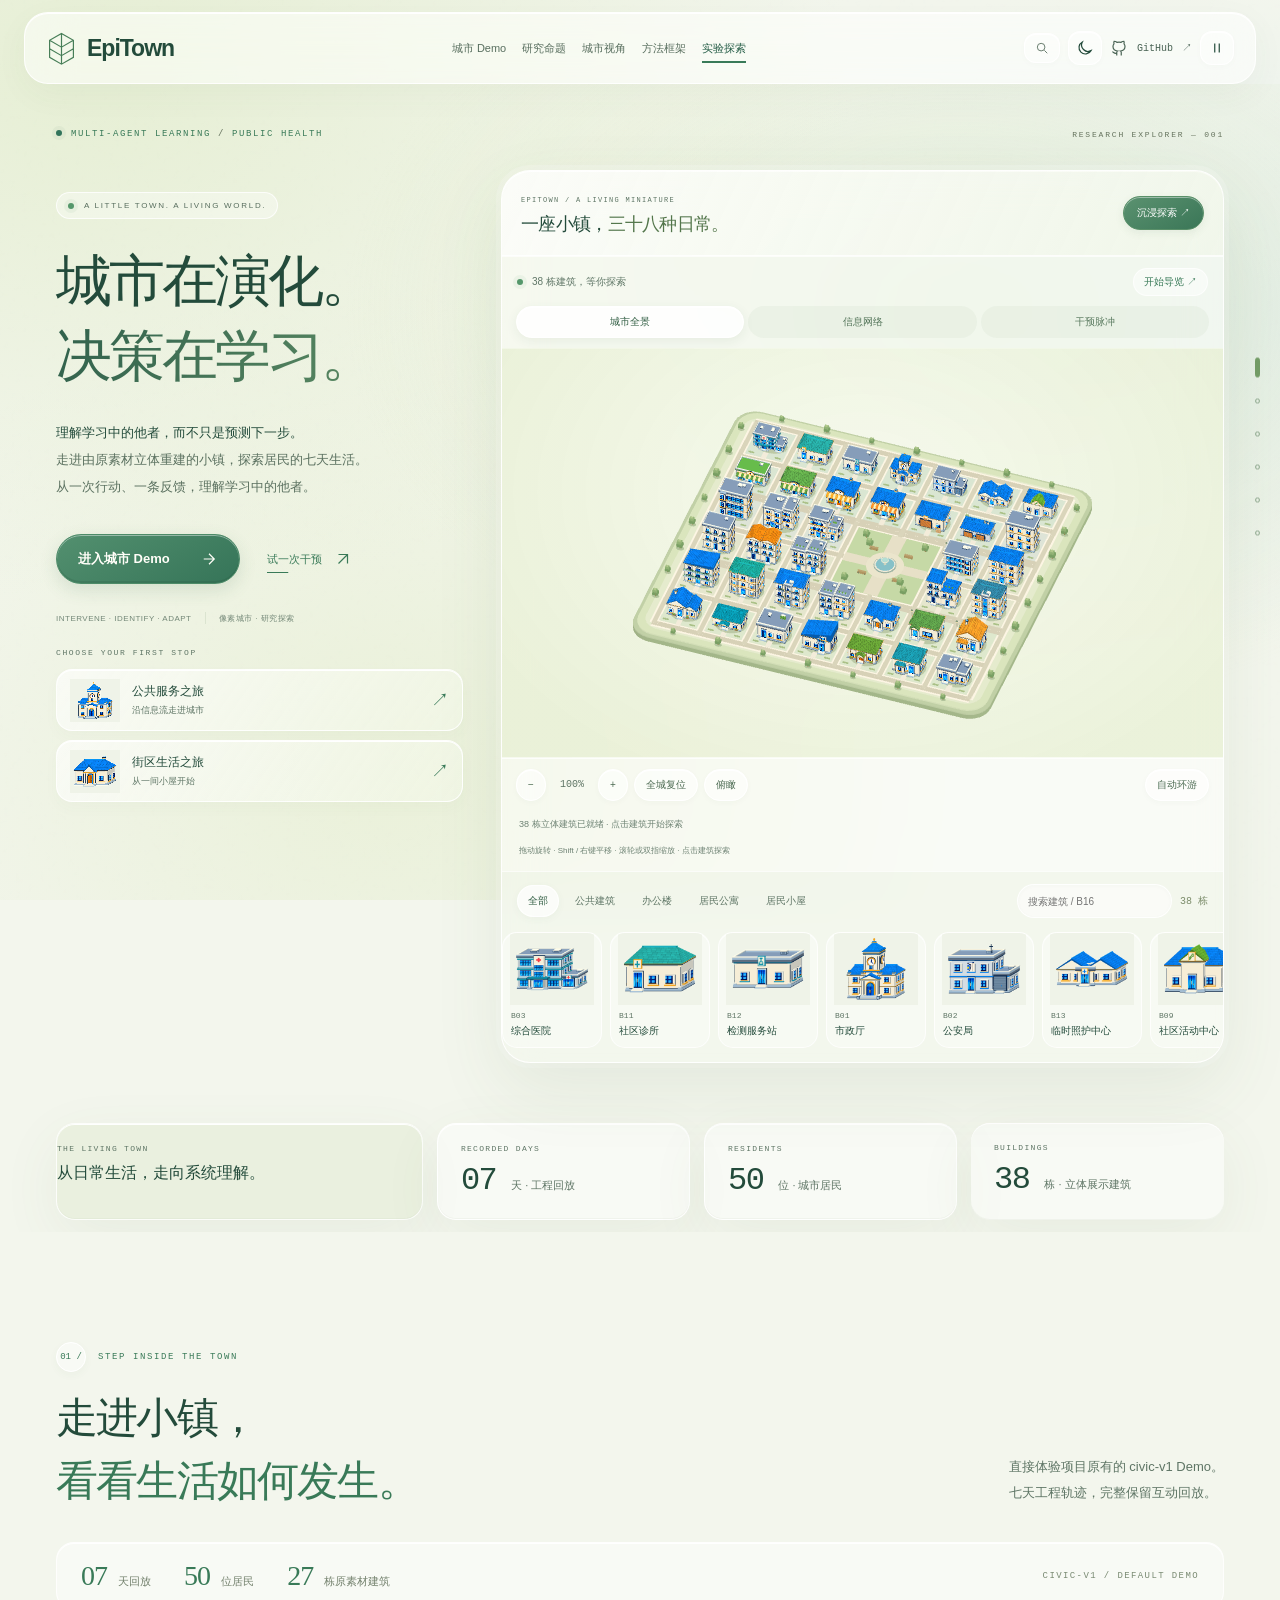
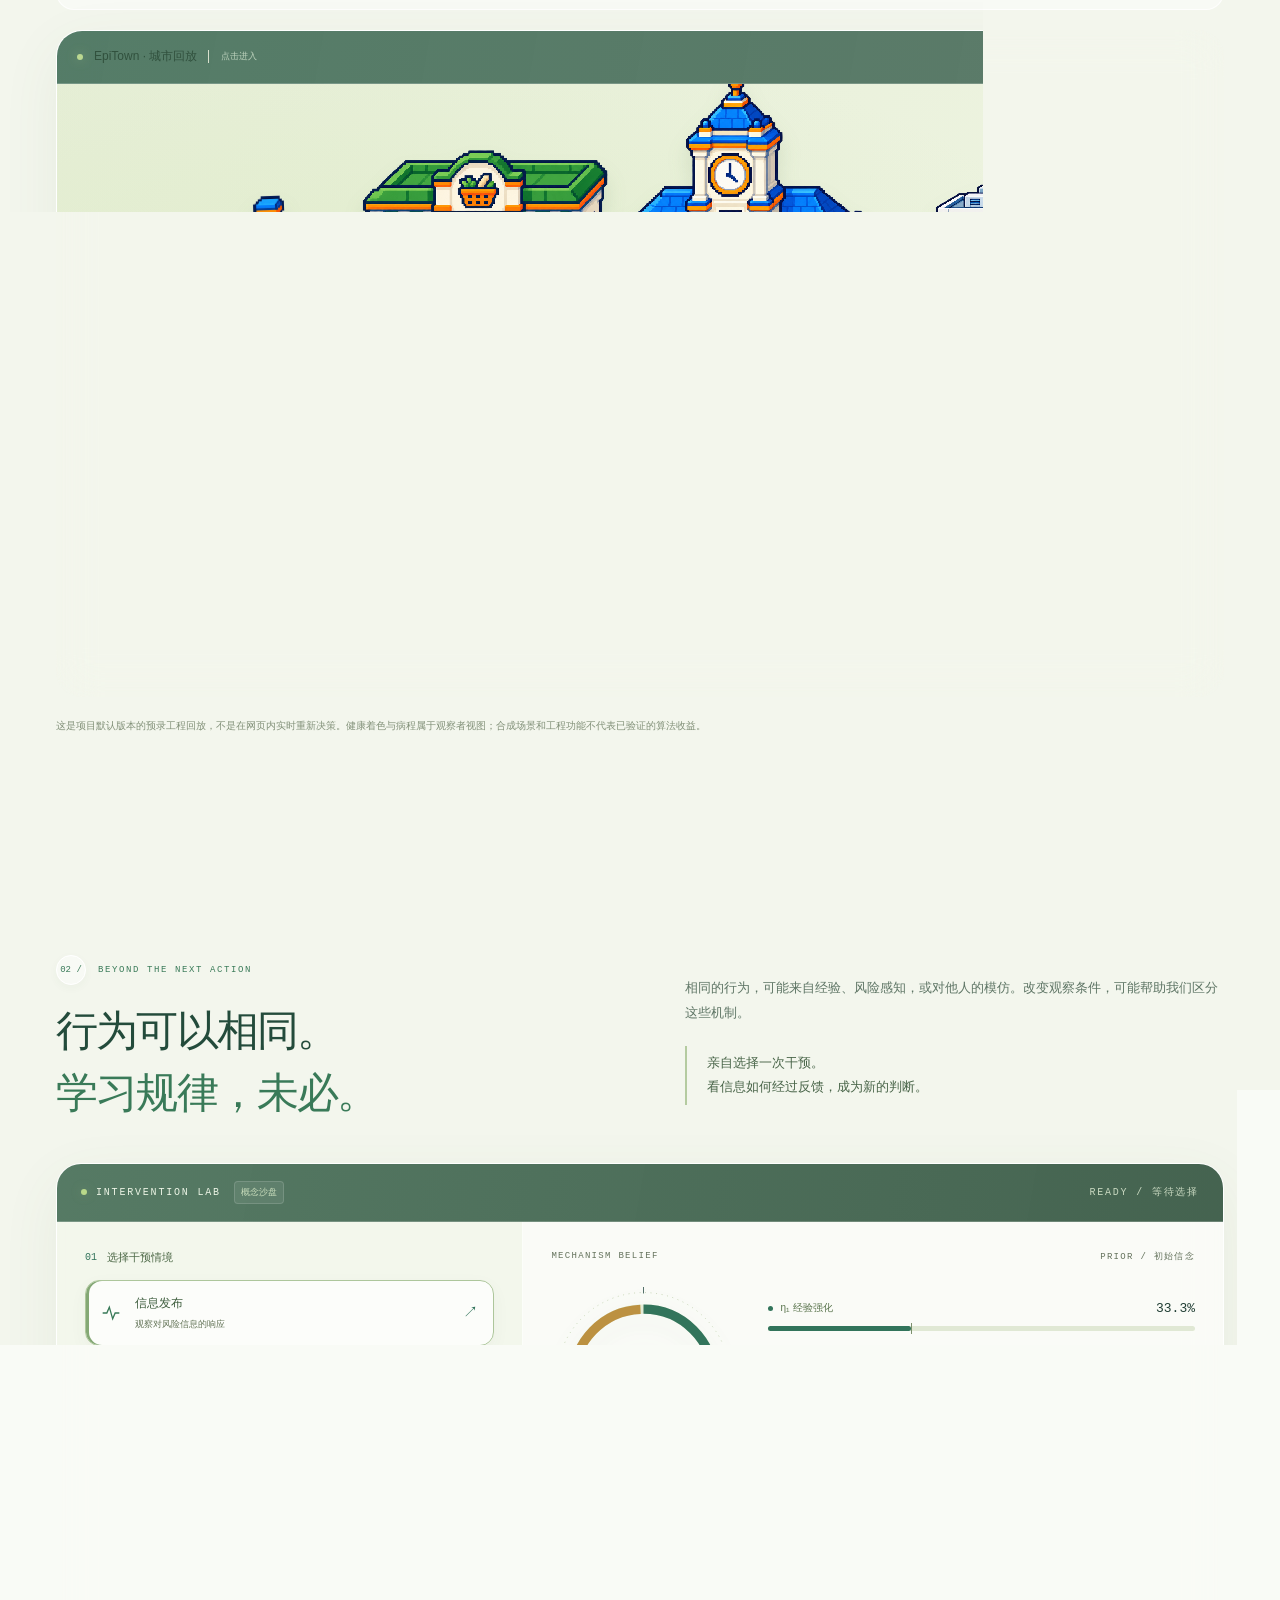
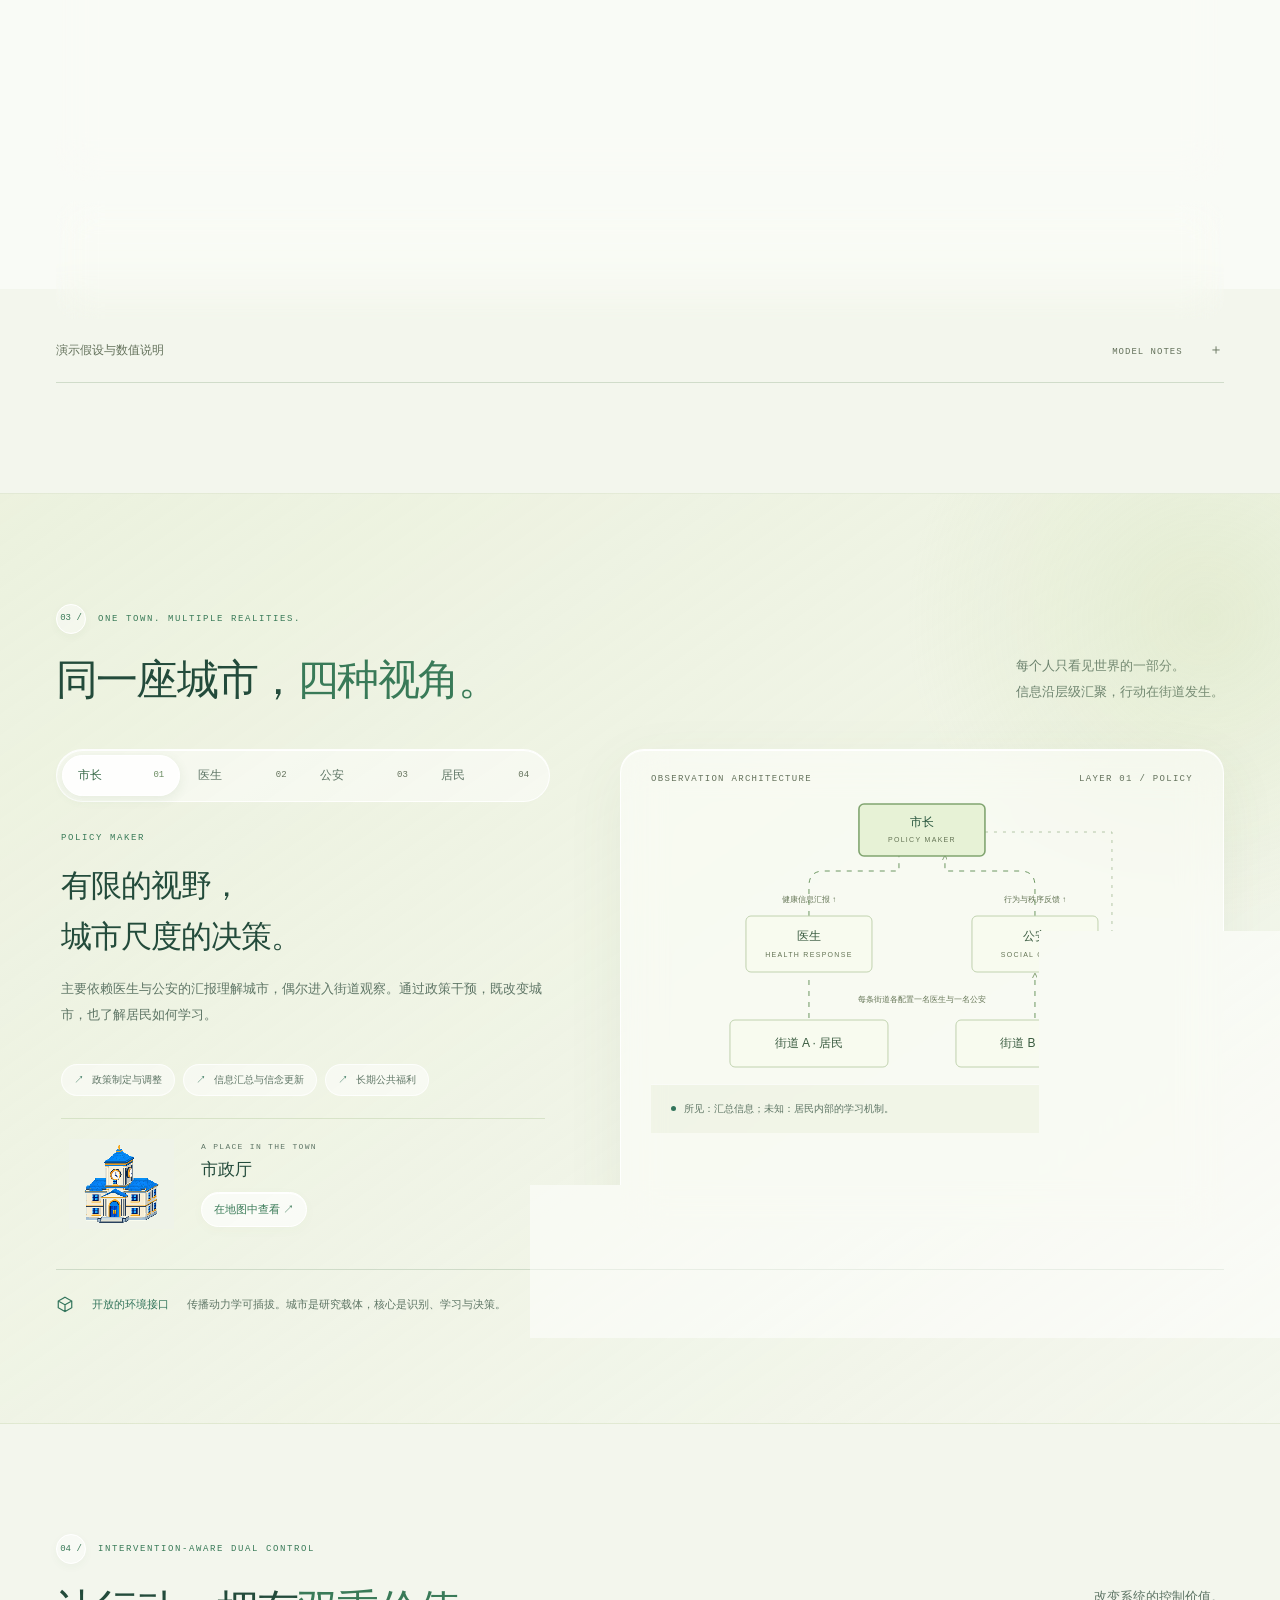
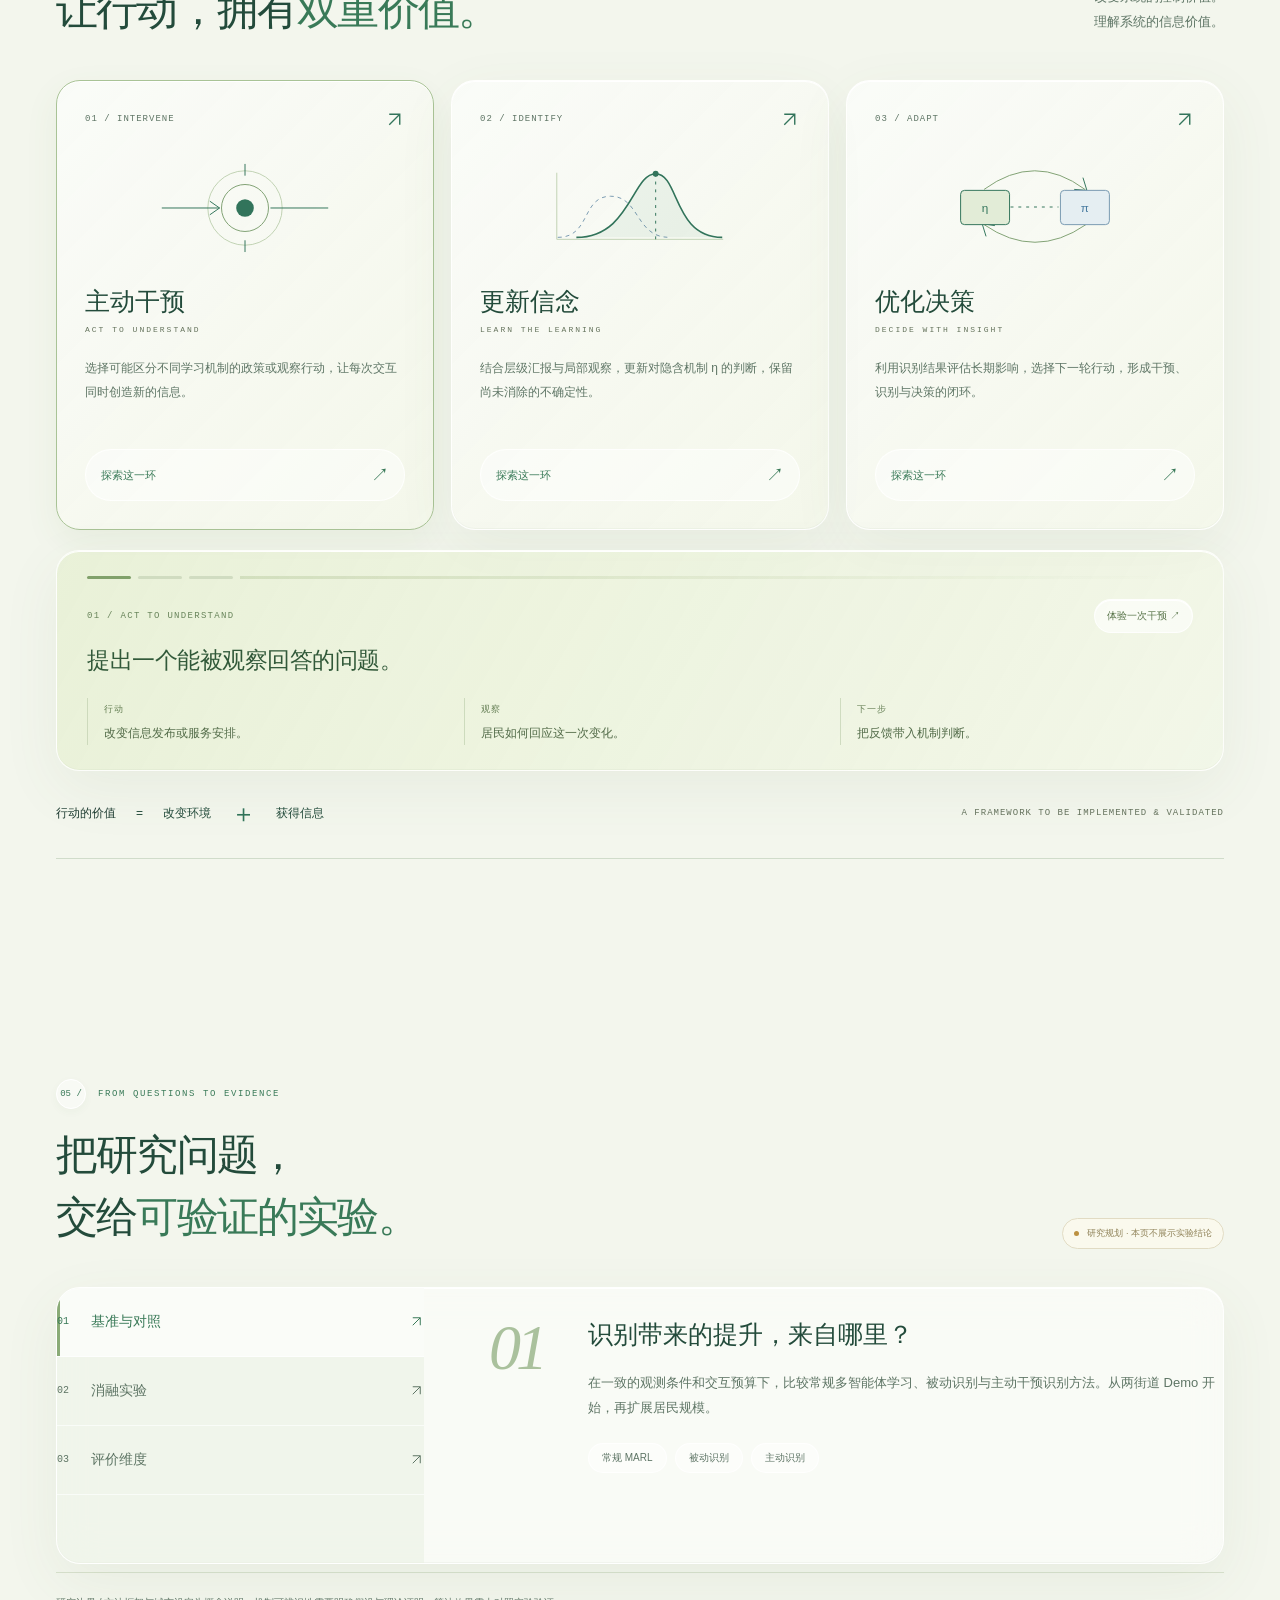
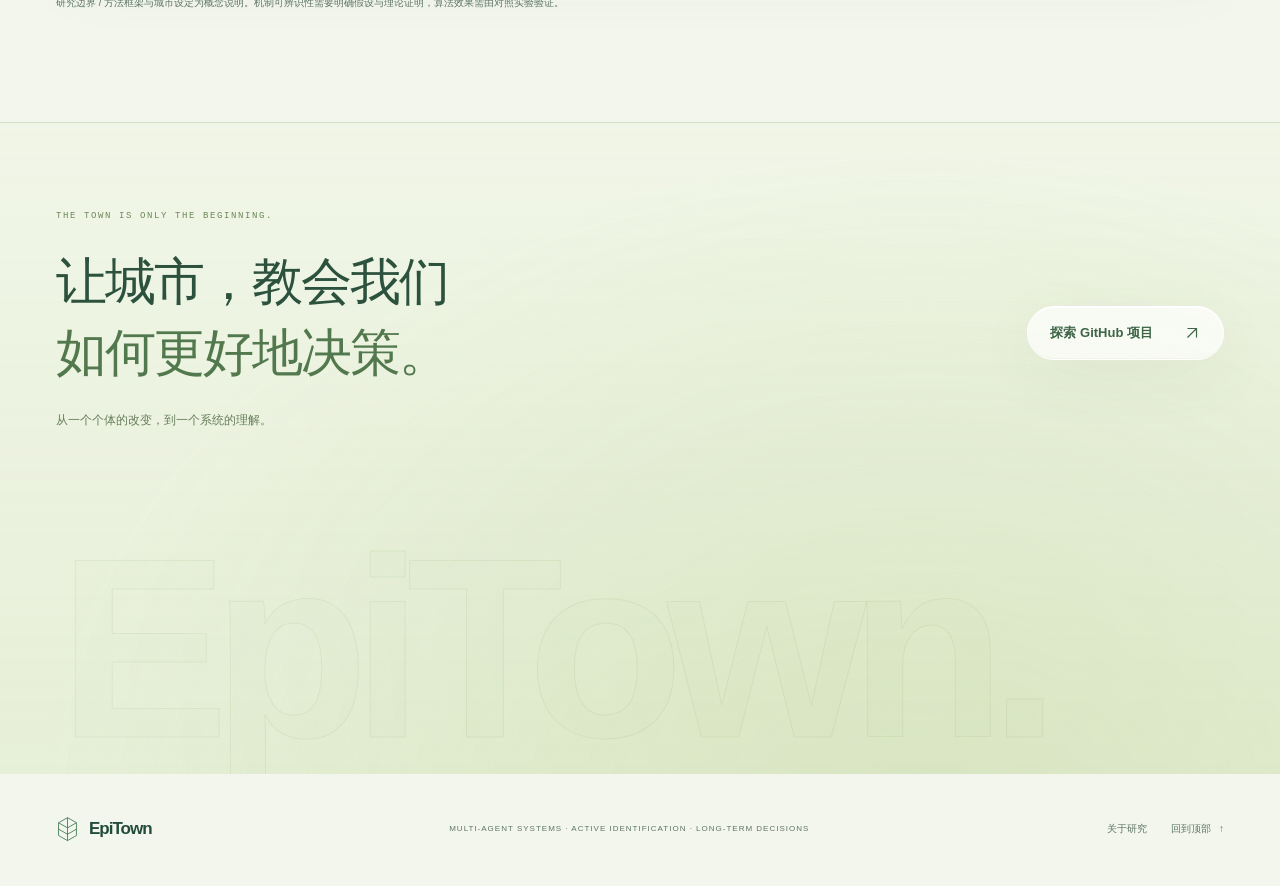
<file: index.html>
<!doctype html>
<html lang="zh-CN">
<head>
  <meta charset="utf-8">
  <meta name="viewport" content="width=device-width, initial-scale=1">
  <meta name="theme-color" content="#f7f8ef">
  <meta name="description" content="EpiTown：在一座持续学习的城市里，探索主动干预、隐藏学习规律识别与长期公共卫生决策。">
  <meta property="og:title" content="EpiTown — A city that learns">
  <meta property="og:description" content="理解学习中的他者。公共卫生多智能体研究的像素小镇、原始工程回放与交互式研究沙盘。">
  <meta property="og:type" content="website">
  <title>EpiTown — 城市在演化，决策在学习</title>
  <link rel="icon" href="data:image/svg+xml,%3Csvg xmlns='http://www.w3.org/2000/svg' viewBox='0 0 40 40'%3E%3Crect width='40' height='40' rx='10' fill='%230d201e'/%3E%3Cpath d='M10 29V14l10-6 10 6v15H10m10-21v21m-10-9 10 5 10-5' fill='none' stroke='%2379efc2' stroke-width='2'/%3E%3C/svg%3E">
  <style>
    :root{--bg:#080f16;--panel:#0d1720;--panel2:#111f28;--text:#e8ede9;--soft:#9baeb4;--muted:#758991;--line:#26363d;--green:#79efc2;--blue:#8db9ff;--peach:#f5ad84;--max:1380px;color-scheme:dark}
    *{box-sizing:border-box}html{scroll-behavior:smooth;scroll-padding-top:100px}body{margin:0;background:var(--bg);color:var(--text);font-family:Inter,"Segoe UI","PingFang SC","Microsoft YaHei",sans-serif;-webkit-font-smoothing:antialiased}body::before{content:"";position:fixed;inset:0;z-index:-1;pointer-events:none;background-image:url("data:image/svg+xml,%3Csvg viewBox='0 0 180 180' xmlns='http://www.w3.org/2000/svg'%3E%3Cfilter id='n'%3E%3CfeTurbulence type='fractalNoise' baseFrequency='.85' numOctaves='3' stitchTiles='stitch'/%3E%3C/filter%3E%3Crect width='100%25' height='100%25' opacity='.035' filter='url(%23n)'/%3E%3C/svg%3E")}
    ::selection{background:var(--green);color:var(--bg)}a{color:inherit;text-decoration:none}button,input{font:inherit}button{color:inherit;cursor:pointer}button,a{-webkit-tap-highlight-color:transparent}button:focus-visible,a:focus-visible{outline:2px solid var(--green);outline-offset:5px}button:disabled{cursor:wait;opacity:.6}button{touch-action:manipulation}svg{display:block}svg.icon{width:18px;height:18px;fill:none;stroke:currentColor;stroke-width:1.6;flex-shrink:0}p{color:var(--soft);font-size:15px;line-height:1.95}h1,h2,h3,p{margin-top:0}h2{font-size:clamp(31px,3.25vw,48px);line-height:1.5;letter-spacing:-1.7px;font-weight:520}h3{font-weight:500}em{font-style:normal;color:var(--green)}.wrap{width:calc(100% - 112px);max-width:var(--max);margin-inline:auto}.mono{font-family:"SFMono-Regular",Consolas,"Liberation Mono",monospace}.eyebrow{font-family:Consolas,monospace;font-size:10px;letter-spacing:2px;font-weight:400;line-height:1.8;color:var(--green)}.eyebrow .dim{color:var(--muted)}.dot{display:inline-block;width:6px;height:6px;border-radius:100%;background:var(--green);box-shadow:0 0 12px #79efc260;margin-right:9px}.skip{position:fixed;top:-80px;left:20px;z-index:100;padding:16px;background:var(--green);color:var(--bg)}.skip:focus{top:12px}.screen-reader{position:absolute;width:1px;height:1px;padding:0;margin:-1px;overflow:hidden;clip:rect(0,0,0,0);white-space:nowrap;border:0}[hidden]{display:none!important}
    .progress{position:fixed;z-index:99;left:0;top:0;height:2px;background:var(--green);width:0;box-shadow:0 0 14px #79efc2}
    header{position:sticky;top:0;z-index:30;background:#080f16e8;backdrop-filter:blur(18px);border-bottom:1px solid #ffffff0a}.header-inner{height:86px;display:flex;align-items:center;justify-content:space-between;gap:30px}.brand{display:flex;align-items:center;gap:10px;font-size:24px;letter-spacing:-.8px;font-weight:600}.brand-icon{width:31px;height:34px;stroke:var(--green);fill:none;stroke-width:1.4}.brand small{font-family:Consolas,monospace;font-size:8px;letter-spacing:1.7px;font-weight:400;line-height:1.5;color:var(--muted);border-left:1px solid var(--line);margin-left:9px;padding-left:18px}.desktop-nav{display:flex;gap:28px;font-size:12px;color:var(--soft)}.desktop-nav a{position:relative;transition:color .2s}.desktop-nav a:hover,.desktop-nav a[aria-current]{color:var(--green)}.header-actions{display:flex;gap:18px;align-items:center}.github-link{font-family:Consolas,monospace;font-size:11px;display:flex;align-items:center;gap:9px;color:#c4cdd0}.icon-button{display:grid;place-items:center;background:none;border:1px solid var(--line);width:36px;height:36px;border-radius:50%;transition:color .2s,border .2s}.icon-button:hover{color:var(--green);border-color:var(--green)}.menu-toggle{display:none}.mobile-nav{padding:10px 24px 24px;display:grid;gap:0}.mobile-nav a{padding:13px 0;border-top:1px solid var(--line);font-size:14px}
    .hero{position:relative;isolation:isolate;padding-top:66px;overflow:hidden}.hero::before{content:"";position:absolute;width:900px;height:750px;top:-170px;right:-280px;background:radial-gradient(ellipse,#1b65542b,transparent 65%);z-index:-1}.hero-topline{display:flex;justify-content:space-between;align-items:center;color:var(--muted);font-size:10px;letter-spacing:1.5px}.hero-layout{display:grid;grid-template-columns:.92fr 1.18fr;align-items:center;min-height:665px;gap:0}.hero-copy{position:relative;z-index:2;padding:38px 0 65px}.hero-kicker{font-size:11px;color:var(--soft);letter-spacing:3px;margin-bottom:26px}.hero h1{font-size:clamp(45px,4.65vw,70px);font-weight:500;line-height:1.35;letter-spacing:-3px;margin-bottom:24px}.hero h1 em{display:block;position:relative;background:linear-gradient(110deg,#c2f6db 0%,#79efc2 70%,#4ba78f 100%);-webkit-background-clip:text;background-clip:text;color:transparent}.hero .lead{font-size:14px;line-height:2.05;max-width:430px;color:#9baeb4}.hero .lead strong{color:#dae3e1;font-weight:400}.actions{display:flex;align-items:center;gap:27px;margin-top:34px}.button{border:1px solid var(--green);background:var(--green);color:#092018;display:inline-flex;gap:30px;align-items:center;justify-content:center;font-size:13px;padding:17px 22px;border-radius:5px;font-weight:600;transition:background .2s,transform .2s,box-shadow .2s}.button:hover{background:#b0f8da;transform:translateY(-2px);box-shadow:0 10px 30px #79efc214}.text-link{display:inline-flex;align-items:center;gap:12px;font-size:12px;color:#c4d1cf}.text-link:hover{color:var(--green)}.hero-footnote{display:flex;align-items:center;gap:13px;color:var(--muted);font-size:10px;margin-top:35px}.hero-footnote i{height:12px;width:1px;background:var(--line)}.hero-visual{position:relative;min-width:0;align-self:stretch;display:flex;align-items:center;margin:0 -55px 0 -30px;isolation:isolate}.hero-visual::before{content:"";position:absolute;inset:5% -6% 10%;background:radial-gradient(ellipse,#14463f30,transparent 68%);z-index:-1}.city-stage{width:100%;transition:transform .5s ease;transform:translate3d(var(--px,0),var(--py,0),0)}.city-scene{width:100%;height:auto;overflow:visible}.scene-tag{position:absolute;top:50px;left:56px;display:flex;align-items:center;gap:10px;font:9px Consolas,monospace;color:var(--soft);letter-spacing:1px}.scene-tag::before{content:"";display:block;width:22px;height:1px;background:var(--green)}.scene-coordinate{position:absolute;right:30px;top:49px;font:8px Consolas,monospace;color:var(--muted);letter-spacing:2px;text-align:right;line-height:1.9}.scene-note{position:absolute;bottom:93px;left:60px;background:#0e1d24b8;backdrop-filter:blur(12px);border:1px solid #36504b;border-radius:5px;padding:14px 18px;min-width:185px;box-shadow:0 12px 35px #0003}.scene-note-top{display:flex;align-items:center;gap:9px;font-size:9px;color:var(--green);letter-spacing:.7px}.scene-note p{font-size:11px;margin:8px 0 0;color:#d4dddc;line-height:1.7}.scene-note small{display:block;font-size:8px;color:var(--muted);margin-top:5px}.scene-controls{display:flex;position:absolute;bottom:30px;left:50%;transform:translateX(-50%);padding:5px;border:1px solid #32423f;background:#101d23dc;border-radius:7px;gap:3px;white-space:nowrap;backdrop-filter:blur(12px)}.scene-controls button{border:0;background:none;color:var(--soft);font-size:10px;border-radius:3px;padding:10px 13px;display:flex;align-items:center;gap:7px}.scene-controls button svg{width:13px;height:13px}.scene-controls button[aria-pressed=true]{color:var(--green);background:#79efc212}.scene-controls button:hover{color:var(--text)}.scene-label{position:absolute;right:40px;bottom:102px;writing-mode:vertical-rl;font:8px Consolas,monospace;letter-spacing:2px;color:#526f70}
    .index-strip{display:grid;grid-template-columns:1.2fr repeat(3,1fr);border-top:1px solid var(--line);border-bottom:1px solid var(--line);padding:26px 0 28px}.index-strip>div{border-right:1px solid var(--line);padding:0 35px}.index-strip>div:first-child{padding-left:0}.index-strip>div:last-child{border:0}.index-strip .label{font-size:9px;color:var(--muted);letter-spacing:1.8px;margin-bottom:9px}.index-strip strong{font:32px Consolas,monospace;letter-spacing:-1.5px}.index-strip span{font-size:11px;color:var(--soft);margin-left:15px}.index-strip .research-tag{font-size:16px;font-weight:400;line-height:1.6;letter-spacing:0}
    .section{padding:112px 0}.section-head{display:flex;justify-content:space-between;gap:50px;align-items:flex-end;margin-bottom:46px}.section-head h2{margin:17px 0 0}.section-head>p{font-size:12px;max-width:340px;margin:0 0 7px}.section-number{color:#516b72;margin-right:20px}.question{display:grid;grid-template-columns:1fr 1fr;gap:92px;align-items:center}.question h2{margin:20px 0 26px}.question>div>p{font-size:13px;max-width:470px}.callout{border-left:2px solid var(--green);padding:5px 0 5px 19px;margin-top:28px;color:#c4d2ce;font-size:13px;line-height:1.9}.belief-demo{position:relative;border:1px solid var(--line);border-radius:10px;padding:29px 32px;background:linear-gradient(145deg,#14242a99,#0d1720aa);box-shadow:0 20px 65px #0002}.panel-topline{display:flex;justify-content:space-between;align-items:center;gap:15px;font:9px Consolas,monospace;color:var(--muted);letter-spacing:1.3px}.panel-topline .panel-light{display:flex;gap:5px}.panel-light i{width:4px;height:4px;background:#3b535a;border-radius:50%}.panel-light i:first-child{background:var(--green)}.belief-demo h3{font-size:17px;margin:29px 0 7px}.belief-subtitle{font-size:11px;color:var(--muted);margin-bottom:28px}.belief-bars{display:grid;gap:21px}.belief-row{display:grid;grid-template-columns:100px 1fr 34px;gap:12px;align-items:center;font-size:11px;color:var(--soft)}.bar-track{height:7px;border-radius:10px;background:#23333c;overflow:hidden}.bar-fill{height:100%;width:var(--value);background:var(--green);border-radius:10px;transition:width .8s cubic-bezier(.2,.7,.2,1)}.belief-row:nth-child(2) .bar-fill{background:var(--blue)}.belief-row:nth-child(3) .bar-fill{background:var(--peach)}.bar-value{text-align:right;font:11px Consolas,monospace;color:#cad9d9}.belief-switch{display:flex;margin-top:31px;border:1px solid #2d4248;border-radius:5px;padding:4px;gap:4px}.belief-switch button{flex:1;border:0;background:none;font-size:11px;color:var(--soft);padding:11px 7px;border-radius:3px;transition:background .2s}.belief-switch button[aria-pressed=true]{background:#294038;color:#b7f3d6}.belief-switch button:hover{color:var(--text)}.belief-caption{min-height:44px;margin:18px 0 0;font-size:11px;line-height:1.8}.demo-disclaimer{font-size:9px!important;color:#7e939b!important;border-top:1px solid var(--line);padding-top:16px;margin:16px 0 0!important;line-height:1.7!important}
    .town-section{position:relative;background:linear-gradient(180deg,#101d23b3,#0a131b);border-block:1px solid #23343b;overflow:hidden}.town-section::before{content:"";position:absolute;right:-250px;top:-200px;width:650px;height:650px;border-radius:50%;background:radial-gradient(circle,#244f3d29,transparent 65%);pointer-events:none}.role-layout{display:grid;grid-template-columns:.9fr 1.1fr;gap:70px}.role-tabs{display:grid;grid-template-columns:repeat(4,1fr);gap:6px;border-bottom:1px solid var(--line);padding-bottom:20px}.role-tabs button{background:none;border:1px solid transparent;border-radius:5px;padding:15px 12px;text-align:left;display:flex;justify-content:space-between;align-items:center;color:var(--soft);font-size:12px;transition:background .2s}.role-tabs small{font:9px Consolas,monospace;color:var(--muted)}.role-tabs button[aria-selected=true]{background:#79efc211;border-color:#5b94794d;color:var(--green)}.role-tabs button:hover{background:#ffffff07}.role-panel{padding-top:28px;min-height:313px}.role-panel .eyebrow{font-size:9px}.role-panel h3{font-size:24px;letter-spacing:-.6px;line-height:1.65;margin:14px 0}.role-panel p{font-size:12px;min-height:70px}.role-list{list-style:none;padding:0;margin:18px 0 0;display:flex;flex-wrap:wrap;gap:8px}.role-list li{padding:8px 10px;border:1px solid #2a4145;border-radius:3px;font-size:10px;color:#b3c6c4}.role-list li::before{content:"↗";margin-right:8px;color:var(--green)}.network-panel{border:1px solid #30444a;border-radius:8px;padding:24px 30px;background:#0a141c9c;min-height:410px;position:relative;overflow:hidden}.network-panel::after{content:"";position:absolute;inset:0;background-image:radial-gradient(#688a8130 .6px,transparent .6px);background-size:18px 18px;pointer-events:none;z-index:0}.network-panel>*{position:relative;z-index:1}.hierarchy{width:100%;height:300px;overflow:visible}.hierarchy text{font-family:"Segoe UI","Microsoft YaHei",sans-serif}.hierarchy .node-bg{fill:#14242c;stroke:#3e535a;stroke-width:1}.hierarchy .node-name{fill:#afc1c6;font-size:12px}.hierarchy .node-en{fill:#789097;font-size:7px;letter-spacing:1.3px}.hierarchy .flow-link{fill:none;stroke:#4c786b;stroke-width:1;stroke-dasharray:4 6;animation:dash 8s linear infinite}.hierarchy .node.active .node-bg{fill:#18372f;stroke:var(--green)}.hierarchy .node.active .node-name{fill:var(--green)}.network-caption{display:flex;align-items:center;gap:8px;font-size:10px;color:var(--soft);border-top:1px solid var(--line);padding-top:15px}.network-caption::before{content:"";width:5px;height:5px;background:var(--green);border-radius:50%}.town-bottom{display:flex;gap:18px;align-items:center;border-top:1px solid var(--line);padding-top:25px;margin-top:40px;font-size:11px;color:var(--muted)}.town-bottom b{font-weight:400;color:var(--green);white-space:nowrap}.town-bottom .icon{color:var(--green)}
    .method-headline{max-width:730px}.method-section .section-head p{max-width:270px}.method-grid{display:grid;grid-template-columns:repeat(3,1fr);border:1px solid var(--line);border-radius:8px;overflow:hidden}.method-card{position:relative;padding:31px 32px 36px;border-right:1px solid var(--line);background:linear-gradient(145deg,#11202788,transparent);transition:background .25s}.method-card:last-child{border-right:0}.method-card:hover{background:#13252b}.method-step{display:flex;justify-content:space-between;align-items:center;color:var(--muted);font:11px Consolas,monospace}.method-step .icon{color:var(--green);width:21px;height:21px}.method-visual{height:105px;display:flex;align-items:center;justify-content:center;margin:20px 0 10px}.method-visual svg{height:93px;width:200px;overflow:visible}.method-card h3{font-size:23px;margin-bottom:5px}.method-card .eyebrow{font-size:8px;letter-spacing:2px;color:var(--muted)}.method-card p{font-size:12px;margin-top:20px;margin-bottom:0;min-height:70px}.method-equation{display:flex;justify-content:space-between;align-items:center;gap:30px;padding:28px 0;border-bottom:1px solid var(--line)}.equation{display:flex;align-items:center;flex-wrap:wrap;gap:20px;font-size:12px;color:var(--soft)}.equation b{color:var(--text);font-weight:500}.equation .plus{font:25px Consolas,monospace;color:var(--green)}.method-equation>.mono{font-size:9px;letter-spacing:1px;color:var(--muted)}
    .experiments{padding-top:5px}.status{display:inline-flex;align-items:center;gap:8px;padding:8px 11px;border:1px solid #384843;border-radius:30px;font-size:9px;color:#b8c7c3;white-space:nowrap}.status i{width:5px;height:5px;background:var(--peach);border-radius:50%}.experiment-layout{display:grid;grid-template-columns:1fr 2fr;gap:65px;border-top:1px solid var(--line)}.experiment-tabs{display:grid;align-content:start}.experiment-tabs button{border:0;background:none;text-align:left;padding:25px 0;border-bottom:1px solid var(--line);display:flex;align-items:center;gap:22px;color:var(--muted);font-size:14px}.experiment-tabs button small{font:10px Consolas,monospace}.experiment-tabs button .icon{margin-left:auto;width:15px;height:15px}.experiment-tabs button[aria-selected=true]{color:var(--green)}.experiment-content{padding:28px 0 0;display:grid;grid-template-columns:75px 1fr;gap:24px;min-height:275px}.big-number{font:64px Consolas,monospace;line-height:1;color:#36504c;letter-spacing:-5px}.experiment-content h3{font-size:23px;margin-bottom:17px;line-height:1.5}.experiment-content p{font-size:12px;margin-bottom:22px}.tags{display:flex;gap:8px;flex-wrap:wrap}.tags span{border:1px solid #2b3f45;border-radius:3px;padding:7px 10px;font-size:10px;color:#9db3b8}.experiment-note{font-size:10px;color:var(--muted);line-height:1.8;border-top:1px solid var(--line);padding-top:21px;margin-top:8px}
    .closing{overflow:hidden;position:relative;padding:85px 0 0;background:radial-gradient(ellipse at 50% 100%,#2b624d30,transparent 70%);border-top:1px solid var(--line)}.closing .wrap{position:relative}.closing-top{display:flex;justify-content:space-between;align-items:center;gap:30px}.closing h2{font-size:clamp(34px,4.5vw,68px);line-height:1.4;letter-spacing:-2px;margin:22px 0 20px}.closing p{font-size:12px;margin:0 0 25px}.closing .button{padding:17px 22px}.closing-word{font-family:"Segoe UI",Arial,sans-serif;font-size:clamp(110px,20vw,300px);letter-spacing:-.075em;font-weight:600;line-height:.98;color:#ffffff04;-webkit-text-stroke:1px #486d5b55;margin:35px 0 -12px;white-space:nowrap;user-select:none}.footer{padding:31px 0;border-top:1px solid var(--line);display:flex;align-items:center;justify-content:space-between;gap:24px}.footer .brand{font-size:17px}.footer .brand-icon{width:23px;height:27px}.footer-text{font-size:9px;color:var(--muted);letter-spacing:.3px}.footer-links{display:flex;align-items:center;gap:24px;font-size:10px;color:#a2b3b6}.footer-links a{display:flex;align-items:center;gap:8px}.footer-links a:hover{color:var(--green)}.footer-links svg{width:13px;height:13px}
    .reveal{transition:opacity .7s,transform .7s}.reveal.pending{opacity:0;transform:translateY(24px)}.motion-paused *,.motion-paused *::before,.motion-paused *::after{animation-play-state:paused!important}.motion-paused .city-stage{transform:none!important}.motion-paused .bar-fill{transition:none}@keyframes dash{to{stroke-dashoffset:-80}}
    @media(min-width:1600px){.hero-layout{min-height:730px}.hero h1{font-size:74px}.hero-visual{margin-right:-30px}.scene-note{bottom:110px}}
    @media(max-width:1150px){.wrap{width:calc(100% - 72px)}.desktop-nav{gap:19px}.brand small{display:none}.hero{padding-top:42px}.hero-layout{min-height:610px;grid-template-columns:1fr 1.15fr}.hero h1{font-size:49px;letter-spacing:-2px}.hero-visual{margin-right:-32px;margin-left:-18px}.scene-note{left:30px;bottom:85px}.scene-coordinate{right:22px}.scene-tag{left:35px;top:65px;font-size:8px}.scene-controls{bottom:22px}.scene-controls button{padding:9px 10px;font-size:9px}.scene-label{display:none}.question{gap:45px}.role-layout{gap:40px}.belief-demo{padding:25px}.index-strip>div{padding-inline:22px}.index-strip span{margin-left:8px}.method-card{padding:25px}.role-tabs button{padding:13px 8px}.experiment-layout{gap:40px}.experiment-content{grid-template-columns:50px 1fr}.big-number{font-size:50px}.network-panel{padding:23px}.header-actions{gap:12px}}
    @media(max-width:900px){.desktop-nav{gap:15px;font-size:11px}.hero h1{font-size:42px}.hero .lead{font-size:12px}.hero-layout{min-height:540px}.hero-copy{padding:35px 0}.actions{gap:18px}.button{padding:15px 17px;gap:20px;font-size:12px}.text-link{font-size:11px;gap:6px}.hero-topline>span:last-child{display:none}.scene-note{bottom:55px;left:20px;padding:12px;min-width:165px}.scene-tag{top:70px;left:22px}.scene-coordinate{display:none}.scene-controls{bottom:4px}.index-strip{grid-template-columns:1.1fr 1fr 1fr 1fr}.index-strip>div{padding-inline:14px}.index-strip span{display:block;margin:5px 0 0;font-size:10px}.index-strip strong{font-size:29px}.index-strip .research-tag{font-size:13px}.section{padding-block:85px}.question{gap:30px}.belief-row{grid-template-columns:82px 1fr 28px;font-size:10px;gap:8px}.belief-demo{padding:23px}.role-layout{gap:27px;grid-template-columns:1fr 1fr}.role-panel h3{font-size:21px}.role-tabs small{display:none}.network-panel{padding:22px 18px}.section-head{gap:30px}.section-head>p{max-width:250px;font-size:11px}.method-card{padding:25px 20px}.method-equation>.mono{display:none}.experiment-layout{gap:32px}.experiment-content{gap:15px}.experiment-content h3{font-size:21px}.experiments{padding-top:0}.closing-top{align-items:flex-end}.footer-text{font-size:8px}}
    @media(max-width:700px){html{scroll-padding-top:85px}.wrap{width:calc(100% - 40px)}.header-inner{height:73px;gap:15px}.brand{font-size:22px}.brand-icon{width:28px}.desktop-nav{display:none}.github-link{font-size:10px}.header-actions{gap:11px}.icon-button{width:32px;height:32px}.menu-toggle{display:grid}.hero{padding-top:31px}.hero-topline .eyebrow{font-size:8px;letter-spacing:1.3px}.hero-layout{display:flex;flex-direction:column;gap:0;min-height:0}.hero-copy{align-self:stretch;padding:39px 0 0}.hero-kicker{font-size:10px;letter-spacing:2px;margin-bottom:18px}.hero h1{font-size:clamp(40px,9vw,58px);line-height:1.4;letter-spacing:-1.8px;margin-bottom:20px}.hero .lead{font-size:13px;max-width:430px}.actions{margin-top:26px;gap:25px}.hero-footnote{margin-top:25px;font-size:9px}.hero-visual{align-self:stretch;margin:8px -18px 0;min-height:390px}.city-stage{padding:30px 0 45px}.scene-tag{top:24px;left:28px}.scene-note{left:26px;bottom:62px;padding:11px 13px;min-width:155px}.scene-note p{font-size:10px}.scene-note-top{font-size:8px}.scene-note small{font-size:7px}.scene-controls{bottom:9px}.scene-controls button{font-size:10px;padding:10px 11px}.index-strip{grid-template-columns:repeat(2,1fr);row-gap:25px;margin-top:20px;padding:25px 0}.index-strip>div{padding:0 23px!important}.index-strip>div:nth-child(odd){padding-left:0!important}.index-strip>div:nth-child(2){border-right:0}.index-strip .research-tag{font-size:16px}.index-strip strong{font-size:31px}.index-strip span{display:inline;margin-left:9px}.index-strip .label{font-size:8px}.section{padding:68px 0}.question{grid-template-columns:1fr;gap:36px}.question h2{font-size:32px;margin:15px 0 21px}.question>div>p{font-size:13px;max-width:none}.callout{font-size:12px;margin-top:24px}.belief-demo{padding:26px}.belief-row{grid-template-columns:90px 1fr 28px;font-size:11px}.belief-caption{min-height:40px}.section-head{display:block;margin-bottom:30px}.section-head h2{font-size:32px;margin-top:14px}.section-head>p{max-width:none;font-size:12px;margin:20px 0 0}.eyebrow{font-size:9px;letter-spacing:1.5px}.section-number{margin-right:10px}.role-layout{grid-template-columns:1fr;gap:25px}.role-tabs button{padding:14px 12px;font-size:13px}.role-tabs small{display:block}.role-panel{min-height:0;padding-top:27px}.role-panel h3{font-size:23px}.role-panel p{font-size:13px;min-height:0}.role-list{margin-top:21px}.network-panel{padding:22px 24px;min-height:0}.hierarchy{height:285px}.town-bottom{margin-top:26px;align-items:flex-start;font-size:10px;gap:12px;line-height:1.8}.town-bottom .icon{display:none}.method-grid{grid-template-columns:1fr}.method-card{padding:25px 27px;border-right:0;border-bottom:1px solid var(--line);display:grid;grid-template-columns:1fr 125px;column-gap:15px}.method-card:last-child{border-bottom:0}.method-step{grid-column:1/-1}.method-visual{grid-column:2;grid-row:2/5;width:125px;height:110px;margin:12px 0 0}.method-visual svg{width:125px}.method-card h3{grid-column:1;margin:25px 0 8px;font-size:24px}.method-card>.eyebrow{grid-column:1}.method-card p{grid-column:1/-1;min-height:0;margin-top:20px;font-size:12px}.method-equation{padding:20px 0}.equation{font-size:10px;gap:12px;line-height:1.8}.equation .plus{font-size:19px}.experiments{padding-top:0}.status{margin-top:20px}.experiment-layout{grid-template-columns:1fr;gap:20px}.experiment-tabs{grid-template-columns:repeat(3,1fr)}.experiment-tabs button{padding:19px 8px;font-size:11px;gap:8px;justify-content:center}.experiment-tabs button:first-child{padding-left:0;justify-content:flex-start}.experiment-tabs button:last-child{padding-right:0;justify-content:flex-end}.experiment-tabs button .icon{display:none}.experiment-tabs button[aria-selected=true]{border-bottom-color:var(--green)}.experiment-tabs button small{font-size:8px}.experiment-content{padding-top:10px;grid-template-columns:42px 1fr;min-height:245px;gap:17px}.big-number{font-size:44px}.experiment-content h3{font-size:20px}.experiment-content p{font-size:12px}.experiment-note{font-size:9px}.closing{padding-top:60px}.closing-top{display:block}.closing h2{font-size:37px;margin:19px 0}.closing p{font-size:11px}.closing .button{margin-top:5px}.closing-word{font-size:23vw;margin-top:40px;margin-bottom:-4px;letter-spacing:-.08em}.footer{flex-wrap:wrap;padding:25px 0;gap:21px}.footer-text{order:3;width:100%;font-size:8px;line-height:1.7}.footer-links{gap:17px}.reveal.pending{transform:translateY(15px)}}
    @media(max-width:380px){.header-actions .github-link{font-size:0;gap:0}.header-actions .github-link .icon{width:19px;height:19px}.header-actions{gap:9px}.brand{font-size:21px}.belief-demo{padding:22px}.panel-topline{font-size:8px;letter-spacing:.8px}.scene-controls button{padding:10px;font-size:9px}}
    @media(prefers-reduced-motion:reduce){html{scroll-behavior:auto}*,*::before,*::after{animation:none!important;transition:none!important}.city-stage{transform:none!important}.reveal.pending{opacity:1;transform:none}}
/* EPITOWN EXPLORER START */
.hero-visual.explorer-ready{display:flex;flex-direction:column;align-items:stretch;justify-content:center;min-width:0}
.explorer-map-viewport{position:relative;isolation:isolate;display:flex;flex-direction:column;width:100%;min-width:0}
.explorer-map-header{display:flex;align-items:center;justify-content:space-between;flex-wrap:wrap;gap:12px 16px;padding:18px 28px 6px;min-width:0}
.explorer-map-header .scene-tag{position:static;inset:auto;flex:1 1 210px;margin:0;font-size:8px;letter-spacing:.8px;line-height:1.7}
.explorer-map-header .explorer-toolbar{position:static;inset:auto;flex:none;margin:0;max-width:100%}
.explorer-map-surface{position:relative;display:flex;align-items:center;justify-content:center;flex:none;width:100%;min-width:0;aspect-ratio:9/7;overflow:hidden;perspective:1000px}
.explorer-map-surface #city-stage.explorer-stage{width:100%;margin:0;padding:0;flex:none}
.explorer-map-footer{display:flex;align-items:center;justify-content:center;flex-wrap:wrap;gap:12px 18px;padding:6px 28px 20px;min-width:0}
.explorer-map-footer .scene-controls{position:static;inset:auto;transform:none;width:fit-content;max-width:100%;margin:0}
.explorer-map-footer .explorer-hint{position:static;inset:auto;text-align:center;line-height:1.7;font-size:7px}
.explorer-map-viewport .scene-coordinate,.explorer-map-viewport .scene-label{display:none}
.explorer-details-dock{position:relative;flex:none;width:100%;padding:0 28px 24px;min-width:0;min-height:196px}
.explorer-ready .scene-note{display:none}
#city-stage.explorer-stage{transform:translate3d(var(--px,0),var(--py,0),0) rotateX(var(--explorer-tilt,0deg)) rotateZ(var(--explorer-rotation,0deg)) scale(var(--explorer-zoom,1));transform-origin:50% 53%;transition:transform .35s cubic-bezier(.2,.7,.2,1);cursor:grab;touch-action:pan-y}
#city-stage.explorer-stage.explorer-dragging{cursor:grabbing;transition:none;user-select:none}
body.motion-paused #city-stage.explorer-stage{transform:rotateX(var(--explorer-tilt,0deg)) rotateZ(var(--explorer-rotation,0deg)) scale(var(--explorer-zoom,1))!important}
.explorer-stage .city-building{cursor:pointer;outline:none}
.explorer-stage .city-building:hover,.explorer-stage .city-building:focus-visible{opacity:1!important;filter:brightness(1.45)!important}
.explorer-stage .city-building:focus-visible{filter:brightness(1.7) drop-shadow(0 0 5px #b3ffe2)!important}
.explorer-toolbar{position:absolute;right:28px;top:85px;z-index:5;display:flex;gap:5px;align-items:center;padding:5px;background:#0a171ee8;border:1px solid #34504e;border-radius:8px;backdrop-filter:blur(14px)}
.explorer-tool{width:31px;height:31px;display:grid;place-items:center;padding:0;border:0;background:transparent;border-radius:4px;color:#a1bdb9;font:18px Consolas,monospace;transition:background .2s,color .2s}
.explorer-tool:hover,.explorer-tool:focus-visible{color:#caffea;background:#79efc218}
.explorer-tool:disabled{cursor:default;opacity:.3}
.explorer-tool.explorer-expand{width:auto;padding:0 10px;font-size:10px;white-space:nowrap;color:#b8e9cf}
.explorer-zoom-label{font:9px Consolas,monospace;color:#8faaa5;min-width:32px;text-align:center}
.explorer-divider{height:18px;width:1px;background:#2b4346;margin:0 2px}
.explorer-inspector{position:static;inset:auto;width:auto;min-width:0;padding:18px 20px;background:linear-gradient(135deg,#152b29f2,#0c1b24f2);border:1px solid #47746366;border-radius:8px;box-shadow:0 10px 30px #0002}
.explorer-details-dock>.explorer-inspector{display:grid;grid-template-columns:minmax(0,.85fr) minmax(0,1.15fr);column-gap:22px;row-gap:9px;min-height:172px;align-content:start}
.explorer-details-dock .explorer-inspector-top{grid-column:1/-1;margin:0;min-height:22px}
.explorer-details-dock .explorer-inspector h3{grid-column:1;margin:0;font-size:16px;line-height:1.6;overflow-wrap:anywhere}
.explorer-details-dock .explorer-inspector p{grid-column:2;margin:0;font-size:11px;line-height:1.85;overflow-wrap:anywhere}
.explorer-details-dock .explorer-inspector-foot{grid-column:1/-1;display:block;margin:0;padding-top:10px;font-size:9px;line-height:1.7;overflow-wrap:anywhere}
.explorer-inspector-top{display:flex;align-items:center;justify-content:space-between;gap:12px;margin-bottom:9px}
.explorer-inspector-code{font:8px Consolas,monospace;letter-spacing:1.2px;color:#7be8bc}
.explorer-inspector-close{border:0;background:none;color:#90aaa7;padding:0;min-width:22px;min-height:22px;font-size:17px}
.explorer-inspector h3{font-size:15px;font-weight:500;line-height:1.5;margin:0 0 7px;color:#e1ede6}
.explorer-inspector p{font-size:10px;line-height:1.75;margin:0;color:#a1b9b7}
.explorer-inspector-foot{font-size:8px;line-height:1.6;color:#728f8f;padding-top:10px;margin-top:11px;border-top:1px solid #354e49}
.explorer-inspector.explorer-selected{border-color:#78caa66b}
.explorer-tooltip{position:fixed;z-index:90;pointer-events:none;padding:7px 10px;background:#10251fee;border:1px solid #75cba877;color:#caf6df;border-radius:4px;font-size:10px;line-height:1.5;max-width:210px;box-shadow:0 8px 25px #0004}
.explorer-hint{position:absolute;right:28px;bottom:81px;z-index:3;font:8px Consolas,monospace;letter-spacing:1px;line-height:1.7;text-align:right;color:#738f8c;pointer-events:none}
.explorer-dialog{color:#e8ede9;padding:0;border:1px solid #43675b;border-radius:14px;width:min(1240px,calc(100vw - 48px));max-width:none;max-height:calc(100dvh - 48px);background:radial-gradient(ellipse at 30% 45%,#1e4f3b55,transparent 65%),#09141b;box-shadow:0 30px 140px #000b;overflow:auto}
.explorer-dialog::backdrop{background:#02090de8;backdrop-filter:blur(12px)}
.explorer-dialog-head{display:flex;align-items:center;justify-content:space-between;gap:20px;padding:20px 25px;border-bottom:1px solid #2d4246}
.explorer-dialog-title{margin:0;font-size:17px;font-weight:500}
.explorer-dialog-title span{font:9px Consolas,monospace;color:#7aa091;letter-spacing:1.3px;margin-left:18px}
.explorer-close{border:1px solid #38514c;border-radius:5px;background:#162722;color:#badbcb;min-width:36px;min-height:34px;font-size:18px}
.explorer-dialog-body{display:grid;grid-template-columns:minmax(0,1fr) 270px;min-height:530px}
.explorer-canvas{position:relative;display:flex;align-items:center;justify-content:center;min-width:0;min-height:500px;overflow:hidden;perspective:1000px;background-image:radial-gradient(#41675a40 .65px,transparent .65px);background-size:23px 23px}
.explorer-canvas #city-stage{width:min(100%,800px);padding:0}
.explorer-canvas .explorer-toolbar{top:20px;right:20px}
.explorer-canvas .explorer-hint{bottom:19px;left:20px;right:auto;text-align:left}
.explorer-aside{padding:25px 22px;border-left:1px solid #2d4246;background:#0c191ce0;display:flex;flex-direction:column;gap:24px}
.explorer-aside .explorer-inspector{position:static;inset:auto;width:auto;padding:0;background:none;border:0;border-radius:0;box-shadow:none;backdrop-filter:none;min-height:143px}
.explorer-aside .explorer-inspector h3{font-size:21px;margin:10px 0 14px}
.explorer-aside .explorer-inspector p{font-size:12px;line-height:1.9}
.explorer-aside .explorer-inspector-foot{font-size:10px;line-height:1.8;padding-top:16px;margin-top:18px}
.explorer-subtitle{font:9px Consolas,monospace;color:#718f89;letter-spacing:1.3px;margin:0 0 12px}
.explorer-modes,.explorer-roles{display:grid;gap:7px}
.explorer-modes button,.explorer-roles button{background:#13252a;border:1px solid #2a4245;color:#8ca8a8;min-height:37px;padding:10px 12px;border-radius:5px;text-align:left;font-size:11px;display:flex;align-items:center;justify-content:space-between}
.explorer-modes button[aria-pressed=true],.explorer-roles button[aria-pressed=true]{background:#1c382d;color:#aaf2ce;border-color:#648c7280}
.explorer-modes button:hover,.explorer-roles button:hover{border-color:#6b9986;color:#c6f6df}
.explorer-roles{grid-template-columns:1fr 1fr}
.explorer-roles button{justify-content:center;min-height:34px;font-size:10px;padding:9px}
.explorer-dialog-note{margin:auto 0 0;font-size:9px;line-height:1.8;color:#698782;padding-top:18px;border-top:1px solid #29403e}
@media(max-width:1150px){.explorer-toolbar{right:14px;top:95px}.explorer-details-dock{padding-inline:18px;min-height:208px}.explorer-details-dock>.explorer-inspector{column-gap:16px;padding:16px;min-height:184px}.explorer-details-dock .explorer-inspector h3{font-size:15px}.explorer-hint{right:16px;bottom:66px;font-size:7px}}
@media(max-width:900px){.explorer-map-header{padding:16px 12px 4px;gap:10px}.explorer-map-header .scene-tag{flex-basis:100%}.explorer-map-header .explorer-toolbar{margin-left:auto}.explorer-map-footer{padding:4px 12px 18px}.explorer-toolbar{top:75px;right:10px}.explorer-details-dock{padding:0 10px 20px;min-height:244px}.explorer-details-dock>.explorer-inspector{grid-template-columns:1fr;min-height:224px;gap:8px}.explorer-details-dock .explorer-inspector h3,.explorer-details-dock .explorer-inspector p{grid-column:1}.explorer-hint{display:none}.explorer-dialog-body{grid-template-columns:minmax(0,1fr) 240px}.explorer-aside{padding:21px 18px}.explorer-dialog-title span{display:none}}
@media(max-width:700px){.explorer-map-header{padding:16px 22px 4px}.explorer-map-footer{padding:4px 20px 18px}.explorer-details-dock{padding:0 20px 8px;min-height:228px}.explorer-details-dock>.explorer-inspector{min-height:220px;padding:16px 18px}.explorer-details-dock .explorer-inspector h3{font-size:16px}.explorer-details-dock .explorer-inspector p{font-size:11px}.explorer-toolbar{top:51px;right:20px;padding:3px}.explorer-tool{width:29px;height:29px}.explorer-dialog{width:calc(100vw - 20px);max-height:calc(100dvh - 20px);border-radius:10px}.explorer-dialog-head{padding:15px 17px;position:sticky;top:0;z-index:7;background:#0b191ff5}.explorer-dialog-title{font-size:15px}.explorer-dialog-body{grid-template-columns:1fr;min-height:0}.explorer-canvas{min-height:330px;aspect-ratio:1.2}.explorer-canvas #city-stage{width:100%;max-width:540px}.explorer-canvas .explorer-toolbar{top:11px;right:11px}.explorer-aside{border-left:0;border-top:1px solid #2d4246;display:grid;grid-template-columns:1fr 1fr;gap:18px;padding:20px}.explorer-aside .explorer-inspector{grid-column:1/-1;min-height:0}.explorer-aside .explorer-inspector h3{font-size:20px;margin:7px 0 9px}.explorer-aside .explorer-inspector p{font-size:11px}.explorer-aside .explorer-inspector-foot{display:block;font-size:9px;padding-top:10px;margin-top:12px}.explorer-dialog-note{grid-column:1/-1;padding-top:14px;font-size:8px}.explorer-subtitle{font-size:8px}.explorer-tooltip{display:none!important}}
@media(max-width:380px){.explorer-details-dock{padding-inline:17px;min-height:244px}.explorer-details-dock>.explorer-inspector{padding:15px;min-height:236px}.explorer-toolbar{right:15px;gap:3px}.explorer-tool{width:26px}.explorer-tool.explorer-expand{padding:0 7px;font-size:9px}.explorer-aside{padding:16px;gap:14px}}
@media(prefers-reduced-motion:reduce){#city-stage.explorer-stage{transform:rotateX(var(--explorer-tilt,0deg)) rotateZ(var(--explorer-rotation,0deg)) scale(var(--explorer-zoom,1))!important;transition:none!important}.explorer-stage .city-building{transition:none!important}}
/* EPITOWN EXPLORER END */


/* Interactive concept lab: local illustrative model, no remote computation. */
.lab-intro{display:grid;grid-template-columns:1fr 1fr;gap:90px;align-items:center;margin-bottom:42px}.lab-intro h2{margin:19px 0 0}.lab-intro p{font-size:13px;margin-bottom:20px}.lab-intro .callout{margin-top:17px;font-size:13px}.lab-shell{border:1px solid #35504d;border-radius:12px;overflow:hidden;background:radial-gradient(ellipse at 78% 25%,#1e463d26,transparent 55%),#0c171e;box-shadow:0 25px 100px #0002}.lab-toolbar{display:flex;align-items:center;justify-content:space-between;gap:15px;padding:19px 27px;background:#14252a70;border-bottom:1px solid #2a3e43}.lab-toolbar>div:first-child{display:flex;align-items:center}.lab-toolbar .mono{font-size:10px;letter-spacing:1.8px}.lab-badge{font-size:9px;border:1px solid #43584d;color:#bbd2c3;border-radius:3px;padding:4px 6px;margin-left:13px}.lab-run-state{color:var(--muted)}.lab-layout{display:grid;grid-template-columns:.8fr 1.2fr}.lab-inputs{padding:29px;border-right:1px solid #2a3e43}.lab-label{font-size:11px;display:flex;align-items:center;gap:10px;color:#c9d6d4}.lab-label>span{font:10px Consolas,monospace;color:var(--green)}.lab-policies{display:grid;gap:7px;margin:15px 0 28px}.lab-policies button{display:flex;align-items:center;gap:14px;text-align:left;background:#ffffff02;border:1px solid #2c3e44;border-radius:5px;padding:14px 15px;transition:border-color .2s,background .2s,transform .2s}.lab-policies button:hover{background:#79efc207;border-color:#59766e;transform:translateX(2px)}.lab-policies button[aria-pressed=true]{border-color:#77b49a;background:#79efc20b;box-shadow:inset 3px 0 0 #79efc2}.lab-policies button .icon{color:#7b9b95;width:20px;height:20px}.lab-policies button[aria-pressed=true] .icon{color:var(--green)}.lab-policies button>span{font-size:12px;color:#d3dfda}.lab-policies small{display:block;font-size:9px;color:var(--muted);margin-top:6px}.lab-policies button b{margin-left:auto;font-size:15px;font-weight:400;color:var(--green);opacity:0}.lab-policies button[aria-pressed=true] b{opacity:1}.lab-slider-title{display:flex;justify-content:space-between;align-items:center;margin-bottom:16px}.lab-slider-title output{font:15px Consolas,monospace;color:var(--green)}#lab-clarity{appearance:none;-webkit-appearance:none;width:100%;height:5px;background:linear-gradient(to right,var(--green) 0%,var(--green) var(--lab-range,70%),#2d4145 var(--lab-range,70%),#2d4145 100%);border-radius:5px;cursor:pointer;display:block;margin:0;touch-action:pan-y}#lab-clarity::-webkit-slider-thumb{appearance:none;-webkit-appearance:none;width:15px;height:15px;border:3px solid #132921;border-radius:50%;background:var(--green);box-shadow:0 0 0 1px #79efc2,0 0 15px #79efc240}#lab-clarity::-moz-range-thumb{width:10px;height:10px;border:3px solid #132921;border-radius:50%;background:var(--green);box-shadow:0 0 0 1px #79efc2}#lab-clarity:focus-visible{outline:2px solid var(--green);outline-offset:8px}.lab-range-labels{display:flex;justify-content:space-between;margin-top:12px;font-size:9px;color:var(--muted)}#lab-clarity-help{font-size:10px;line-height:1.8;color:var(--muted);margin:13px 0 0}.lab-playback{display:flex;align-items:center;gap:12px;margin-top:24px}.lab-playback .button{flex:1;padding:13px 14px;gap:10px;font-size:11px;min-height:44px}.lab-playback .button:hover{transform:none}.lab-small-button{background:none;border:1px solid #354c4c;border-radius:4px;font-size:10px;color:var(--soft);min-height:44px;padding:12px}.lab-small-button:hover,.lab-reset:hover{color:var(--green);border-color:#7ba68d}.lab-reset{background:none;border:1px solid #354c4c;border-radius:50%;width:34px;height:34px;flex-shrink:0;color:var(--soft);font-size:21px}.lab-results{padding:29px 33px;min-width:0}.lab-chart{display:grid;grid-template-columns:185px 1fr;align-items:center;gap:32px;margin:24px 0 28px}.lab-donut{position:relative;width:185px;height:185px}.lab-donut svg{width:100%;height:100%;overflow:visible}.lab-orbit{fill:none;stroke:#2c4544;stroke-width:.8;stroke-dasharray:1 5}.lab-ring-bg{fill:none;stroke:#213730;stroke-width:10}.lab-ring{fill:none;stroke:var(--green);stroke-width:10;transition:stroke-dasharray .8s cubic-bezier(.16,1,.3,1),stroke-dashoffset .8s cubic-bezier(.16,1,.3,1)}.lab-ring[data-ring="1"]{stroke:var(--blue)}.lab-ring[data-ring="2"]{stroke:var(--peach)}.lab-donut-center{position:absolute;inset:0;display:flex;flex-direction:column;align-items:center;justify-content:center;pointer-events:none}.lab-donut-center>span{font:56px Georgia,serif;color:#d9eee1;line-height:1.15}.lab-donut-center small{font:6.5px Consolas,monospace;letter-spacing:1.5px;color:var(--muted);margin-top:10px}.lab-bars{display:grid;gap:20px}.lab-belief-row>div:first-child{display:flex;align-items:center;justify-content:space-between;gap:15px;margin-bottom:10px;font-size:10px;color:#b4c6c6}.lab-belief-row>div>span{display:flex;align-items:center;gap:7px;white-space:nowrap}.lab-belief-row output{font:13px Consolas,monospace;color:var(--text)}.lab-belief-row>div>span>i{width:5px;height:5px;background:var(--green);border-radius:50%;display:block}.lab-belief-row:nth-child(2)>div>span>i{background:var(--blue)}.lab-belief-row:nth-child(3)>div>span>i{background:var(--peach)}.lab-bar{position:relative;height:5px;background:#24363b;border-radius:5px}.lab-bar>span{display:block;height:100%;border-radius:5px;background:var(--green);transition:width .8s cubic-bezier(.16,1,.3,1)}.lab-belief-row:nth-child(2) .lab-bar>span{background:var(--blue)}.lab-belief-row:nth-child(3) .lab-bar>span{background:var(--peach)}.lab-bar>i{position:absolute;left:33.333%;top:-3px;width:1px;height:11px;background:#e5f7eb99}.lab-baseline-key{font-size:8px;color:var(--muted);margin-top:-4px}.lab-metrics{display:grid;grid-template-columns:1fr 1fr 1fr;border-top:1px solid #2a3e43;border-bottom:1px solid #2a3e43;padding:16px 0;gap:15px}.lab-metrics>div>span{font-size:9px;color:var(--soft);display:block;white-space:nowrap}.lab-metrics small{font:9px Consolas,monospace;color:var(--muted);font-weight:400}.lab-metrics strong{display:block;font:22px Consolas,monospace;color:#c9dfd6;margin-top:9px;white-space:nowrap}.lab-metrics .lab-gain{color:var(--green)}.lab-metrics strong.lab-evidence{font-size:11px;margin-top:15px;color:var(--soft)}.lab-event{display:flex;align-items:flex-start;gap:13px;margin-top:19px;min-height:70px}.lab-event-icon{width:31px;height:31px;flex-shrink:0;display:grid;place-items:center;border:1px solid #3e5e50;border-radius:50%;color:var(--green);font-size:17px}.lab-event>div>div{font-size:11px;color:#c1d7ce;margin-top:3px}.lab-event p{font-size:10px;color:var(--muted);margin:7px 0 0;line-height:1.8}.lab-likelihood{display:flex;justify-content:space-between;gap:10px;font:9px Consolas,monospace;color:var(--muted);margin-top:10px;padding-top:10px;border-top:1px dashed #2b4240}.lab-likelihood>span:last-child{color:#b8d0ca}.lab-timeline{display:grid;grid-template-columns:repeat(4,1fr);border-top:1px solid #2a3e43;background:#0a151b}.lab-timeline button{position:relative;border:0;border-right:1px solid #273c40;padding:20px 22px;background:none;color:var(--muted);display:flex;align-items:center;gap:13px;text-align:left}.lab-timeline button:last-child{border-right:0}.lab-timeline button::before{content:"";position:absolute;inset:0 0 auto;height:2px;background:transparent;transition:background .3s}.lab-timeline button[aria-pressed=true]{background:#79efc208;color:var(--green)}.lab-timeline button[aria-pressed=true]::before{background:var(--green);box-shadow:0 0 18px #79efc260}.lab-timeline button.is-complete i{background:#79efc219;border-color:#4f8a70;color:var(--green)}.lab-timeline button>i{font:10px Consolas,monospace;display:grid;place-items:center;width:28px;height:28px;border:1px solid #324b4a;border-radius:50%;flex-shrink:0}.lab-timeline button>span{font-size:11px}.lab-timeline small{display:block;font:7px Consolas,monospace;letter-spacing:1.5px;margin-top:6px;opacity:.7}.lab-timeline button:hover{color:var(--text)}.lab-assumptions{border-bottom:1px solid var(--line);color:var(--muted);font-size:10px}.lab-assumptions summary{list-style:none;cursor:pointer;display:flex;justify-content:space-between;gap:15px;padding:20px 0;align-items:center;line-height:1.6}.lab-assumptions summary::-webkit-details-marker{display:none}.lab-assumptions summary:hover{color:var(--green)}.lab-assumptions summary:focus-visible{outline:2px solid var(--green);outline-offset:3px}.lab-assumptions summary .mono{font-size:9px;letter-spacing:1px;white-space:nowrap}.lab-assumptions summary b{font-weight:400;font-size:14px;margin-left:20px}.lab-assumptions[open] summary b{display:inline-block;transform:rotate(45deg)}.lab-assumptions>div{padding:0 0 14px;display:grid;grid-template-columns:1fr 1fr;column-gap:30px}.lab-assumptions p{font-size:10px;line-height:1.9;color:var(--muted);margin:0 0 14px}.lab-assumptions p.lab-formula{grid-column:1/-1;color:#9ab7ac;font-size:12px;padding-top:10px;border-top:1px solid #263a38;line-height:2}.motion-paused .lab-ring,.motion-paused .lab-bar>span{transition:none}
@media(max-width:1150px){.lab-inputs{padding:24px}.lab-results{padding:24px}.lab-chart{grid-template-columns:145px 1fr;gap:20px;margin:30px 0}.lab-donut{width:145px;height:145px}.lab-donut-center>span{font-size:43px}.lab-donut-center small{font-size:5.8px;letter-spacing:.8px}.lab-timeline button{padding:20px 18px}.lab-layout{grid-template-columns:.85fr 1.15fr}.lab-chart-state{font-size:8px;letter-spacing:1px}.lab-results>.panel-topline{letter-spacing:1px;font-size:8px}}
@media(max-width:900px){.lab-intro{gap:40px}.lab-layout{grid-template-columns:1fr 1fr}.lab-chart{grid-template-columns:1fr;gap:22px;margin:22px 0}.lab-donut{width:135px;height:135px;margin:auto}.lab-bars{gap:15px}.lab-metrics{gap:9px}.lab-metrics strong{font-size:19px}.lab-metrics strong.lab-evidence{font-size:10px}.lab-playback{gap:8px;flex-wrap:wrap}.lab-playback .button{flex-basis:100%}.lab-playback .lab-small-button{flex:1}.lab-results>.panel-topline{display:block;line-height:1.8}.lab-chart-state{display:block;margin-top:4px}.lab-timeline button{padding:18px 12px;gap:9px}.lab-timeline button>span{font-size:10px}.lab-timeline small{font-size:6px;letter-spacing:1px}}
@media(max-width:700px){.lab-intro{grid-template-columns:1fr;gap:23px;margin-bottom:30px}.lab-intro h2{font-size:32px;margin-top:14px}.lab-intro p{font-size:12px;margin-bottom:14px}.lab-intro .callout{font-size:12px}.lab-layout{grid-template-columns:1fr}.lab-toolbar{padding:17px 20px;align-items:flex-start}.lab-toolbar .mono{font-size:8px;letter-spacing:1px}.lab-badge{font-size:8px;margin-left:9px;padding:3px 5px}.lab-run-state{max-width:95px;text-align:right;line-height:1.7}.lab-inputs{padding:24px;border-right:0;border-bottom:1px solid #2a3e43}.lab-policies{grid-template-columns:1fr 1fr 1fr;gap:6px;margin-bottom:26px}.lab-policies button{padding:14px 6px;display:flex;flex-direction:column;gap:10px;text-align:center;position:relative;min-width:0}.lab-policies button>span{font-size:11px}.lab-policies button small{font-size:8px;line-height:1.6;margin-top:8px}.lab-policies button b{display:none}.lab-policies button[aria-pressed=true]{box-shadow:inset 0 -2px 0 #79efc2}.lab-policies button:hover{transform:none}.lab-playback{flex-wrap:nowrap;margin-top:20px;gap:10px}.lab-playback .button{flex-basis:auto}.lab-playback .lab-small-button{flex:0 0 auto}.lab-results{padding:24px}.lab-results>.panel-topline{display:flex;align-items:center;gap:15px}.lab-chart-state{display:inline;margin:0}.lab-chart{grid-template-columns:115px 1fr;gap:20px;margin:27px 0}.lab-donut{width:115px;height:115px}.lab-donut-center>span{font-size:35px}.lab-donut-center small{font-size:4.7px;letter-spacing:.6px}.lab-belief-row>div:first-child{font-size:9px;gap:8px;margin-bottom:8px}.lab-belief-row output{font-size:11px}.lab-bars{gap:17px}.lab-baseline-key{font-size:7px;line-height:1.6}.lab-metrics{gap:15px}.lab-metrics strong{font-size:21px}.lab-event{min-height:67px}.lab-timeline button{display:flex;flex-direction:column;text-align:center;gap:10px;padding:15px 5px}.lab-timeline button>span{font-size:9px}.lab-timeline button>i{width:25px;height:25px;font-size:9px}.lab-timeline small{font-size:6px;letter-spacing:.5px}.lab-assumptions summary{font-size:9px;padding-block:17px}.lab-assumptions summary .mono{font-size:8px}.lab-assumptions summary b{margin-left:7px}.lab-assumptions>div{grid-template-columns:1fr}.lab-assumptions p.lab-formula{font-size:11px}.lab-likelihood{font-size:8px;line-height:1.6}}
@media(max-width:380px){.lab-inputs,.lab-results{padding:20px}.lab-chart{grid-template-columns:88px 1fr;gap:15px}.lab-donut{width:88px;height:88px}.lab-donut-center>span{font-size:30px}.lab-donut-center small{font-size:4px;letter-spacing:0}.lab-belief-row>div>span{gap:4px}.lab-metrics{gap:8px}.lab-metrics strong{font-size:19px}.lab-metrics small{font-size:7px}.lab-toolbar{padding:16px 18px}.lab-toolbar .dot{margin-right:6px}.lab-run-state{max-width:72px;font-size:7px!important}.lab-toolbar .mono{font-size:7px}.lab-badge{font-size:7px;margin-left:6px}.lab-playback .lab-small-button{padding:11px 9px}.lab-reset{width:30px;height:30px}.lab-likelihood{display:block}.lab-likelihood>span{display:block;margin-top:4px}}

.demo-section{scroll-margin-top:95px}.demo-section .section-head{margin-bottom:30px}.demo-stats{display:flex;align-items:center;gap:33px;margin-bottom:21px;color:#73816d;font-size:11px;flex-wrap:wrap}.demo-stats b{font:24px Consolas,monospace;color:#315d45;margin-right:8px;letter-spacing:-1px}.demo-stats .demo-version{margin-left:auto;font:9px Consolas,monospace;letter-spacing:1.4px;color:#798a72}.demo-viewer{border:1px solid #cbd9be;border-radius:16px;overflow:hidden;background:#fffef8;box-shadow:0 24px 70px #304c2f10}.demo-viewer-bar{display:flex;align-items:center;justify-content:space-between;gap:16px;padding:16px 23px;border-bottom:1px solid #dbe4ce;background:#fffef8}.demo-viewer-bar>div:first-child{display:flex;align-items:center;gap:11px;color:#31513d;font-size:12px}.demo-led{height:6px;width:6px;border-radius:50%;background:#a5b88d;box-shadow:0 0 0 4px #a5b88d20}.demo-viewer.is-ready .demo-led{background:#418260;box-shadow:0 0 0 4px #41826018}.demo-viewer-bar small{font-size:9px;font-weight:400;color:#8a967c;border-left:1px solid #d8e0cd;padding-left:12px}.demo-viewer-actions{display:flex;align-items:center;gap:20px;font-size:10px;color:#557253}.demo-viewer-actions button{border:0;padding:5px 0;background:none;color:#557253;font-size:10px}.demo-viewer-actions a:hover,.demo-viewer-actions button:hover{color:#1d654c}.demo-stage-shell{position:relative;min-height:560px;background:#dce8c8}.demo-cover{min-height:560px;position:relative;isolation:isolate;overflow:hidden;display:flex;align-items:flex-end;justify-content:center;background:radial-gradient(ellipse at 50% 25%,#f1f5df 0%,#dce8c8 70%)}.demo-cover::after{content:"";position:absolute;inset:0;background:linear-gradient(0deg,#f8fae8 5%,#edf4dbd9 24%,transparent 66%);z-index:-1;pointer-events:none}.demo-cover-art{position:absolute;inset:0;z-index:-2;overflow:hidden}.demo-cover-road{position:absolute;left:-10%;right:-10%;height:73px;top:41%;background:#d1c7a0;transform:rotate(-8deg);border-block:7px solid #dfe7c6;box-shadow:0 0 0 2px #bbc99d}.demo-cover-road::after{content:"";position:absolute;left:0;right:0;top:31px;height:2px;background:repeating-linear-gradient(90deg,#f4e5ba 0 20px,transparent 20px 40px)}.demo-cover-house{position:absolute;object-fit:contain;filter:drop-shadow(0 12px 5px #42623525);image-rendering:pixelated;width:25%;height:260px}.demo-cover-house.house-one{width:23%;left:2%;top:9%;transform:rotate(-2deg)}.demo-cover-house.house-two{left:24%;top:0;width:25%}.demo-cover-house.house-three{left:46%;top:-3%;width:25%;height:300px}.demo-cover-house.house-four{right:0;top:6%;width:28%}.demo-cover-copy{position:relative;text-align:center;padding:260px 25px 34px;z-index:1;max-width:760px}.demo-cover-kicker{font-size:9px;letter-spacing:2.2px;color:#788d62}.demo-cover-copy h3{font-size:28px;color:#2a4f3a;line-height:1.5;letter-spacing:-1px;margin:12px 0}.demo-cover-copy p{font-size:12px;color:#71826b;margin:0 0 21px}.demo-cover-copy .button{background:#32745b;border-color:#32745b;color:#fffef8;box-shadow:0 6px 0 #21543f25;gap:15px;padding:16px 25px;min-width:190px}.demo-cover-copy .button:hover{background:#245e48;transform:translateY(-2px)}.demo-cover-copy .button:disabled{cursor:progress;opacity:.72;transform:none}.demo-cover-copy p.demo-load-status{font-size:9px;line-height:1.7;margin:17px 0 0;color:#859478;min-height:17px}.demo-frame-host{height:740px;background:#dce8c8}.demo-frame-host iframe{display:block;width:100%;height:100%;border:0;background:#dce8c8}.demo-shortcuts{display:flex;align-items:center;justify-content:space-between;gap:18px;flex-wrap:wrap;padding:19px 23px;border-top:1px solid #dce5cf;color:#8a947f;font-size:9px;background:#fffef8}.demo-shortcuts b{font-weight:500;color:#56714e;margin-right:7px}.demo-scope-note{font-size:10px!important;line-height:1.9!important;color:#819078!important;margin:19px 0 0!important;max-width:980px}.demo-viewer:fullscreen{display:flex;flex-direction:column;border:0;border-radius:0;width:100vw;height:100dvh;max-height:none}.demo-viewer:fullscreen .demo-stage-shell{flex:1;min-height:0}.demo-viewer:fullscreen .demo-frame-host{height:100%}.demo-viewer:fullscreen .demo-cover{height:100%;min-height:0}.demo-viewer:fullscreen .demo-shortcuts{padding-block:12px}.demo-viewer:fullscreen .demo-cover-copy{padding-top:220px}.demo-viewer.is-loading .demo-led{background:#bc9141}.demo-viewer.is-error .demo-led{background:#bd785e}
@media(max-width:950px){.demo-stats{gap:24px}.demo-stats .demo-version{font-size:8px}.demo-cover-copy h3{font-size:25px}.demo-cover-house{height:240px}.demo-cover-house.house-three{height:265px}.demo-frame-host{height:720px}.demo-shortcuts{gap:12px 22px}.demo-shortcuts>span{flex-basis:42%}}
@media(max-width:700px){.demo-stats{gap:18px 22px;font-size:10px}.demo-stats b{font-size:22px;margin-right:5px}.demo-stats .demo-version{width:100%;margin-left:0;font-size:8px}.demo-viewer{border-radius:12px}.demo-viewer-bar{padding:14px 15px;gap:10px}.demo-viewer-bar>div:first-child{font-size:11px;gap:8px}.demo-viewer-bar small{display:none}.demo-viewer-actions{gap:13px;font-size:9px}.demo-viewer-actions button{font-size:9px}.demo-stage-shell,.demo-cover{min-height:440px}.demo-cover-house{width:36%;height:180px}.demo-cover-house.house-one{left:-7%;top:8%;width:35%}.demo-cover-house.house-two{left:16%;top:-2%;width:35%}.demo-cover-house.house-three{left:42%;top:-2%;width:38%;height:205px}.demo-cover-house.house-four{right:-7%;top:8%;width:36%}.demo-cover-road{top:30%;height:55px;border-block-width:5px}.demo-cover-road::after{top:22px}.demo-cover-copy{padding:190px 19px 29px}.demo-cover-kicker{font-size:8px;letter-spacing:1.6px}.demo-cover-copy h3{font-size:22px;letter-spacing:-.6px}.demo-cover-copy p{font-size:10px;line-height:1.9;margin-bottom:18px}.demo-cover-copy .button{font-size:11px;padding:14px 20px;min-width:170px}.demo-cover-copy p.demo-load-status{font-size:8px}.demo-frame-host{height:820px}.demo-shortcuts{padding:15px;font-size:8px;gap:13px 10px}.demo-shortcuts>span{flex-basis:46%;line-height:1.7}.demo-shortcuts b{display:block;margin:0 0 3px}.demo-scope-note{font-size:9px!important}.demo-viewer:fullscreen .demo-shortcuts{display:none}.demo-viewer:fullscreen .demo-viewer-bar{padding:11px 13px}}
@media(max-width:380px){.demo-viewer-bar>div:first-child{font-size:10px}.demo-viewer-actions{gap:9px;font-size:8px}.demo-viewer-actions button{font-size:8px}.demo-cover-copy h3{font-size:20px}.demo-cover-copy p{font-size:9px}.demo-stats{gap:13px}.demo-stats b{font-size:20px}}
/* Keep the replay canvas measurable while the loading cover is visible. */
.demo-viewer.is-loading .demo-cover,.demo-viewer.is-error .demo-cover{position:absolute;inset:0;z-index:2}
.demo-viewer.is-loading .demo-frame-host,.demo-viewer.is-error .demo-frame-host{visibility:hidden}

/* The presentation uses the same paper, grass and ink palette as civic-v1. */
:root{--bg:#f7f8ef;--panel:#fffef8;--panel2:#edf2e4;--text:#203e34;--soft:#586e5e;--muted:#64725c;--line:#d8e1cd;--green:#32745b;--blue:#4b82ac;--peach:#bc9141;--paper:#fffef8;--gold:#bc9141;color-scheme:light}
body{background:var(--bg);color:var(--text)}
body::before{opacity:.45}
::selection{background:#ccdfc3;color:#203e34}
button:focus-visible,a:focus-visible{outline-color:#4b82ac}
.dot{box-shadow:0 0 0 4px #32745b0c;background:#32745b}
.progress{box-shadow:0 1px 6px #32745b26}
header{background:#fffef8ed;border-bottom-color:#dce5d2;box-shadow:0 3px 20px #203e3403}
.brand{font-family:Georgia,"Microsoft YaHei",serif;color:#203e34}
.brand small{font-family:Consolas,monospace}
.brand-icon{stroke:#32745b}
.github-link{color:#496354}
.icon-button{background:#fffef8;border-color:#d3dec8}
.icon-button:hover{background:#edf2e4}
.mobile-nav{background:#fffef8}
.desktop-nav a:hover,.desktop-nav a[aria-current]{color:#235c45}
.hero::before{background:radial-gradient(ellipse,#c9dfec48,transparent 67%)}
.hero h1{color:#203e34}
.hero h1 em{background:linear-gradient(110deg,#284f3e 0%,#32745b 65%,#6a8c60 100%);-webkit-background-clip:text;background-clip:text;color:transparent}
.hero .lead{color:#60715e}
.hero .lead strong{color:#344f3c}
.button{background:#32745b;color:#fffef8;border-color:#32745b;border-radius:8px;box-shadow:inset 0 -2px #22553f}
.button:hover{background:#266249;border-color:#266249;box-shadow:0 8px 20px #32745b1a,inset 0 -2px #1f4e39}
.text-link{color:#45654c}
.text-link:hover{color:#2b6a50}
.hero-visual::before{background:radial-gradient(ellipse,#d2e1b868,transparent 68%)}
.scene-tag,.scene-coordinate{color:#5c7355}
.scene-note{background:#fffef6ec;border-color:#c4d5b8;box-shadow:0 10px 35px #31522e0e}
.scene-note p{color:#3b5b41}
.scene-note small,.scene-label{color:#627657}
.scene-controls{background:#fffef8ee;border-color:#c3d2b7;box-shadow:0 5px 20px #36503210;border-radius:9px}
.scene-controls button{color:#61725d;border-radius:5px}
.scene-controls button[aria-pressed=true]{background:#e0ecd5;color:#285d43}
.scene-controls button:hover{color:#244f39;background:#edf3e3}
.index-strip{border-color:#d2ddc6}
.index-strip strong{color:#2c523e}
.index-strip>div{border-color:#d2ddc6}
.section-number{color:#8d9c7d}
.callout{color:#486448;border-color:#a1b68c}
.panel-light i{background:#c4d0b8}
.panel-light i:first-child{background:#32745b}
.belief-demo{background:var(--paper);border-color:#d6e1cb;box-shadow:0 15px 50px #31512f09}
.bar-track{background:#e1e8d7}.bar-value{color:#3b5c48}
.belief-switch{border-color:#cddac0}
.belief-switch button[aria-pressed=true]{background:#e2ecd8;color:#27553d}
.demo-disclaimer{color:#65785b!important}
.town-section{background:linear-gradient(180deg,#edf3e4,#f1f5e9);border-color:#d4dfc8}
.town-section::before{background:radial-gradient(circle,#c9dba54d,transparent 65%)}
.role-tabs button{border-radius:7px}
.role-tabs button[aria-selected=true]{background:#dbe9cf;border-color:#b5c9a3;color:#28563d}
.role-tabs button:hover{background:#e5eedb}
.role-list li{background:#f8faef;border-color:#ceddc0;color:#536f4d;border-radius:5px}
.network-panel{background:#fffef8;border-color:#c7d8bd;border-radius:12px;box-shadow:0 12px 30px #38583206}
.network-panel::after{background-image:radial-gradient(#98b18745 .6px,transparent .6px)}
.hierarchy .node-bg{fill:#f1f5e9;stroke:#bdd0b1}
.hierarchy .node-name{fill:#3a5c40}
.hierarchy .node-en{fill:#637454}
.hierarchy .flow-link{stroke:#6d9662}
.hierarchy .node.active .node-bg{fill:#e1edd6;stroke:#32745b}
.hierarchy .node.active .node-name{fill:#28563d}
.hierarchy text:not(.node-name):not(.node-en){fill:#637454}
.hierarchy>path:not(.flow-link){stroke:#b4c6a7}
.hierarchy marker path{stroke:#70915e}
.network-caption{border-color:#d5e0ca}
.town-bottom{border-color:#d0ddc1}
.method-grid{border-color:#d4dfc8;border-radius:12px;box-shadow:0 12px 35px #36532d05}
.method-card{background:linear-gradient(145deg,#fffef8,#f5f7ec);border-color:#d4dfc8}
.method-card:hover{background:#edf3e4}
.method-step{color:#667657}
.method-visual [stroke="#79efc2"]{stroke:#32745b}
.method-visual [stroke="#28453e"],.method-visual [stroke="#294049"]{stroke:#c0d1b3}
.method-visual [stroke="#416e5d"],.method-visual [stroke="#547b6a"]{stroke:#7fa073}
.method-visual [stroke="#718d9f"],.method-visual [stroke="#7695b5"]{stroke:#7899b1}
.method-visual [fill="#79efc2"]{fill:#32745b}
.method-visual [fill="#79efc210"]{fill:#32745b12}
.method-visual [fill="#16342b"]{fill:#e2ecd7}
.method-visual [fill="#172a35"]{fill:#e5eef2}
.method-visual [fill="#a7c5e5"]{fill:#487ba0}
.status{background:#fffaf0;border-color:#ddd0b5;color:#806c41}
.status i{background:#bc9141}
.big-number{color:#b0c29d}
.tags span{background:#edf3e5;border-color:#d3dfc6;color:#56724c;border-radius:5px}
.closing{background:radial-gradient(ellipse at 70% 105%,#cadca75c,transparent 65%),linear-gradient(180deg,#f3f6e9,#e8efdc);border-color:#d2dec4}
.closing-word{color:#32745b04;-webkit-text-stroke:1px #527b3d33}
.footer-links{color:#607652}
.footer{border-color:#d2dec4}

/* Existing city exploration controls keep their behavior with daylight surfaces. */
.explorer-toolbar{background:#fffef5ed;border-color:#bacfab;box-shadow:0 5px 20px #31512c12;border-radius:9px}
.explorer-tool{color:#52714a}
.explorer-tool:hover,.explorer-tool:focus-visible{background:#e1edd5;color:#26593e}
.explorer-tool.explorer-expand{color:#295c43;font-family:"Segoe UI","Microsoft YaHei",sans-serif;font-weight:500}
.explorer-zoom-label{color:#5e7353}
.explorer-divider{background:#c8d8ba}
.explorer-inspector{background:linear-gradient(135deg,#fffef9f7,#f6f8edf5);border-color:#bbcfac;border-radius:11px;box-shadow:0 12px 30px #3b572318}
.explorer-inspector.explorer-selected{border-color:#80a46c;box-shadow:0 12px 32px #37562c17}
.explorer-inspector-code{color:#4c7c50}
.explorer-inspector-close{color:#698561}
.explorer-inspector h3{color:#274b35}
.explorer-inspector p{color:#617557}
.explorer-inspector-foot{color:#627655;border-color:#d4dfc6}
.explorer-tooltip{background:#fffef8f7;border-color:#98b87d;color:#365832;box-shadow:0 6px 18px #2d4d1e15}
.explorer-hint{color:#637653}
.explorer-dialog{color:#203e34;border-color:#b4c99f;background:radial-gradient(ellipse at 30% 45%,#e1ecc6aa,transparent 65%),#f6f8ed;box-shadow:0 25px 100px #203b2b40}
.explorer-dialog::backdrop{background:#304f3d80;backdrop-filter:blur(10px)}
.explorer-dialog-head{background:#fffef8f5;border-color:#d2dfc4}
.explorer-dialog-title span{color:#5f754f}
.explorer-close{background:#edf2e3;border-color:#bfceae;color:#3b6546}
.explorer-close:hover{background:#e1eccf}
.explorer-canvas{background-color:#e0eacb;background-image:radial-gradient(#8aa37639 .7px,transparent .7px)}
.explorer-aside{background:#fffef5ed;border-color:#ccdcbf}
.explorer-aside .explorer-inspector{background:none;box-shadow:none}
.explorer-subtitle{color:#637653}
.explorer-modes button,.explorer-roles button{background:#f0f5e7;border-color:#d1dfc4;color:#5d7853;border-radius:7px}
.explorer-modes button[aria-pressed=true],.explorer-roles button[aria-pressed=true]{background:#e1ecd3;color:#2e5d3f;border-color:#91ad7a}
.explorer-modes button:hover,.explorer-roles button:hover{background:#e9f1dd;border-color:#9ebc86;color:#365d3b}
.explorer-dialog-note{color:#637653;border-color:#d3dfc5}
.explorer-stage .city-building:hover,.explorer-stage .city-building:focus-visible{filter:brightness(1.04) drop-shadow(0 3px 3px #2b472831)!important}
.explorer-stage .city-building:focus-visible{filter:brightness(1.04) drop-shadow(0 0 4px #397ca9)!important}

/* The interactive explanation is a paper-and-grass workbench, not a dark terminal. */
.lab-shell{background:radial-gradient(ellipse at 85% 20%,#e4eecf66,transparent 60%),#fffef8;border-color:#b8ccaa;border-radius:14px;box-shadow:0 20px 60px #3454290c}
.lab-toolbar{background:#edf3e2;border-color:#cedcbe}
.lab-badge{background:#fff8e7;border-color:#dfce9f;color:#89703c;border-radius:4px}
.lab-inputs{border-color:#d3dfc6}
.lab-label{color:#4b6745}
.lab-policies button{background:#fcfdf6;border-color:#d4e0c8;border-radius:8px}
.lab-policies button:hover{background:#f1f6e8;border-color:#aac399}
.lab-policies button[aria-pressed=true]{background:#e8f0dc;border-color:#9cbb85;box-shadow:inset 3px 0 0 #638e53}
.lab-policies button .icon{color:#78956b}
.lab-policies button>span{color:#3c5c3b}
.lab-policies small{color:#627355}
#lab-clarity{background:linear-gradient(to right,#4f845f 0%,#4f845f var(--lab-range,70%),#d7e1cb var(--lab-range,70%),#d7e1cb 100%)}
#lab-clarity::-webkit-slider-thumb{background:#32745b;border-color:#fffef8;box-shadow:0 0 0 1px #709367,0 2px 8px #34552920}
#lab-clarity::-moz-range-thumb{background:#32745b;border-color:#fffef8;box-shadow:0 0 0 1px #709367}
.lab-small-button,.lab-reset{background:#f6f9ed;border-color:#c7d8b7;color:#527347;border-radius:7px}
.lab-reset{border-radius:50%}
.lab-small-button:hover,.lab-reset:hover{background:#e7f0dc;color:#315f3f;border-color:#8eaf77}
.lab-orbit{stroke:#aec398}
.lab-ring-bg{stroke:#e2ebd6}
.lab-donut-center>span{color:#355d3d}
.lab-belief-row>div:first-child{color:#58724b}
.lab-bar{background:#e0e8d4}
.lab-bar>i{background:#7c906d}
.lab-metrics{border-color:#d3dfc5}
.lab-metrics strong{color:#32573c}
.lab-metrics .lab-gain{color:#32745b}
.lab-metrics strong.lab-evidence{color:#627858}
.lab-event-icon{border-color:#c0d2b0;background:#edf4e4;color:#42764b}
.lab-event>div>div{color:#446641}
.lab-likelihood{border-color:#d5dfc8}
.lab-likelihood>span:last-child{color:#56774e}
.lab-timeline{background:#f1f5e8;border-color:#d3dfc5}
.lab-timeline button{border-color:#d6e0c9}
.lab-timeline button[aria-pressed=true]{background:#e6eed9;color:#315e3c}
.lab-timeline button[aria-pressed=true]::before{background:#6a9357;box-shadow:none}
.lab-timeline button>i{background:#fffef8;border-color:#c4d5b2}
.lab-timeline button.is-complete i{background:#dceacb;border-color:#a2bb88;color:#426a3d}
.lab-timeline button:hover{background:#eaf1df;color:#3a663d}
.lab-assumptions p.lab-formula{color:#5c734d;border-color:#d5dfc7}

@media(min-width:1160px){.hero-copy{padding-right:10px}.hero-layout{grid-template-columns:.94fr 1.16fr}.hero h1{letter-spacing:-2.5px}}
@media(max-width:700px){.explorer-dialog-head{background:#fffef8fa}.lab-inputs{border-bottom-color:#d3dfc6}.lab-policies button[aria-pressed=true]{box-shadow:inset 0 -2px 0 #638e53}.explorer-aside{border-top-color:#ccdcbf}.hero-visual::before{inset:12% -3% 14%}}

@media(min-width:701px) and (max-width:1000px){.desktop-nav{gap:12px;font-size:10px}.header-inner{gap:18px}.brand{font-size:21px}}

  </style>
<link rel="stylesheet" href="assets/town3d/map.css?v=glass-1">
<link rel="stylesheet" href="assets/ui/experience.css?v=glass-1">
<link rel="stylesheet" href="assets/ui/glass.css?v=glass-1">
</head>
<body>
  <svg aria-hidden="true" width="0" height="0" style="position:absolute;overflow:hidden"><defs>
    <symbol id="i-arrow" viewBox="0 0 24 24"><path d="M5 12h14M12 5l7 7-7 7"/></symbol>
    <symbol id="i-up" viewBox="0 0 24 24"><path d="M6 18 18 6M6 6h12v12"/></symbol>
    <symbol id="i-cube" viewBox="0 0 24 24"><path d="m12 3 9 5v9l-9 5-9-5V8l9-5Zm0 10 9-5M3 8l9 5v9"/></symbol>
    <symbol id="i-net" viewBox="0 0 24 24"><circle cx="12" cy="4" r="2"/><circle cx="5" cy="18" r="2"/><circle cx="19" cy="18" r="2"/><path d="m11 6-5 10m7-10 5 10M7 18h10"/></symbol>
    <symbol id="i-pulse" viewBox="0 0 24 24"><path d="M2 12h5l3-7 4 14 3-7h5"/></symbol>
    <symbol id="i-github" viewBox="0 0 24 24"><path d="M9 19c-4 1-4-2-6-2m12 5v-4c0-1-.3-1.6-1-2 3-.4 6-1.5 6-6a5 5 0 0 0-1.3-3.5c.3-1.2.3-2.5-.2-3.5-1.6 0-3.2 1-4 1.5a13 13 0 0 0-5 0C8.7 4 7.1 3 5.5 3c-.5 1-.5 2.3-.2 3.5A5 5 0 0 0 4 10c0 4.5 3 5.6 6 6-.7.4-1 1-1 2v4"/></symbol>
  </defs></svg>
  <a class="skip" href="#main">跳到主要内容</a><div class="progress" aria-hidden="true"></div>
  <header>
    <div class="wrap header-inner">
      <a class="brand" href="#top" aria-label="EpiTown 首页"><svg class="brand-icon" viewBox="0 0 36 40" aria-hidden="true"><path d="m18 3 14 8v20l-14 8-14-8V11L18 3Zm0 0v36M4 11l14 8 14-8M4 21l14 8 14-8"/></svg>EpiTown<small>INTELLIGENCE<br>IN THE MAKING</small></a>
      <nav class="desktop-nav" aria-label="主导航"><a href="#demo">城市 Demo</a><a href="#question">研究命题</a><a href="#town">城市视角</a><a href="#method">方法框架</a><a href="#experiments">实验探索</a></nav>
      <div class="header-actions"><button class="ui-command-trigger" id="ui-command-open" type="button" aria-label="搜索建筑与章节" aria-haspopup="dialog"><svg class="icon" viewBox="0 0 24 24" aria-hidden="true"><circle cx="10.5" cy="10.5" r="6.5"/><path d="m16 16 5 5"/></svg><span>探索</span><kbd>⌘ K</kbd></button><button class="icon-button ui-theme-toggle" id="ui-theme" type="button" aria-label="切换夜间主题" aria-pressed="false"><svg class="icon" viewBox="0 0 24 24" aria-hidden="true"><path d="M20 15.5A8.5 8.5 0 0 1 8.5 4 8.5 8.5 0 1 0 20 15.5Z"/></svg></button><a class="github-link" href="https://github.com/Hylouis233/PHIA-DCMARL" target="_blank" rel="noopener noreferrer"><svg class="icon" aria-hidden="true"><use href="#i-github"/></svg>GitHub <span aria-hidden="true">↗</span></a><button class="icon-button" id="motion-toggle" aria-label="暂停页面动画" aria-pressed="false" title="暂停页面动画"><svg class="icon" viewBox="0 0 24 24" aria-hidden="true"><path id="motion-icon" d="M9 6v12M15 6v12"/></svg></button><button class="icon-button menu-toggle" id="menu-toggle" aria-label="打开导航" aria-controls="mobile-nav" aria-expanded="false"><svg class="icon" viewBox="0 0 24 24" aria-hidden="true"><path d="M5 8h14M5 16h14"/></svg></button></div>
    </div>
    <nav class="mobile-nav" id="mobile-nav" aria-label="移动端导航" hidden><a href="#demo">01 — 城市 Demo</a><a href="#question">02 — 研究命题</a><a href="#town">03 — 城市视角</a><a href="#method">04 — 方法框架</a><a href="#experiments">05 — 实验探索</a></nav>
  </header>
  <main id="main">
    <section class="hero" id="top" aria-labelledby="hero-title"><div class="wrap">
      <div class="hero-topline"><div class="eyebrow"><span class="dot"></span>MULTI-AGENT LEARNING <span class="dim">/</span> PUBLIC HEALTH</div><span class="mono">RESEARCH EXPLORER — 001</span></div>
      <div class="hero-layout"><div class="hero-copy">
        <div class="hero-kicker"><span class="ui-live-dot" aria-hidden="true"></span>A LITTLE TOWN. A LIVING WORLD.</div>
        <h1 id="hero-title">城市在演化。<em>决策在学习。</em></h1>
        <p class="lead"><strong>理解学习中的他者，而不只是预测下一步。</strong><br>走进由原素材立体重建的小镇，探索居民的七天生活。<br class="desktop-break">从一次行动、一条反馈，理解学习中的他者。</p>
        <div class="actions"><a class="button" href="#demo">进入城市 Demo <svg class="icon" aria-hidden="true"><use href="#i-arrow"/></svg></a><a class="text-link" href="#lab">试一次干预 <svg class="icon" aria-hidden="true"><use href="#i-up"/></svg></a></div>
        <div class="hero-footnote"><span>INTERVENE · IDENTIFY · ADAPT</span><i></i><span>像素城市 · 研究探索</span></div>
      <div class="ui-discover"><span class="mono">CHOOSE YOUR FIRST STOP</span><div><button type="button" data-route="civic"><img src="assets/town3d/previews/B01.png" alt="" width="50" height="44"><span>公共服务之旅<small>沿信息流走进城市</small></span><b aria-hidden="true">↗</b></button><button type="button" data-route="life"><img src="assets/town3d/previews/H01.png" alt="" width="50" height="44"><span>街区生活之旅<small>从一间小屋开始</small></span><b aria-hidden="true">↗</b></button></div></div>
      </div><div class="hero-visual town-visual" aria-label="EpiTown 38 栋建筑的立体小镇">
<section class="town3d" id="town3d" aria-label="立体城市地图">
  <div class="town3d-top"><div><span class="town3d-eyebrow">EPITOWN / A LIVING MINIATURE</span><h2>一座小镇，<em>三十八种日常。</em></h2></div><button type="button" id="town-fullscreen">沉浸探索 ↗</button></div>
  <div class="town3d-layout">
    <div class="town3d-map">
      <div class="ui-tour" id="ui-tour"><div class="ui-tour-heading"><span class="ui-live-dot" aria-hidden="true"></span><span id="ui-tour-label">38 栋建筑，等你探索</span><button id="ui-tour-toggle" type="button">开始导览 ↗</button></div><div class="ui-tour-controls" id="ui-tour-controls" hidden><button id="ui-tour-prev" type="button" aria-label="上一站">←</button><div id="ui-tour-stops" class="ui-tour-stops" aria-label="选择导览站点"></div><button id="ui-tour-next" type="button" aria-label="下一站">→</button><button id="ui-tour-play" type="button" aria-pressed="false">自动播放</button></div><p id="ui-tour-description" hidden></p></div><div class="town3d-modes" role="group" aria-label="地图模式"><button type="button" data-town-mode="city" aria-pressed="true">城市全景</button><button type="button" data-town-mode="network" aria-pressed="false">信息网络</button><button type="button" data-town-mode="intervention" aria-pressed="false">干预脉冲</button></div>
      <div class="town3d-stage" id="city-stage"><canvas id="town-canvas" tabindex="0" aria-label="立体城市。拖动旋转，Shift 或右键拖动平移，滚轮缩放；点击建筑查看。方向键旋转，加减键缩放，Home 回到全城。"></canvas><img id="town-fallback" src="assets/town3d/overview.jpg" alt="38 栋立体建筑与中央花园的全城预览" hidden></div>
      <div class="town3d-toolbar"><div><button type="button" id="town-zoom-out" aria-label="缩小地图">−</button><output id="town-zoom-label">100%</output><button type="button" id="town-zoom-in" aria-label="放大地图">+</button><button type="button" id="town-reset">全城复位</button><button type="button" id="town-top">俯瞰</button></div><button type="button" id="town-orbit" aria-pressed="false">自动环游</button></div>
      <div class="town3d-status"><span id="town-status" role="status" aria-live="polite">正在准备立体小镇…</span><button type="button" id="town-retry" hidden>重试载入</button></div>
      <p class="town3d-help">拖动旋转 · Shift / 右键平移 · 滚轮或双指缩放 · 点击建筑探索</p>
    </div>
    <aside class="town3d-inspector" aria-live="polite" aria-label="建筑说明">
      <div class="town3d-detail-head"><span id="town-selected-code">EXPLORE THE TOWN</span><button id="town-clear" type="button" aria-label="取消选择建筑" hidden>×</button></div>
      <h3 id="town-selected-name">从一栋建筑开始。</h3><p id="town-selected-description">点选地图中的建筑，或从下方目录定位。所有建筑均可绕到侧面与背面观察。</p>
      <div class="town3d-reference" id="town-reference-wrap" hidden><img id="town-reference" alt="选中建筑的原素材"><span>原素材对照</span></div>
      <div class="town3d-detail-actions"><button id="town-focus" type="button" disabled>定位到建筑</button><button id="town-isolate" type="button" aria-pressed="false" disabled>单独查看</button><a id="town-download" hidden download>下载此模型 ↗</a></div>
      <div class="town3d-legend"><span><i class="public"></i>公共服务</span><span><i class="office"></i>办公街区</span><span><i class="apartment"></i>居民公寓</span><span><i class="house"></i>居民小屋</span></div><p class="town3d-boundary" id="town-boundary">建筑素材展示地图。真实的七天城市回放位于下方 Demo。</p>
    </aside>
  </div>
  <div class="town3d-catalog-head"><div class="town3d-filters" id="town-filters" aria-label="建筑分类"></div><label><span class="sr-only">搜索建筑名称或编号</span><input id="town-search" type="search" placeholder="搜索建筑 / B16" autocomplete="off"></label><span id="town-result-count">38 栋</span></div>
  <div id="town-catalog" class="town3d-catalog" aria-label="建筑目录"></div><p id="town-empty" class="town3d-empty" hidden>没有匹配的建筑，请调整搜索或分类。</p>
</section></div>

</div>
      <div class="index-strip"><div><div class="label mono">THE LIVING TOWN</div><strong class="research-tag">从日常生活，走向系统理解。</strong></div><div><div class="label mono">RECORDED DAYS</div><strong>07</strong><span>天 · 工程回放</span></div><div><div class="label mono">RESIDENTS</div><strong>50</strong><span>位 · 城市居民</span></div><div><div class="label mono">BUILDINGS</div><strong>38</strong><span>栋 · 立体展示建筑</span></div></div>
    </div></section>
    <section class="section wrap demo-section" id="demo" aria-labelledby="demo-title">
      <div class="section-head reveal"><div><div class="eyebrow"><span class="section-number">01 /</span>STEP INSIDE THE TOWN</div><h2 id="demo-title">走进小镇，<br><em>看看生活如何发生。</em></h2></div><p>直接体验项目原有的 civic-v1 Demo。<br>七天工程轨迹，完整保留互动回放。</p></div>
      <div class="demo-stats" aria-label="演示规模"><span><b>07</b> 天回放</span><span><b>50</b> 位居民</span><span><b>27</b> 栋原素材建筑</span><span class="demo-version">CIVIC-V1 / DEFAULT DEMO</span></div>
      <div class="demo-viewer" id="demo-viewer">
        <div class="demo-viewer-bar"><div><span class="demo-led"></span><span>EpiTown · 城市回放</span><small id="demo-state-label">点击进入</small></div><div class="demo-viewer-actions"><button id="demo-fullscreen" type="button" hidden>沉浸全屏 ↗</button><a href="./demo/town.html" target="_blank" rel="noopener noreferrer">独立打开 ↗</a></div></div>
        <div class="demo-stage-shell" id="demo-stage-shell">
          <div class="demo-cover" id="demo-cover">
            <div class="demo-cover-art" aria-hidden="true"><div class="demo-cover-road"></div><img class="demo-cover-house house-one" src="./assets/buildings/H01.png" alt="" loading="lazy" width="1254" height="1254"><img class="demo-cover-house house-two" src="./assets/buildings/B07.png" alt="" loading="lazy" width="1254" height="1254"><img class="demo-cover-house house-three" src="./assets/buildings/B01.png" alt="" loading="lazy" width="1254" height="1254"><img class="demo-cover-house house-four" src="./assets/buildings/B03.png" alt="" loading="lazy" width="1254" height="1254"></div>
            <div class="demo-cover-copy"><span class="demo-cover-kicker mono">YOUR TOWN IS WAITING.</span><h3>每个人，都有自己的生活轨迹。</h3><p id="demo-load-description">选择一位居民跟随，或从一栋建筑开始探索。</p><button class="button" id="demo-start" type="button"><span id="demo-start-icon" aria-hidden="true">▶</span><span id="demo-start-label">进入七天 Demo</span></button><p class="demo-load-status" id="demo-load-status" role="status" aria-live="polite">按需载入原始回放与建筑素材</p></div>
          </div>
          <div class="demo-frame-host" id="demo-frame-host" hidden></div>
        </div>
        <div class="demo-shortcuts" aria-label="Demo 操作提示"><span><b>拖拽 / 滚轮</b> 移动与缩放</span><span><b>点击建筑 / 居民</b> 查看与跟随</span><span><b>时间轴</b> 暂停、变速与跳转</span><span><b>病程与事件</b> 逐阶段探索</span></div>
      </div>
      <p class="demo-scope-note">这是项目默认版本的预录工程回放，不是在网页内实时重新决策。健康着色与病程属于观察者视图；合成场景和工程功能不代表已验证的算法收益。</p>
    </section>

    <section class="section wrap question-lab" id="question" aria-labelledby="question-title">
      <div class="lab-intro reveal"><div><div class="eyebrow"><span class="section-number">02 /</span>BEYOND THE NEXT ACTION</div><h2 id="question-title">行为可以相同。<br><em>学习规律，未必。</em></h2></div><div><p>相同的行为，可能来自经验、风险感知，或对他人的模仿。改变观察条件，可能帮助我们区分这些机制。</p><div class="callout">亲自选择一次干预。<br>看信息如何经过反馈，成为新的判断。</div></div></div>
      <div class="lab-shell reveal" id="lab" aria-label="干预与信念更新交互实验台">
        <div class="lab-toolbar"><div><span class="dot"></span><span class="mono">INTERVENTION LAB</span><span class="lab-badge">概念沙盘</span></div><div class="mono lab-run-state" id="lab-run-state">READY / 等待选择</div></div>
        <div class="lab-layout"><div class="lab-inputs">
          <div class="lab-label"><span>01</span>选择干预情境</div>
          <div class="lab-policies" role="group" aria-label="干预情境"><button data-policy="risk" aria-pressed="true"><svg class="icon" aria-hidden="true"><use href="#i-pulse"/></svg><span>信息发布<small>观察对风险信息的响应</small></span><b aria-hidden="true">↗</b></button><button data-policy="service" aria-pressed="false"><svg class="icon" aria-hidden="true"><use href="#i-cube"/></svg><span>服务调整<small>观察对环境变化的适应</small></span><b aria-hidden="true">↗</b></button><button data-policy="social" aria-pressed="false"><svg class="icon" aria-hidden="true"><use href="#i-net"/></svg><span>群体反馈<small>观察对他人行为的跟随</small></span><b aria-hidden="true">↗</b></button></div>
          <div class="lab-slider-title"><label class="lab-label" for="lab-clarity"><span>02</span>信号区分度</label><output id="lab-clarity-value" for="lab-clarity">70%</output></div><input id="lab-clarity" type="range" min="0" max="100" step="5" value="70" aria-describedby="lab-clarity-help"><div class="lab-range-labels" aria-hidden="true"><span>模糊</span><span>清晰</span></div><p id="lab-clarity-help">调节演示模型中，不同学习机制对同一信号的响应差异。</p>
          <div class="lab-playback"><button class="button" id="lab-play"><span id="lab-play-icon" aria-hidden="true">▶</span><span id="lab-play-label">播放推演</span></button><button class="lab-small-button" id="lab-next" aria-label="前进一个推演阶段" title="单步前进">单步 <span aria-hidden="true">→</span></button><button class="lab-reset" id="lab-reset" aria-label="重置推演" title="重置推演">↺</button></div>
        </div><div class="lab-results">
          <div class="panel-topline"><span>MECHANISM BELIEF</span><span class="lab-chart-state" id="lab-chart-state">PRIOR / 初始信念</span></div>
          <div class="lab-chart"><div class="lab-donut" role="img" aria-label="三种机制的当前信念分布" id="lab-donut"><svg viewBox="0 0 200 200" aria-hidden="true"><circle class="lab-orbit" cx="100" cy="100" r="94"/><circle class="lab-ring-bg" cx="100" cy="100" r="76"/><g transform="rotate(-90 100 100)"><circle class="lab-ring" data-ring="0" cx="100" cy="100" r="76" pathLength="100" stroke-dasharray="32.6 67.4"/><circle class="lab-ring" data-ring="1" cx="100" cy="100" r="76" pathLength="100" stroke-dasharray="32.6 67.4" stroke-dashoffset="-33.333"/><circle class="lab-ring" data-ring="2" cx="100" cy="100" r="76" pathLength="100" stroke-dasharray="32.6 67.4" stroke-dashoffset="-66.667"/></g><path d="M100 0v7m0 186v7M0 100h7m186 0h7" stroke="#46645e"/></svg><div class="lab-donut-center"><span>η</span><small>HIDDEN DYNAMICS</small></div></div>
          <div class="lab-bars"><div class="lab-belief-row"><div><span><i></i>η₁ 经验强化</span><output data-probability="0">33.3%</output></div><div class="lab-bar"><span data-bar="0" style="width:33.333%"></span><i title="初始信念 33.3%"></i></div></div><div class="lab-belief-row"><div><span><i></i>η₂ 风险更新</span><output data-probability="1">33.3%</output></div><div class="lab-bar"><span data-bar="1" style="width:33.333%"></span><i title="初始信念 33.3%"></i></div></div><div class="lab-belief-row"><div><span><i></i>η₃ 社会模仿</span><output data-probability="2">33.3%</output></div><div class="lab-bar"><span data-bar="2" style="width:33.333%"></span><i title="初始信念 33.3%"></i></div></div><span class="lab-baseline-key">竖线表示干预前的初始信念</span></div></div>
          <div class="lab-metrics"><div><span>不确定性 <small>H(b)</small></span><strong id="lab-entropy">1.585 <small>bits</small></strong></div><div><span>信念变化 <small>KL</small></span><strong class="lab-gain" id="lab-gain">0.000 <small>bits</small></strong></div><div><span>当前证据</span><strong class="lab-evidence" id="lab-evidence">尚未观测</strong></div></div>
          <div class="lab-event"><div class="lab-event-icon" id="lab-event-icon" aria-hidden="true">◎</div><div><div id="lab-event-title">从不确定性出发</div><p id="lab-event-description">先验对三种机制一视同仁。选择情境，开始一次推演。</p></div></div>
          <div class="lab-likelihood" id="lab-likelihood" hidden><span>示意 P(反馈 | 机制)</span><span id="lab-likelihood-values">—</span></div>
        </div></div>
        <div class="lab-timeline" role="group" aria-label="选择推演阶段"><button data-phase="0" aria-pressed="true"><i>00</i><span>初始信念<small>PRIOR</small></span></button><button data-phase="1" aria-pressed="false"><i>01</i><span>主动干预<small>INTERVENE</small></span></button><button data-phase="2" aria-pressed="false"><i>02</i><span>观察反馈<small>OBSERVE</small></span></button><button data-phase="3" aria-pressed="false"><i>03</i><span>更新信念<small>UPDATE</small></span></button></div>
        <p class="lab-announcement screen-reader" id="lab-announcement" aria-live="polite"></p>
      </div>
      <div class="ui-compare"><div class="ui-compare-head"><div><span class="mono">BELIEF / COMPARE</span><h3>留住一次判断，再观察一次变化。</h3></div><div><button type="button" id="ui-save-belief">保存当前信念 ＋</button><button type="button" id="ui-clear-belief" hidden>清除对照</button></div></div><p id="ui-compare-hint">保存沙盘当前显示的三个概率，再调整情境或信号区分度，比较两次判断。</p><div id="ui-compare-results" hidden><div class="ui-compare-caption"><span id="ui-saved-context"></span><span>保存值 → 当前值</span></div><div id="ui-compare-rows"></div><p class="screen-reader" id="ui-compare-live" aria-live="polite"></p></div></div><details class="lab-assumptions"><summary><span>演示假设与数值说明</span><span class="mono">MODEL NOTES <b aria-hidden="true">＋</b></span></summary><div><p>这是使用预设假设的交互式说明，不是 EpiTown 的真实实验或实时仿真。三种机制的初始概率均为 1/3；每种情境预设一条反馈，以及它在不同机制下出现的可能性。</p><p>区分度为 0 时，三种机制对反馈的解释相同，信念不变。提高区分度会在本示例中放大机制差异；使用贝叶斯归一化计算更新后的信念。KL 表示后验与先验的差异，不是对实际干预效果的保证。真实环境的识别效果仍需实验验证。</p><p class="mono lab-formula">b′(η) ∝ b(η) · P(反馈 | η, 干预)<br>H(b) = −Σ b(η) log₂ b(η)</p></div></details>
    </section>

    <section class="section town-section" id="town" aria-labelledby="town-title"><div class="wrap">
      <div class="section-head reveal"><div><div class="eyebrow"><span class="section-number">03 /</span>ONE TOWN. MULTIPLE REALITIES.</div><h2 id="town-title">同一座城市，<em>四种视角。</em></h2></div><p>每个人只看见世界的一部分。<br>信息沿层级汇聚，行动在街道发生。</p></div>
      <div class="role-layout"><div class="reveal"><div class="role-tabs" role="tablist" aria-label="城市角色"><button id="role-mayor" role="tab" aria-selected="true" aria-controls="role-panel" data-role="mayor">市长<small>01</small></button><button id="role-doctor" role="tab" aria-selected="false" aria-controls="role-panel" data-role="doctor" tabindex="-1">医生<small>02</small></button><button id="role-police" role="tab" aria-selected="false" aria-controls="role-panel" data-role="police" tabindex="-1">公安<small>03</small></button><button id="role-resident" role="tab" aria-selected="false" aria-controls="role-panel" data-role="resident" tabindex="-1">居民<small>04</small></button></div>
      <div class="role-panel" id="role-panel" role="tabpanel" aria-labelledby="role-mayor" tabindex="0"><div class="eyebrow" id="role-eyebrow">POLICY MAKER</div><h3 id="role-heading">有限的视野，<br>城市尺度的决策。</h3><p id="role-description">主要依赖医生与公安的汇报理解城市，偶尔进入街道观察。通过政策干预，既改变城市，也了解居民如何学习。</p><ul class="role-list" id="role-list"><li>政策制定与调整</li><li>信息汇总与信念更新</li><li>长期公共福利</li></ul><div class="ui-role-place"><img id="ui-role-image" src="assets/town3d/previews/B01.png" alt="市政厅立体模型" width="120" height="90"><div><span class="mono">A PLACE IN THE TOWN</span><strong id="ui-role-place">市政厅</strong><button type="button" id="ui-role-locate">在地图中查看 ↗</button></div></div></div></div>
      <div class="network-panel reveal"><div class="panel-topline"><span>OBSERVATION ARCHITECTURE</span><span id="network-level">LAYER 01 / POLICY</span></div>
        <svg class="hierarchy" viewBox="0 0 480 300" role="img" aria-labelledby="hierarchy-title hierarchy-desc"><title id="hierarchy-title">层级部分可观测信息结构</title><desc id="hierarchy-desc">市长接收医生和公安的汇报，医生与公安分别观察街道内居民；市长偶尔进行局部街道观察。</desc><defs><marker id="flow-arrow" viewBox="0 0 6 6" refX="5" refY="3" markerWidth="5" markerHeight="5" orient="auto"><path d="m0 0 6 3-6 3" fill="none" stroke="#75a28e"/></marker></defs>
          <path class="flow-link" d="M127 132V102Q127 87 142 87H217V72M353 132V102Q353 87 338 87H263V72" marker-end="url(#flow-arrow)"/><path class="flow-link" d="M127 234V190M353 234V190" marker-end="url(#flow-arrow)"/><path d="M303 48H430V260H403" fill="none" stroke="#405a5b" stroke-dasharray="3 6"/><text x="439" y="159" fill="#718b90" font-size="8" transform="rotate(90 439 159)">偶尔局部观察</text>
          <g class="node active" data-node="mayor"><rect class="node-bg" x="177" y="20" width="126" height="52" rx="5"/><text class="node-name" x="240" y="42" text-anchor="middle">市长</text><text class="node-en" x="240" y="58" text-anchor="middle">POLICY MAKER</text></g>
          <g class="node" data-node="doctor"><rect class="node-bg" x="64" y="132" width="126" height="56" rx="5"/><text class="node-name" x="127" y="156" text-anchor="middle">医生</text><text class="node-en" x="127" y="173" text-anchor="middle">HEALTH RESPONSE</text></g>
          <g class="node" data-node="police"><rect class="node-bg" x="290" y="132" width="126" height="56" rx="5"/><text class="node-name" x="353" y="156" text-anchor="middle">公安</text><text class="node-en" x="353" y="173" text-anchor="middle">SOCIAL ORDER</text></g>
          <text x="127" y="118" text-anchor="middle" fill="#758e94" font-size="8">健康信息汇报 ↑</text><text x="353" y="118" text-anchor="middle" fill="#758e94" font-size="8">行为与秩序反馈 ↑</text>
          <g class="node" data-node="resident"><rect class="node-bg" x="48" y="236" width="158" height="47" rx="5"/><rect class="node-bg" x="274" y="236" width="158" height="47" rx="5"/><text class="node-name" x="127" y="263" text-anchor="middle">街道 A · 居民</text><text class="node-name" x="353" y="263" text-anchor="middle">街道 B · 居民</text></g><text x="240" y="218" text-anchor="middle" fill="#6c858c" font-size="8">每条街道各配置一名医生与一名公安</text>
        </svg><div class="network-caption" id="network-caption">所见：汇总信息；未知：居民内部的学习机制。</div>
      </div></div><div class="town-bottom"><svg class="icon" aria-hidden="true"><use href="#i-cube"/></svg><b>开放的环境接口</b><span>传播动力学可插拔。城市是研究载体，核心是识别、学习与决策。</span></div>
    </div></section>
    <section class="section method-section wrap" id="method" aria-labelledby="method-title"><div class="section-head reveal"><div class="method-headline"><div class="eyebrow"><span class="section-number">04 /</span>INTERVENTION-AWARE DUAL CONTROL</div><h2 id="method-title">让行动，拥有<em>双重价值。</em></h2></div><p>改变系统的控制价值。<br>理解系统的信息价值。</p></div>
      <div class="method-grid reveal"><article class="method-card" data-method-card="0"><div class="method-step"><span>01 / INTERVENE</span><svg class="icon" aria-hidden="true"><use href="#i-up"/></svg></div><div class="method-visual" aria-hidden="true"><svg viewBox="0 0 200 95"><circle cx="100" cy="48" r="38" fill="none" stroke="#28453e"/><circle cx="100" cy="48" r="24" fill="none" stroke="#416e5d"/><circle cx="100" cy="48" r="9" fill="#79efc2"/><path d="M15 48h59m52 0h59M100 3v12m0 66v12" stroke="#79efc2" stroke-width="1"/><path d="m64 41 10 7-10 7" fill="none" stroke="#79efc2"/></svg></div><h3>主动干预</h3><div class="eyebrow">ACT TO UNDERSTAND</div><p>选择可能区分不同学习机制的政策或观察行动，让每次交互同时创造新的信息。</p><button class="ui-method-choose" type="button" data-method="0" aria-pressed="true" aria-controls="ui-method-insight">探索这一环 <span aria-hidden="true">↗</span></button></article>
      <article class="method-card" data-method-card="1"><div class="method-step"><span>02 / IDENTIFY</span><svg class="icon" aria-hidden="true"><use href="#i-up"/></svg></div><div class="method-visual" aria-hidden="true"><svg viewBox="0 0 200 95"><path d="M15 80H185M15 80V12" stroke="#294049"/><path d="M16 78C50 78 40 36 70 36S95 78 130 78" fill="none" stroke="#718d9f" stroke-dasharray="4 4"/><path d="M35 78C90 78 92 13 116 13S134 78 184 78" fill="none" stroke="#79efc2" stroke-width="1.7"/><path d="M35 78C90 78 92 13 116 13S134 78 184 78Z" fill="#79efc210"/><path d="M116 13V80" stroke="#79efc2" stroke-dasharray="3 5"/><circle cx="116" cy="13" r="3" fill="#79efc2"/></svg></div><h3>更新信念</h3><div class="eyebrow">LEARN THE LEARNING</div><p>结合层级汇报与局部观察，更新对隐含机制 η 的判断，保留尚未消除的不确定性。</p><button class="ui-method-choose" type="button" data-method="1" aria-pressed="false" aria-controls="ui-method-insight">探索这一环 <span aria-hidden="true">↗</span></button></article>
      <article class="method-card" data-method-card="2"><div class="method-step"><span>03 / ADAPT</span><svg class="icon" aria-hidden="true"><use href="#i-up"/></svg></div><div class="method-visual" aria-hidden="true"><svg viewBox="0 0 200 95"><path d="M48 29Q100-9 151 29M152 65Q100 101 48 65" fill="none" stroke="#547b6a"/><path d="m140 29 13 1-4-13m-90 49-13-2 4 13" fill="none" stroke="#79efc2"/><rect x="24" y="30" width="50" height="35" rx="4" fill="#16342b" stroke="#79efc2"/><rect x="126" y="30" width="50" height="35" rx="4" fill="#172a35" stroke="#7695b5"/><path d="M75 47h49" stroke="#79efc2" stroke-dasharray="3 5"/><text x="49" y="52" fill="#79efc2" text-anchor="middle" font-size="12">η</text><text x="151" y="52" fill="#a7c5e5" text-anchor="middle" font-size="12">π</text></svg></div><h3>优化决策</h3><div class="eyebrow">DECIDE WITH INSIGHT</div><p>利用识别结果评估长期影响，选择下一轮行动，形成干预、识别与决策的闭环。</p><button class="ui-method-choose" type="button" data-method="2" aria-pressed="false" aria-controls="ui-method-insight">探索这一环 <span aria-hidden="true">↗</span></button></article></div>
      <div class="ui-method-insight" id="ui-method-insight" aria-live="polite"><div class="ui-method-track" aria-hidden="true"><i class="active"></i><i></i><i></i><span></span></div><div class="ui-method-insight-head"><span class="mono" id="ui-method-code">01 / ACT TO UNDERSTAND</span><button id="ui-method-demo" type="button">在沙盘中体验这一步 ↗</button></div><h3 id="ui-method-title">提出一个能被观察回答的问题。</h3><div class="ui-method-facts"><div><span>行动</span><p id="ui-method-action">改变信息发布或服务安排。</p></div><div><span>观察</span><p id="ui-method-observe">居民如何回应这一次变化。</p></div><div><span>下一步</span><p id="ui-method-next">把反馈带入机制判断。</p></div></div></div><div class="method-equation"><div class="equation"><b>行动的价值</b><span>=</span><span>改变环境</span><span class="plus">＋</span><span>获得信息</span></div><span class="mono">A FRAMEWORK TO BE IMPLEMENTED & VALIDATED</span></div>
    </section>
    <section class="section experiments wrap" id="experiments" aria-labelledby="experiments-title"><div class="section-head reveal"><div><div class="eyebrow"><span class="section-number">05 /</span>FROM QUESTIONS TO EVIDENCE</div><h2 id="experiments-title">把研究问题，<br>交给<em>可验证的实验。</em></h2></div><span class="status"><i></i>研究规划 · 本页不展示实验结论</span></div>
      <div class="experiment-layout reveal"><div class="experiment-tabs" role="tablist" aria-label="实验规划" aria-orientation="vertical"><button role="tab" id="exp-0" aria-controls="exp-panel" aria-selected="true"><small>01</small>基准与对照<svg class="icon" aria-hidden="true"><use href="#i-up"/></svg></button><button role="tab" id="exp-1" aria-controls="exp-panel" aria-selected="false" tabindex="-1"><small>02</small>消融实验<svg class="icon" aria-hidden="true"><use href="#i-up"/></svg></button><button role="tab" id="exp-2" aria-controls="exp-panel" aria-selected="false" tabindex="-1"><small>03</small>评价维度<svg class="icon" aria-hidden="true"><use href="#i-up"/></svg></button></div>
      <div class="experiment-content" id="exp-panel" role="tabpanel" aria-labelledby="exp-0" tabindex="0"><span class="big-number" id="exp-number">01</span><div><h3 id="exp-heading">识别带来的提升，来自哪里？</h3><p id="exp-description">在一致的观测条件和交互预算下，比较常规多智能体学习、被动识别与主动干预识别方法。从两街道 Demo 开始，再扩展居民规模。</p><div class="tags" id="exp-tags"><span>常规 MARL</span><span>被动识别</span><span>主动识别</span></div></div></div></div>
      <div class="experiment-note">研究边界 / 方法框架与城市设定为概念说明。机制可辨识性需要明确假设与理论证明，算法效果需由对照实验验证。</div>
    </section>
    <section class="closing" aria-labelledby="closing-title"><div class="wrap"><div class="closing-top"><div><div class="eyebrow">THE TOWN IS ONLY THE BEGINNING.</div><h2 id="closing-title">让城市，教会我们<br><em>如何更好地决策。</em></h2><p>从一个个体的改变，到一个系统的理解。</p></div><a class="button" href="https://github.com/Hylouis233/PHIA-DCMARL" target="_blank" rel="noopener noreferrer">探索 GitHub 项目 <svg class="icon" aria-hidden="true"><use href="#i-up"/></svg></a></div><div class="closing-word" aria-hidden="true">EpiTown.</div></div></section>
  </main>
  <footer class="wrap footer"><a class="brand" href="#top"><svg class="brand-icon" viewBox="0 0 36 40" aria-hidden="true"><path d="m18 3 14 8v20l-14 8-14-8V11L18 3Zm0 0v36M4 11l14 8 14-8M4 21l14 8 14-8"/></svg>EpiTown</a><span class="footer-text">MULTI-AGENT SYSTEMS · ACTIVE IDENTIFICATION · LONG-TERM DECISIONS</span><div class="footer-links"><a href="#question">关于研究</a><a href="#top">回到顶部 <span aria-hidden="true">↑</span></a></div></footer>
  <script>
  (() => {
    'use strict';
    const $ = selector => document.querySelector(selector);
    const $$ = selector => [...document.querySelectorAll(selector)];
    const reducedMotion = window.matchMedia('(prefers-reduced-motion: reduce)');
    const mobile = window.matchMedia('(max-width: 700px)');
    let paused = reducedMotion.matches;
    function setMotion(value) {
      paused = value;
      document.body.classList.toggle('motion-paused', value);
      $('#motion-toggle').setAttribute('aria-pressed', String(value));
      $('#motion-toggle').setAttribute('aria-label', value ? '播放页面动画' : '暂停页面动画');
      $('#motion-toggle').title = value ? '播放页面动画' : '暂停页面动画';
      $('#motion-icon').setAttribute('d', value ? 'M9 5l10 7-10 7V5Z' : 'M9 6v12M15 6v12');
    }
    setMotion(paused);
    $('#motion-toggle').addEventListener('click', () => setMotion(!paused));
    reducedMotion.addEventListener('change', event => setMotion(event.matches));
    function setMenu(open) {
      $('#mobile-nav').hidden = !open;
      $('#menu-toggle').setAttribute('aria-expanded', String(open));
      $('#menu-toggle').setAttribute('aria-label', open ? '关闭导航' : '打开导航');
    }
    $('#menu-toggle').addEventListener('click', () => setMenu($('#mobile-nav').hidden));
    $$('#mobile-nav a').forEach(a => a.addEventListener('click', () => setMenu(false)));
    document.addEventListener('keydown', event => {if (event.key === 'Escape' && !$('#mobile-nav').hidden) {setMenu(false); $('#menu-toggle').focus();}});
    mobile.addEventListener('change', () => {setMenu(false); setExperimentOrientation();});

    function wireTabs(selector, change) {
      const buttons = $$(selector);
      buttons.forEach((button, index) => {
        button.addEventListener('click', () => {
          buttons.forEach(item => {item.setAttribute('aria-selected', String(item === button));item.tabIndex=item===button?0:-1;});
          change(button, index);
        });
        button.addEventListener('keydown', event => {
          const vertical = button.parentElement.getAttribute('aria-orientation') === 'vertical';
          const forward = vertical ? 'ArrowDown' : 'ArrowRight';
          const backward = vertical ? 'ArrowUp' : 'ArrowLeft';
          let next = event.key === forward ? (index+1)%buttons.length : event.key === backward ? (index-1+buttons.length)%buttons.length : event.key === 'Home' ? 0 : event.key === 'End' ? buttons.length-1 : null;
          if(next !== null){event.preventDefault();buttons[next].focus();buttons[next].click();}
        });
      });
    }
    const roles = {
      mayor: {eyebrow:'POLICY MAKER',title:['有限的视野，','城市尺度的决策。'],description:'主要依赖医生与公安的汇报理解城市，偶尔进入街道观察。通过政策干预，既改变城市，也了解居民如何学习。',items:['政策制定与调整','信息汇总与信念更新','长期公共福利'],level:'LAYER 01 / POLICY',caption:'所见：汇总信息；未知：居民内部的学习机制。'},
      doctor: {eyebrow:'HEALTH RESPONSE',title:['从诊疗与反馈中，','感知健康的变化。'],description:'观察诊疗与公共卫生响应中的局部信息，向市长汇报健康变化。传播模型通过统一接口接入，不限定为某一种动力学。',items:['诊疗与健康反馈','就诊负荷观察','公共卫生响应'],level:'LAYER 02 / HEALTH',caption:'所见：就诊与健康反馈；局限：无法直接掌握全城居民状态。'},
      police: {eyebrow:'SOCIAL ORDER',title:['在街道现场，','理解行为与秩序。'],description:'观察居民活动和局部秩序，执行政策并向市长反馈。执行过程与居民反应共同构成识别学习规律的观察窗口。',items:['街道秩序维护','政策执行与反馈','居民行为观察'],level:'LAYER 02 / ORDER',caption:'所见：街道活动与政策反应；未知：行为背后的内部更新规则。'},
      resident: {eyebrow:'ADAPTIVE RESIDENTS',title:['每个个体，','都在重新权衡生活。'],description:'居民对金钱、娱乐、生活与生存的敏感度各不相同。研究关注他们如何随经历更新行为，而不只预测下一步行动。',items:['异质奖励偏好','局部观察与决策','随经历更新策略'],level:'LAYER 03 / INDIVIDUAL',caption:'所见：个体的局部环境；行为：随经历、反馈与奖励持续更新。'}
    };
    function textItems(target, tag, items) {target.replaceChildren(...items.map(text => {const element=document.createElement(tag);element.textContent=text;return element;}));}
    wireTabs('.role-tabs button', button => {
      const role = button.dataset.role;
      const item = roles[role];
      $('#role-panel').setAttribute('aria-labelledby',button.id);
      $('#role-eyebrow').textContent=item.eyebrow;
      $('#role-heading').replaceChildren(document.createTextNode(item.title[0]),document.createElement('br'),document.createTextNode(item.title[1]));
      $('#role-description').textContent=item.description;
      textItems($('#role-list'),'li',item.items);
      $('#network-level').textContent=item.level;
      $('#network-caption').textContent=item.caption;
      $$('.hierarchy .node').forEach(node => node.classList.toggle('active',node.dataset.node===role));
      const scene=$('.city-scene');if(scene)scene.dataset.role=role;
    });
    const experiments = [
      {title:'识别带来的提升，来自哪里？',description:'在一致的观测条件和交互预算下，比较常规多智能体学习、被动识别与主动干预识别方法。从两街道 Demo 开始，再扩展居民规模。',tags:['常规 MARL','被动识别','主动识别']},
      {title:'逐个拆解，检验关键机制。',description:'分别移除主动干预、信念更新或学习机制建模，分析各模块对识别质量与长期回报的贡献。通过一致的对照设置，区分信息收益与干预本身的作用。',tags:['无主动干预','无 belief 更新','无 η 建模']},
      {title:'同时衡量理解与决策的质量。',description:'识别指标关注机制区分能力与样本效率；决策指标关注长期回报、公共卫生、社会稳定，以及经济与生活质量。跨场景与随机种子的评估用于检验结论的稳健性。',tags:['机制识别质量','长期回报','公共卫生与生活质量']}
    ];
    function setExperimentOrientation() { $('.experiment-tabs').setAttribute('aria-orientation',mobile.matches?'horizontal':'vertical'); }
    setExperimentOrientation();
    wireTabs('.experiment-tabs button', (button,index) => {
      const item=experiments[index];$('#exp-panel').setAttribute('aria-labelledby',button.id);$('#exp-number').textContent=String(index+1).padStart(2,'0');$('#exp-heading').textContent=item.title;$('#exp-description').textContent=item.description;textItems($('#exp-tags'),'span',item.tags);
    });
    if ('IntersectionObserver' in window) {
      const observer=new IntersectionObserver(entries => entries.forEach(entry => {if(entry.isIntersecting){entry.target.classList.remove('pending');observer.unobserve(entry.target);}}),{threshold:.08});
      $$('.reveal').forEach(item => {item.classList.add('pending');observer.observe(item);});
      const navObserver=new IntersectionObserver(entries => entries.forEach(entry => {if(entry.isIntersecting){$$('.desktop-nav a').forEach(link => {if(link.hash==='#'+entry.target.id)link.setAttribute('aria-current','location');else link.removeAttribute('aria-current');});}}),{rootMargin:'-15% 0px -55% 0px'});
      ['demo','question','town','method','experiments'].forEach(id=>navObserver.observe(document.getElementById(id)));
    }
    let scrollScheduled=false;
    function updateProgress(){const max=document.documentElement.scrollHeight-innerHeight;$('.progress').style.width=(max>0?Math.min(100,Math.max(0,scrollY/max*100)):0)+'%';scrollScheduled=false;}
    addEventListener('scroll',()=>{if(!scrollScheduled){scrollScheduled=true;requestAnimationFrame(updateProgress);}},{passive:true});
    addEventListener('resize',updateProgress);updateProgress();
  })();
  </script>
<script src="assets/town3d/manifest.js?v=glass-1"></script>
<script src="assets/town3d/environment.js?v=glass-1"></script>
<script src="assets/town3d/core.js?v=glass-1"></script>
<script src="assets/town3d/map.js?v=glass-1"></script>
<script>
(() => {
  'use strict';
  const lab = document.getElementById('lab');
  if (!lab) return;
  const $ = selector => lab.querySelector(selector);
  const $$ = selector => [...lab.querySelectorAll(selector)];
  // LAB_MODEL_START: Predefined hypotheses illustrate belief updating; these are not measured effects.
  const labPolicies = {
    risk: {name:'信息发布',likelihood:[.26,.86,.22],feedback:'居民收到风险提示后，重新调整出行选择。',action:'发布一条风险信息，等待不同机制产生可能不同的响应。'},
    service: {name:'服务调整',likelihood:[.84,.27,.34],feedback:'居民在服务可达性改变后，重新安排活动。',action:'改变服务可达性的情境，观察个体如何根据新经验作出调整。'},
    social: {name:'群体反馈',likelihood:[.20,.32,.88],feedback:'居民获知邻里行为后，跟随群体调整安排。',action:'呈现邻里的行为信息，观察个体是否随他人的变化而调整。'}
  };
  function computeLabBelief(policy, clarity) {
    const strength = Math.max(0, Math.min(100, Number(clarity) || 0)) / 100;
    const likelihood = (labPolicies[policy] || labPolicies.risk).likelihood.map(value => .5 + strength * (value - .5));
    const total = likelihood.reduce((sum, value) => sum + value, 0);
    const probabilities = likelihood.map(value => value / total);
    const entropy = -probabilities.reduce((sum, value) => sum + value * Math.log2(value), 0);
    const information = Math.max(0, probabilities.reduce((sum, value) => sum + value * Math.log2(value / (1/3)), 0));
    return {likelihood, probabilities, entropy, information};
  }
  // LAB_MODEL_END
  const labels = ['经验强化','风险更新','社会模仿'];
  const stageNames = ['初始信念','主动干预','观察反馈','更新信念'];
  const icons = ['◎','↗','⌁','η'];
  const reduced = window.matchMedia('(prefers-reduced-motion: reduce)');
  let policy = 'risk';
  let clarity = 70;
  let phase = 0;
  let playing = false;
  let timer = null;
  function setPlayback() {
    $('#lab-play-label').textContent = playing ? '暂停推演' : phase === 3 ? '重新播放' : phase > 0 ? '继续推演' : '播放推演';
    $('#lab-play-icon').textContent = playing ? 'Ⅱ' : '▶';
    $('#lab-play').setAttribute('aria-label', playing ? '暂停推演' : phase === 3 ? '重新播放推演' : '播放推演');
    $('#lab-play').setAttribute('aria-pressed', String(playing));
    $('#lab-run-state').textContent = phase === 3 ? 'COMPLETE / 推演完成' : playing ? 'PLAYING / 正在推演' : phase > 0 ? 'PAUSED / 已暂停' : 'READY / 等待选择';
    $('#lab-next').disabled = phase === 3;
  }
  function pause() {
    playing = false;
    if (timer !== null) clearTimeout(timer);
    timer = null;
    setPlayback();
  }
  function announce() { $('#lab-announcement').textContent = '阶段 '+phase+'，'+stageNames[phase]+'。'+$('#lab-event-description').textContent; }
  function render(speak = true) {
    const result = computeLabBelief(policy, clarity);
    const probabilities = phase === 3 ? result.probabilities : [1/3,1/3,1/3];
    let offset = 0;
    probabilities.forEach((value,index) => {
      const percent = value * 100;
      const ring = $('[data-ring="'+index+'"]');
      ring.setAttribute('stroke-dasharray',Math.max(0,percent-.7)+' '+(100-Math.max(0,percent-.7)));
      ring.setAttribute('stroke-dashoffset',String(-offset));
      offset += percent;
      $('[data-probability="'+index+'"]').textContent=percent.toFixed(1)+'%';
      $('[data-bar="'+index+'"]').style.width=percent+'%';
    });
    $('#lab-donut').setAttribute('aria-label',labels.map((name,i)=>name+' '+(probabilities[i]*100).toFixed(1)+'%').join('，'));
    $('#lab-entropy').replaceChildren(document.createTextNode((phase===3?result.entropy:Math.log2(3)).toFixed(3)+' '),unit());
    $('#lab-gain').replaceChildren(document.createTextNode((phase===3?result.information:0).toFixed(3)+' '),unit());
    $('#lab-chart-state').textContent=phase===3?'POSTERIOR / 更新后的信念':'PRIOR / 初始信念';
    $('#lab-evidence').textContent=phase<2?'尚未观测':'1 条示意反馈';
    $('#lab-event-icon').textContent=icons[phase];
    const winner=labels[result.probabilities.indexOf(Math.max(...result.probabilities))];
    const title=['从不确定性出发','情境：'+labPolicies[policy].name,'一条新的行为反馈',clarity===0?'证据尚不能区分机制':'信念更新，而非确定答案'][phase];
    const description=[
      '先验对三种机制一视同仁。选择情境，开始一次推演。',
      labPolicies[policy].action,
      labPolicies[policy].feedback+' 接下来用预设响应模型更新信念。',
      clarity===0?'三种机制对这条反馈的解释力相同，后验保持均匀分布。': '在本次预设示例中，证据更支持“'+winner+'”。其余可能性仍被保留，不能据此认定真实机制。'
    ][phase];
    $('#lab-event-title').textContent=title;
    $('#lab-event-description').textContent=description;
    $('#lab-likelihood').hidden=phase<2;
    $('#lab-likelihood-values').textContent=result.likelihood.map((value,i)=>'η'+(i+1)+' '+(value*100).toFixed(1)+'%').join('  /  ');
    $$('[data-phase]').forEach(button=>{const step=Number(button.dataset.phase);button.setAttribute('aria-pressed',String(step===phase));button.classList.toggle('is-complete',step<phase);});
    lab.dataset.phase=String(phase);
    setPlayback();
    if(speak)announce();
  }
  function unit(){const small=document.createElement('small');small.textContent='bits';return small;}
  function advance(){if(phase<3)phase++;if(phase===3)pause();render();}
  function tick(){timer=null;if(!playing)return;advance();if(playing)timer=setTimeout(tick,1700);}
  $('#lab-play').addEventListener('click',()=>{
    if(playing){pause();return;}
    if(phase===3){phase=0;render();}
    playing=true;setPlayback();
    timer=setTimeout(tick,650);
  });
  $('#lab-next').addEventListener('click',()=>{pause();advance();});
  $('#lab-reset').addEventListener('click',()=>{pause();phase=0;render();});
  $$('[data-phase]').forEach(button=>button.addEventListener('click',()=>{pause();phase=Number(button.dataset.phase);render();}));
  $$('[data-policy]').forEach(button=>button.addEventListener('click',()=>{
    pause();policy=button.dataset.policy;phase=0;
    $$('[data-policy]').forEach(item=>item.setAttribute('aria-pressed',String(item===button)));
    render();
  }));
  $('#lab-clarity').addEventListener('input',event=>{
    pause();clarity=Number(event.target.value);phase=0;
    $('#lab-clarity-value').textContent=clarity+'%';
    $('#lab-clarity').style.setProperty('--lab-range',clarity+'%');
    render(false);
  });
  $('#lab-clarity').addEventListener('change',announce);
  document.addEventListener('visibilitychange',()=>{if(document.hidden)pause();});
  reduced.addEventListener('change',()=>{if(reduced.matches)pause();});
  const motion=document.getElementById('motion-toggle');
  if(motion)motion.addEventListener('click',()=>{if(motion.getAttribute('aria-pressed')==='true')pause();});
  if('IntersectionObserver' in window){const observer=new IntersectionObserver(entries=>{if(!entries[0].isIntersecting)pause();},{threshold:0});observer.observe(lab);}
  render(false);
})();

</script>
<script>
(() => {
  'use strict';
  const viewer=document.getElementById('demo-viewer');
  if(!viewer)return;
  const cover=document.getElementById('demo-cover');
  const host=document.getElementById('demo-frame-host');
  const start=document.getElementById('demo-start');
  const status=document.getElementById('demo-load-status');
  const stateLabel=document.getElementById('demo-state-label');
  const fullscreen=document.getElementById('demo-fullscreen');
  const motion=document.getElementById('motion-toggle');
  const reduced=window.matchMedia('(prefers-reduced-motion: reduce)');
  const channel='epitown-demo-v1';
  const demoURL=new URL('./demo/town.html',document.baseURI);
  const localFile=demoURL.protocol==='file:';
  const targetOrigin=demoURL.origin==='null'?'*':demoURL.origin;
  let frame=null,timeout=null,ready=false,inView=true;
  function send(type){if(frame&&frame.contentWindow)frame.contentWindow.postMessage({channel,type},targetOrigin);}
  function clearTimer(){if(timeout!==null)clearTimeout(timeout);timeout=null;}
  function pause(){if(ready)send('pause');}
  function fail(message){
    if(ready)return;
    clearTimer();viewer.classList.remove('is-loading');viewer.classList.add('is-error');
    start.disabled=false;document.getElementById('demo-start-label').textContent='重新载入 Demo';
    status.textContent=message;stateLabel.textContent='载入未完成';
  }
  function startDemo(){
    clearTimer();ready=false;start.disabled=true;cover.hidden=false;host.hidden=false;host.inert=true;
    viewer.classList.remove('is-error','is-ready');viewer.classList.add('is-loading');
    stateLabel.textContent='载入中';status.textContent='正在载入原始回放和建筑图片，首次打开需要一些时间…';
    document.getElementById('demo-start-label').textContent='正在打开小镇';
    const next=document.createElement('iframe');next.title='EpiTown civic-v1 七天城市工程回放';next.allowFullscreen=true;
    next.addEventListener('load',()=>{if(frame===next)send('hello');});
    next.addEventListener('error',()=>{if(frame===next)fail('无法载入回放。可重试，或使用右上角“独立打开”。');});
    frame=next;host.replaceChildren(next);next.src=demoURL.href;
    timeout=setTimeout(()=>fail('载入时间较长。可重试，或使用右上角“独立打开”检查资源。'),45000);
  }
  if(localFile){
    document.getElementById('demo-start-label').textContent='打开完整 Demo';
    status.textContent='点击进入完整城市回放，浏览器返回可回到首页。';
  }
  start.addEventListener('click',()=>{
    // Local files have browser-dependent iframe origins; the replay works as its own page.
    if(localFile){window.location.assign(demoURL.href);return;}
    startDemo();
  });
  window.addEventListener('message',event=>{
    if(!frame||event.source!==frame.contentWindow||event.origin!==demoURL.origin)return;
    const message=event.data;if(!message||message.channel!==channel)return;
    if(message.type==='ready'){
      clearTimer();ready=true;viewer.classList.remove('is-loading','is-error');viewer.classList.add('is-ready');
      host.hidden=false;host.inert=false;cover.hidden=true;stateLabel.textContent='工程回放已就绪';
      if(document.hidden||!inView||reduced.matches||(motion&&motion.getAttribute('aria-pressed')==='true'))pause();
    }else if(message.type==='error')fail('建筑或回放脚本载入失败，请重试或独立打开 Demo。');
  });
  if(typeof viewer.requestFullscreen==='function'&&document.fullscreenEnabled){
    fullscreen.hidden=false;
    fullscreen.addEventListener('click',async()=>{
      try{if(document.fullscreenElement===viewer)await document.exitFullscreen();else await viewer.requestFullscreen();}
      catch(error){stateLabel.textContent='可使用独立窗口探索';}
    });
    document.addEventListener('fullscreenchange',()=>{fullscreen.textContent=document.fullscreenElement===viewer?'退出全屏 ↙':'沉浸全屏 ↗';});
  }
  document.addEventListener('visibilitychange',()=>{if(document.hidden)pause();});
  if(motion)motion.addEventListener('click',()=>{if(motion.getAttribute('aria-pressed')==='true')pause();});
  reduced.addEventListener('change',()=>{if(reduced.matches)pause();});
  if('IntersectionObserver'in window){const observer=new IntersectionObserver(entries=>{inView=entries[0].isIntersecting;if(!inView)pause();},{threshold:0});observer.observe(viewer);}
})();

</script>

<nav class="ui-chapters" aria-label="章节导航"><a href="#top" data-chapter="top" aria-label="立体小镇"><i></i><span>立体小镇</span></a><a href="#demo" data-chapter="demo" aria-label="城市回放"><i></i><span>城市回放</span></a><a href="#question" data-chapter="question" aria-label="干预沙盘"><i></i><span>干预沙盘</span></a><a href="#town" data-chapter="town" aria-label="角色视角"><i></i><span>角色视角</span></a><a href="#method" data-chapter="method" aria-label="方法闭环"><i></i><span>方法闭环</span></a><a href="#experiments" data-chapter="experiments" aria-label="实验探索"><i></i><span>实验探索</span></a></nav>
<button id="ui-back-top" type="button" aria-label="回到页面顶部" hidden><svg viewBox="0 0 44 44" aria-hidden="true"><circle cx="22" cy="22" r="19"/><circle class="ui-scroll-ring" cx="22" cy="22" r="19" pathLength="100"/></svg><span aria-hidden="true">↑</span></button>
<dialog id="ui-command" class="ui-command" aria-labelledby="ui-command-title"><div class="ui-command-head"><h2 id="ui-command-title">去小镇的任何地方。</h2><button id="ui-command-close" type="button" aria-label="关闭搜索">×</button></div><label class="screen-reader" for="ui-command-input">搜索建筑或章节</label><input id="ui-command-input" type="search" placeholder="搜索建筑、编号或章节…" autocomplete="off" role="combobox" aria-controls="ui-command-results" aria-expanded="true" aria-autocomplete="list"><div class="ui-command-meta"><span>BUILDINGS & CHAPTERS</span><span id="ui-command-count"></span></div><div id="ui-command-results" role="listbox" aria-label="搜索结果"></div><p id="ui-command-empty" hidden>没有找到匹配项，试试“医院”“B16”或“沙盘”。</p><div class="ui-command-foot"><span>↑ ↓ 选择</span><span>Enter 前往</span><span>Esc 关闭</span></div></dialog>
<script src="assets/ui/experience.js?v=glass-1"></script>
<!-- Cloudflare Web Analytics --><script type='module' src='https://static.cloudflareinsights.com/beacon.min.js' data-cf-beacon='{"token": "b30b1f9388da48e683a9325d6e228912"}'></script><!-- End Cloudflare Web Analytics -->
  <script>
  fetch('https://epitown-visit-api.pages.dev/visit', {
    method: 'POST',
    keepalive: true,
    credentials: 'omit'
  }).catch(() => {});
</script>
</body>
</html>
</file>
<file: assets/town3d/map.css>
/* Complete 3D town: the inspector and controls occupy their own layout rows. */
.town3d .sr-only{position:absolute;width:1px;height:1px;padding:0;overflow:hidden;clip:rect(0,0,0,0);white-space:nowrap;border:0}
.hero-layout{display:grid;grid-template-columns:minmax(320px,.9fr) minmax(0,1.6fr);align-items:start;min-height:0;gap:clamp(24px,3vw,48px);padding-top:28px}.hero-copy{min-width:0;max-width:none;padding:28px 0 0!important}.hero .lead{max-width:460px}.hero-visual.town-visual{min-height:0!important;width:100%;margin:0;padding:0;display:block;perspective:none}.hero-visual.town-visual:before{display:none}.town-visual #city-stage{transform:none!important;animation:none!important;margin:0;width:100%;padding:0}
.town3d{--town-ink:#284a39;--town-muted:#687b5b;--town-line:#d3dfc5;color:var(--town-ink);background:#fcfdf5;border:1px solid var(--town-line);border-radius:22px;overflow:hidden;box-shadow:0 25px 70px #36522e0c;text-align:left}
.town3d [hidden]{display:none!important}.town3d button,.town3d input,.town3d a{font:inherit}.town3d button{border:1px solid var(--town-line);border-radius:7px;color:var(--town-ink);background:#fbfdf5;padding:7px 11px;min-height:36px;font-size:11px;cursor:pointer;white-space:nowrap}.town3d button:hover{background:#e7f0dc;border-color:#8da47e}.town3d button[aria-pressed=true]{background:#dceacb;border-color:#86a571;color:#244e35}.town3d button:disabled{opacity:.4;cursor:not-allowed}.town3d :is(button,a,input,canvas):focus-visible{outline:3px solid #588567;outline-offset:3px}
.town3d-top{padding:22px 25px 18px;display:flex;align-items:center;justify-content:space-between;gap:15px;border-bottom:1px solid var(--town-line)}.town3d-eyebrow{font:9px/1.5 Consolas,monospace;letter-spacing:1.5px;color:#6c825e}.town3d-top h2{font-size:21px;line-height:1.5;font-weight:500;margin:5px 0 0;letter-spacing:-.5px}.town3d-top h2 em{color:#53764b;font-style:normal}.town3d-top>button{background:#2e684a;color:#fff;border-color:#2e684a;font-size:12px}
.town3d-layout{display:grid;grid-template-columns:minmax(0,1fr) 255px}.town3d-map{min-width:0;display:flex;flex-direction:column}.town3d-modes{display:flex;gap:6px;padding:12px 16px;flex-wrap:wrap;border-bottom:1px solid #e1e9d7}.town3d-modes button{border-color:transparent;font-size:11px;min-height:32px}
.town3d-stage{position:relative;height:570px;min-height:350px;overflow:hidden;isolation:isolate;background:radial-gradient(ellipse at 45% 42%,#f8fbed,#e8efd9 74%,#dfe9cf)}#town-canvas,#town-fallback{display:block;width:100%;height:100%;object-fit:contain;touch-action:none}#town-canvas{cursor:grab}#town-canvas:active{cursor:grabbing}
.town3d-toolbar{display:flex;align-items:center;justify-content:space-between;gap:10px;flex-wrap:wrap;padding:12px 16px;border-top:1px solid var(--town-line);background:#fbfdf4}.town3d-toolbar>div{display:flex;gap:6px;align-items:center;flex-wrap:wrap}.town3d-toolbar output{min-width:40px;text-align:center;font:10px Consolas,monospace;color:var(--town-muted)}.town3d-status{display:flex;align-items:center;justify-content:space-between;gap:12px;min-height:33px;padding:0 17px 6px;color:var(--town-muted);font-size:10px}.town3d-status button{padding:2px 8px;min-height:28px;font-size:10px}.town3d-help{padding:0 17px 13px;font-size:9px;color:#849071;line-height:1.8;margin:0}
.town3d-inspector{padding:21px 19px;border-left:1px solid var(--town-line);background:linear-gradient(140deg,#fffef8,#f4f8eb);min-width:0;display:flex;flex-direction:column}.town3d-detail-head{display:flex;align-items:center;justify-content:space-between;gap:7px;min-height:28px;color:#618052;font:9px Consolas,monospace;letter-spacing:.6px}.town3d-detail-head button{border:0;background:none;font-size:20px;padding:0;min-height:28px;min-width:28px}.town3d-inspector h3{font-size:23px;line-height:1.4;font-weight:500;margin:10px 0}.town3d-inspector p{font-size:11px;color:#63775a;line-height:1.9;margin:0}.town3d-reference{background:#eef4e4;border-radius:12px;padding:10px;margin:18px 0 12px;text-align:center}.town3d-reference img{width:100%;height:145px;object-fit:contain;image-rendering:pixelated}.town3d-reference span{display:block;font-size:9px;color:#788968;padding-top:5px}.town3d-detail-actions{display:flex;flex-wrap:wrap;gap:7px;margin:16px 0}.town3d-detail-actions button{flex:1;font-size:10px;padding:7px}.town3d-detail-actions a{width:100%;text-align:center;border-bottom:1px solid #ccd9c1;padding:8px 0;color:#386449;font-size:10px}.town3d-legend{display:grid;grid-template-columns:1fr 1fr;gap:9px;font-size:9px;margin-top:auto;padding-top:20px;color:#788668}.town3d-legend span{display:flex;align-items:center;gap:6px}.town3d-legend i{display:inline-block;width:8px;height:8px;border-radius:2px}.town3d-legend .public{background:#739eb0}.town3d-legend .office{background:#92a6be}.town3d-legend .apartment{background:#c4ac78}.town3d-legend .house{background:#8eaf6b}.town3d-inspector .town3d-boundary{font-size:9px;border-top:1px solid var(--town-line);margin-top:16px;padding-top:13px;color:#89977b}
.town3d-catalog-head{border-top:1px solid var(--town-line);padding:17px 20px 12px;display:flex;align-items:center;gap:12px;flex-wrap:wrap}.town3d-filters{display:flex;gap:5px;flex-wrap:wrap}.town3d-filters button{font-size:10px;padding:6px 10px;min-height:32px}.town3d-catalog-head label{margin-left:auto}.town3d-catalog-head input{width:180px;background:#fffef7;border:1px solid var(--town-line);border-radius:7px;padding:8px 10px;min-height:34px;color:var(--town-ink);font-size:10px}.town3d-catalog-head>span{font:10px Consolas,monospace;color:#7b8c6a}.town3d-catalog{display:flex;gap:8px;overflow-x:auto;padding:0 20px 18px;scroll-snap-type:x proximity;overscroll-behavior-x:contain;scrollbar-color:#b9cbaa #f0f5e7;scrollbar-width:thin}.town3d .town3d-card{flex:0 0 112px;width:112px;padding:0;overflow:hidden;scroll-snap-align:start;text-align:left;white-space:normal;border-radius:10px}.town3d-card img{display:block;width:100%;height:87px;object-fit:contain;background:#edf2e5}.town3d-card>span{display:block;padding:6px 8px 8px;line-height:1.6;font-size:10px}.town3d-card b{display:block;font:8px Consolas,monospace;color:#81936f;margin-bottom:3px}.town3d-empty{padding:10px 20px 25px;text-align:center;color:#7a8d68;font-size:12px}
.town3d:fullscreen{width:100%;height:100%;border-radius:0;display:flex;flex-direction:column;background:#f8faef}.town3d:fullscreen .town3d-layout{flex:1;min-height:0;grid-template-columns:minmax(0,1fr) 280px}.town3d:fullscreen .town3d-stage{flex:1;min-height:0;height:auto}.town3d:fullscreen .town3d-map{min-height:0}.town3d:fullscreen .town3d-inspector{overflow-y:auto}.town3d:fullscreen .town3d-catalog{max-height:125px;flex:none}.town3d:fullscreen .town3d-card img{height:58px}.town3d:fullscreen .town3d-top{padding-top:12px;padding-bottom:12px}
@media(max-width:1000px){.town3d-layout{grid-template-columns:minmax(0,1fr) 225px}.town3d-stage{height:480px}.town3d-inspector{padding:17px 15px}.town3d-top h2{font-size:20px}}
@media(max-width:700px){.hero-layout{gap:25px!important}.town3d{border-radius:15px}.town3d-top{padding:16px 14px}.town3d-eyebrow{font-size:7px;letter-spacing:1px}.town3d-top h2{font-size:16px}.town3d-top>button{font-size:10px;padding:7px 9px}.town3d-layout{grid-template-columns:1fr}.town3d-stage{height:430px;min-height:320px}.town3d-modes{padding:9px 10px}.town3d-modes button{font-size:10px}.town3d-inspector{border-left:0;border-top:1px solid var(--town-line);display:grid;grid-template-columns:minmax(0,1fr) 118px;gap:7px 13px;padding:15px}.town3d-detail-head,.town3d-inspector h3,.town3d-inspector>p{grid-column:1}.town3d-inspector h3{font-size:21px;margin:3px 0}.town3d-reference{grid-column:2;grid-row:1/5;margin:0;padding:6px;align-self:start}.town3d-reference img{height:105px}.town3d-detail-actions,.town3d-legend,.town3d-inspector .town3d-boundary{grid-column:1/-1}.town3d-detail-actions{margin:7px 0}.town3d-detail-actions a{width:auto;flex:1;border:1px solid var(--town-line);border-radius:7px}.town3d-legend{grid-template-columns:repeat(4,1fr);padding:8px 0 0;font-size:8px}.town3d-inspector .town3d-boundary{margin-top:6px;padding-top:8px}.town3d-toolbar{padding:10px;gap:8px}.town3d-toolbar button{font-size:10px;padding:6px 8px;min-height:34px}.town3d-status{padding-left:12px;padding-right:12px;font-size:9px}.town3d-help{font-size:8px;padding-left:12px}.town3d-catalog-head{padding:13px 12px 10px;gap:9px}.town3d-catalog-head label{width:100%;order:3;margin:0}.town3d-catalog-head input{width:100%}.town3d-catalog-head>span{margin-left:auto}.town3d-filters{gap:4px}.town3d-filters button{font-size:9px;padding:5px 7px}.town3d-catalog{padding:0 12px 14px}.town3d:fullscreen .town3d-layout{display:flex;flex-direction:column}.town3d:fullscreen .town3d-map{flex:1}.town3d:fullscreen .town3d-stage{min-height:200px}.town3d:fullscreen .town3d-inspector{display:none}.town3d:fullscreen .town3d-catalog-head{padding:9px 10px}.town3d:fullscreen .town3d-catalog-head label{display:none}.town3d:fullscreen .town3d-catalog{max-height:102px}}
@media(prefers-reduced-motion:reduce){.town3d *{scroll-behavior:auto!important;transition:none!important}}
@media(max-width:700px){.town3d:fullscreen .town3d-inspector{display:grid;max-height:125px;overflow-y:auto;flex:none}.town3d:fullscreen .town3d-inspector h3{font-size:16px}.town3d:fullscreen .town3d-reference img{height:66px}.town3d:fullscreen .town3d-legend,.town3d:fullscreen .town3d-boundary{display:none}}

/* Keep the whole map beside the opening copy; details expand below its canvas. */
.town3d:not(:fullscreen) .town3d-layout{grid-template-columns:minmax(0,1fr)}
.town3d:not(:fullscreen) .town3d-stage{height:clamp(390px,32vw,510px);min-height:0}
.town3d:not(:fullscreen) .town3d-inspector{display:grid;grid-template-columns:minmax(0,1fr) 130px;gap:6px 18px;border-left:0;border-top:1px solid var(--town-line);padding:16px 20px}
.town3d:not(:fullscreen) .town3d-detail-head,.town3d:not(:fullscreen) .town3d-inspector h3,.town3d:not(:fullscreen) .town3d-inspector>p{grid-column:1}
.town3d:not(:fullscreen) .town3d-inspector h3{font-size:21px;margin:2px 0}
.town3d:not(:fullscreen) .town3d-reference{grid-column:2;grid-row:1/5;margin:0;align-self:start}
.town3d:not(:fullscreen) .town3d-reference img{height:100px}
.town3d:not(:fullscreen) .town3d-detail-actions,.town3d:not(:fullscreen) .town3d-legend,.town3d:not(:fullscreen) .town3d-boundary{grid-column:1/-1}
.town3d:not(:fullscreen) .town3d-detail-actions{margin:6px 0}
.town3d:not(:fullscreen) .town3d-detail-actions a{width:auto;flex:1;border:1px solid var(--town-line);border-radius:7px}
.town3d:not(:fullscreen) .town3d-legend{grid-template-columns:repeat(4,1fr);padding-top:8px}
.town3d:not(:fullscreen) .town3d-boundary{margin-top:5px;padding-top:8px}
.town3d:not(:fullscreen):not([data-selected=true]) .town3d-inspector{display:none}
@media(min-width:1101px){.hero h1{font-size:clamp(46px,4.35vw,68px)}.town3d-top{padding:16px 18px}.town3d-top h2{font-size:18px}.town3d-catalog-head{padding:12px 15px 10px;gap:8px}.town3d-catalog-head input{width:155px}.town3d-catalog{padding:0 15px 14px}.town3d .town3d-card{flex-basis:100px;width:100px}.town3d-card img{height:72px}}
@media(max-width:1100px){.hero-layout{grid-template-columns:minmax(0,1fr);gap:28px;min-height:0;padding-top:12px}.hero-copy{padding:20px 0 0!important}.hero .lead{max-width:760px}.town3d:not(:fullscreen) .town3d-stage{height:480px}}
@media(max-width:700px){.hero-layout{padding-top:0}.town3d:not(:fullscreen) .town3d-stage{height:390px}.town3d:not(:fullscreen) .town3d-inspector{grid-template-columns:minmax(0,1fr) 105px;padding:14px;gap:6px 12px}.town3d:not(:fullscreen) .town3d-reference img{height:90px}}
</file>
<file: assets/ui/experience.css>
/* A field atlas: warm paper, forest ink, blue rooftops and purposeful motion. */
:root{--ui-paper:#f8f7ee;--ui-surface:#fffef8;--ui-tint:#edf2e5;--ui-ink:#183e32;--ui-soft:#5e7365;--ui-line:#d8e2cf;--ui-accent:#32775a;--ui-glow:#c7dfae;--ui-shadow:0 18px 60px #244a3410;--ui-radius:22px}
body{background:var(--ui-paper);color:var(--ui-ink);transition:background-color .4s,color .4s}
html{scroll-padding-top:105px}button,input,a{outline-offset:5px}button{touch-action:manipulation}
body::before{opacity:.34}.section{padding-top:110px;padding-bottom:110px}h2{letter-spacing:-1.8px}p{color:var(--ui-soft)}
header{background:color-mix(in srgb,var(--ui-paper) 88%,transparent);border-bottom:1px solid var(--ui-line);box-shadow:0 8px 30px #2c4d3104;transition:box-shadow .3s,background .3s}
body.ui-scrolled header{box-shadow:0 8px 32px #1b3f3210}.header-inner{height:78px;gap:22px}.brand{letter-spacing:-1px;color:var(--ui-ink)}.brand small{font-size:7px;letter-spacing:1.2px}.desktop-nav{gap:23px;font-size:11px}.desktop-nav a{padding:10px 0}.desktop-nav a::after{content:"";position:absolute;left:0;right:0;bottom:3px;height:2px;background:var(--ui-accent);transform:scaleX(0);transform-origin:left;transition:transform .25s}.desktop-nav a:hover::after,.desktop-nav a[aria-current]::after{transform:scaleX(1)}.header-actions{gap:10px}.github-link{font-size:10px}.icon-button{width:34px;height:34px;background:var(--ui-surface);border-color:var(--ui-line);color:var(--ui-ink)}
.ui-command-trigger{display:flex;align-items:center;gap:8px;padding:7px 10px;border:1px solid var(--ui-line);border-radius:9px;color:var(--ui-soft);background:var(--ui-surface);font-size:10px}.ui-command-trigger .icon{width:14px;height:14px}.ui-command-trigger kbd{font:9px Consolas,monospace;border:1px solid var(--ui-line);border-radius:4px;padding:2px 4px;color:var(--ui-soft)}.ui-command-trigger:hover{border-color:var(--ui-accent)}
.ui-theme-toggle .icon{transition:transform .45s}.ui-theme-toggle:hover .icon{transform:rotate(-25deg)}
.hero{padding-top:38px}.hero-topline{font-size:8px;letter-spacing:1.8px}.hero::before{width:100%;height:850px;top:-200px;right:-25%;background:radial-gradient(ellipse,#bbd8ba4d,transparent 65%)}.hero::after{content:"";position:absolute;inset:100px 0 0;pointer-events:none;z-index:-1;background-image:radial-gradient(#72977824 .7px,transparent .7px);background-size:24px 24px;mask-image:linear-gradient(transparent,#0008 40%,transparent)}
.hero-kicker{display:flex;align-items:center;gap:10px;font-size:9px;letter-spacing:2px;margin-bottom:25px}.ui-live-dot{display:inline-block;flex:none;width:6px;height:6px;border-radius:50%;background:#55976b;box-shadow:0 0 0 4px #55976b12;animation:ui-breathe 3.2s ease-in-out infinite}.hero h1{font-weight:550;color:var(--ui-ink)}.hero h1 em{background:linear-gradient(110deg,#2c6650,#588855 65%,#8ca367);background-clip:text;-webkit-background-clip:text;color:transparent}.hero .lead{font-size:13px;line-height:2.1;color:var(--ui-soft)}.hero .lead strong{color:var(--ui-ink);font-weight:500}.hero-footnote{font-size:8px;letter-spacing:.5px;margin-top:28px;color:var(--ui-soft)}
.button{position:relative;isolation:isolate;overflow:hidden;border-radius:11px;min-height:48px;padding:15px 21px;background:#2f7355;border-color:#2f7355;box-shadow:0 7px 20px #244e3220,inset 0 1px #ffffff2a;transition:background .25s,box-shadow .25s,translate .25s}.button:hover{background:#235d44;box-shadow:0 10px 28px #244e3230,inset 0 1px #ffffff2a;transform:none}.button .icon{transition:translate .25s}.button:hover .icon{translate:3px -2px}.button:active{scale:.98}.text-link{color:var(--ui-accent);position:relative}.text-link::after{content:"";height:1px;background:currentColor;position:absolute;bottom:-5px;left:0;width:100%;transform:scaleX(.25);transform-origin:left;transition:transform .3s}.text-link:hover::after{transform:scaleX(1)}
.ui-discover{margin-top:34px;max-width:420px}.ui-discover>span{display:block;color:var(--ui-soft);font-size:8px;letter-spacing:1.6px;margin-bottom:12px}.ui-discover>div{display:grid;gap:9px}.ui-discover button{display:flex;align-items:center;gap:12px;width:100%;text-align:left;color:var(--ui-ink);background:linear-gradient(120deg,var(--ui-surface),var(--ui-tint));border:1px solid var(--ui-line);border-radius:12px;padding:8px 13px;transition:translate .25s,border .25s,box-shadow .25s}.ui-discover button:hover{translate:5px 0;border-color:#8eb590;box-shadow:0 5px 20px #365e3710}.ui-discover img{width:50px;height:44px;object-fit:contain;image-rendering:pixelated}.ui-discover button>span{font-size:12px;font-weight:500}.ui-discover small{display:block;font-size:9px;font-weight:400;color:var(--ui-soft);margin-top:4px}.ui-discover b{margin-left:auto;font-size:18px;font-weight:400;color:var(--ui-accent)}
.index-strip{gap:14px;border:0;padding:30px 0 0;margin-top:30px;margin-bottom:12px;grid-template-columns:1.45fr repeat(3,1fr)}.index-strip>div{border:1px solid var(--ui-line);border-radius:14px;background:var(--ui-surface);padding:20px 23px;box-shadow:0 4px 18px #244e3204;transition:translate .25s,border-color .25s}.index-strip>div:hover{translate:0 -4px;border-color:#91b18a}.index-strip strong{color:var(--ui-ink);font-variant-numeric:tabular-nums}.index-strip .label{font-size:8px;letter-spacing:1.3px;color:var(--ui-soft)}.index-strip>div>span{color:var(--ui-soft)}.index-strip>div:first-child{background:var(--ui-tint)}
.town3d{--town-ink:var(--ui-ink);--town-muted:var(--ui-soft);--town-line:var(--ui-line);border-radius:25px;border-color:#c4d6bd;background:var(--ui-surface);box-shadow:0 24px 70px #2b51351a,0 0 0 6px #ffffff55;transition:border-color .3s,box-shadow .3s}.town3d:hover{box-shadow:0 28px 80px #2b513522,0 0 0 6px #ffffff55}.town3d-top{background:linear-gradient(115deg,var(--ui-surface),var(--ui-tint));border-color:var(--ui-line)}.town3d-top h2{letter-spacing:-.7px}.town3d-top>button{border-radius:100px;background:#2c6b4f;color:#fff;padding-inline:13px}.town3d-eyebrow{font-size:8px;color:var(--ui-soft)}.town3d-modes{border:0;padding:9px 15px;background:var(--ui-surface);gap:4px}.town3d-modes button{flex:1;border-radius:8px;font-size:10px;background:var(--ui-tint)}.town3d-modes button[aria-pressed=true]{background:#2e6d50;border-color:#2e6d50;color:#fff;box-shadow:0 3px 9px #28523618}
.town3d-stage{background:radial-gradient(ellipse at 45% 40%,#f9fbef,#e5efd7 80%)}#town-canvas{transition:filter .6s}.town3d-toolbar{background:var(--ui-surface);padding:10px 14px}.town3d-toolbar button{min-height:32px;border-color:var(--ui-line);background:var(--ui-tint);font-size:10px}.town3d-toolbar button:hover{background:#dae9cc}.town3d-status,.town3d-help{background:var(--ui-surface);color:var(--ui-soft)}.town3d-help{font-size:8px}.town3d-catalog-head{background:var(--ui-tint)}.town3d-catalog{background:var(--ui-tint);padding-top:4px}.town3d-catalog-head input{background:var(--ui-surface);color:var(--ui-ink);border-color:var(--ui-line)}.town3d-filters button{border-color:transparent;background:transparent;color:var(--ui-soft)}.town3d-filters button[aria-pressed=true]{background:var(--ui-surface);border-color:var(--ui-line)}.town3d .town3d-card{border:1px solid var(--ui-line);background:var(--ui-surface);border-radius:12px;transition:translate .25s,border-color .25s,box-shadow .25s}.town3d-card img{background:transparent;transition:scale .3s}.town3d-card:hover img{scale:1.08}.town3d .town3d-card[aria-pressed=true]{background:var(--ui-surface);border-color:#528b60;box-shadow:inset 0 -3px #528b60}.town3d-card>span{color:var(--ui-ink)}.town3d-card b{color:var(--ui-soft)}.town3d-inspector{background:linear-gradient(115deg,var(--ui-surface),var(--ui-tint))}.town3d-inspector h3{color:var(--ui-ink)}.town3d-inspector p,.town3d-legend,.town3d-inspector .town3d-boundary{color:var(--ui-soft)}.town3d-reference{background:var(--ui-tint)}
.ui-tour{padding:11px 15px 0;background:var(--ui-surface);border-top:1px solid var(--ui-line)}.ui-tour-heading{display:flex;align-items:center;gap:9px}.ui-tour-heading>span:nth-child(2){font-size:10px;color:var(--ui-soft)}.town3d .ui-tour-heading>button{margin-left:auto;border:0;background:none;color:var(--ui-accent);font-size:10px;min-height:28px;padding:4px 0 4px 8px}.ui-tour-controls{display:flex;align-items:center;gap:5px;padding-top:10px}.town3d .ui-tour-controls>button{min-height:28px;padding:4px 8px;font-size:9px}.ui-tour-stops{display:flex;flex:1;gap:5px}.town3d .ui-tour-stops button{height:5px;min-height:20px;border:0;border-radius:0;background:transparent;padding:0;flex:1;position:relative}.ui-tour-stops button::before{content:"";position:absolute;height:4px;left:0;right:0;top:8px;background:var(--ui-line);border-radius:8px}.ui-tour-stops button[aria-pressed=true]::before{background:#5f9865}.ui-tour>p{font-size:10px;line-height:1.7;color:var(--ui-soft);margin:8px 0 2px;padding:8px 10px;border-left:2px solid #8cb786;background:var(--ui-tint)}
.section-head,.lab-intro{margin-bottom:38px}.section-head p,.lab-intro p{font-size:13px}.section-number{display:inline-flex;align-items:center;justify-content:center;border:1px solid var(--ui-line);border-radius:50%;width:30px;height:30px;margin-right:12px;letter-spacing:0;color:var(--ui-accent)}.eyebrow{color:var(--ui-accent);font-size:9px;letter-spacing:1.6px}.section-head h2,.lab-intro h2{margin-top:15px;color:var(--ui-ink)}.section-head h2 em,.lab-intro h2 em{color:var(--ui-accent)}
.demo-stats{border:0!important;border-radius:14px;background:var(--ui-tint);padding:17px 24px;margin-bottom:20px}.demo-stats b{font-family:Georgia,serif;color:var(--ui-accent);font-size:28px}.demo-viewer{border-radius:23px;border-color:#bccfb0;box-shadow:var(--ui-shadow);overflow:hidden;background:var(--ui-surface)}.demo-viewer-bar{background:#244c3d;color:#edf5e7;border:0;padding:14px 20px}.demo-viewer-bar small{color:#bed3bd}.demo-viewer-actions a,.demo-viewer-actions button{color:#e2eed9;border-color:#64836b;background:#365f4b;border-radius:7px}.demo-led{background:#bbd891;box-shadow:0 0 12px #b9d78b66}.demo-cover{background:radial-gradient(ellipse at 20% 50%,#dfebc9,transparent 55%),linear-gradient(130deg,#eaf2dc,#f8faed)}.demo-cover-kicker{letter-spacing:2.2px;color:#708064}.demo-cover-copy h3{font-size:clamp(24px,2.5vw,37px);letter-spacing:-1px;color:#264d3c}.demo-cover-art{transition:transform .7s}.demo-cover:hover .demo-cover-art{transform:translateY(-5px)}.demo-cover-house{filter:drop-shadow(0 14px 10px #476d3520)}.demo-cover-house.house-three{animation:ui-float 7s ease-in-out infinite}.demo-shortcuts{background:var(--ui-surface);border-color:var(--ui-line);color:var(--ui-soft)}.demo-shortcuts b{color:var(--ui-ink)}.demo-scope-note{font-size:10px;max-width:1000px;line-height:1.9;color:var(--ui-soft)}
.lab-shell{border-radius:24px;border-color:#b8cfa9;box-shadow:0 22px 70px #26472d14;background:radial-gradient(ellipse at 95% 10%,#d9e9c84d,transparent 55%),var(--ui-surface)}.lab-toolbar{padding:17px 24px;background:#254f3e;color:#edf5e6}.lab-toolbar .dot{background:#b9d88a;box-shadow:0 0 12px #b9d88a40}.lab-badge{background:#ffffff12;color:#c9ddbc;border-color:#ffffff26}.lab-run-state{color:#c8d8c0}.lab-inputs{background:var(--ui-tint);padding:28px}.lab-results{padding:28px}.lab-policies button{border-radius:12px;transition:translate .25s,box-shadow .25s,background .25s}.lab-policies button:hover{translate:3px 0}.lab-policies button[aria-pressed=true]{background:var(--ui-surface);border-color:#7ea777;box-shadow:0 4px 15px #3155310a,inset 3px 0 #6b9763}.lab-policies button[aria-pressed=true] .icon{color:var(--ui-accent)}.lab-donut{filter:drop-shadow(0 8px 13px #507f5112)}.lab-ring{transition:stroke-dasharray .8s cubic-bezier(.16,1,.3,1),stroke-dashoffset .8s cubic-bezier(.16,1,.3,1)}.lab-bar>span{transition:width .8s cubic-bezier(.16,1,.3,1)}.lab-event{padding:18px;border-radius:12px;background:var(--ui-tint);margin-top:18px}.lab-timeline{background:var(--ui-tint)}.lab-timeline button{transition:background .3s,color .3s}.lab-timeline button[aria-pressed=true]{background:var(--ui-surface);color:var(--ui-accent)}.lab-timeline button[aria-pressed=true]>i{background:#32745b;color:#fff;border-color:#32745b;box-shadow:0 0 0 5px #32745b0a}.lab-assumptions{border-color:var(--ui-line)}.lab-assumptions summary{font-size:12px}
.ui-compare{background:var(--ui-surface);border:1px solid var(--ui-line);border-radius:16px;padding:21px 24px;margin-top:20px}.ui-compare-head{display:flex;align-items:center;justify-content:space-between;gap:20px}.ui-compare-head .mono{font-size:8px;letter-spacing:1.5px;color:var(--ui-accent)}.ui-compare h3{font-size:16px;margin:7px 0;color:var(--ui-ink)}.ui-compare button,.ui-method-insight button,.ui-role-place button{font-size:11px;border:1px solid var(--ui-line);background:var(--ui-tint);color:var(--ui-accent);border-radius:8px;padding:9px 12px}.ui-compare button:hover,.ui-method-insight button:hover,.ui-role-place button:hover{border-color:var(--ui-accent)}.ui-compare-head>div:last-child{display:flex;gap:7px}.ui-compare>p{font-size:11px;margin-bottom:0;color:var(--ui-soft)}.ui-compare-caption{display:flex;justify-content:space-between;gap:15px;font-size:10px;color:var(--ui-soft);margin:16px 0 12px;padding-top:15px;border-top:1px solid var(--ui-line)}#ui-compare-rows{display:grid;grid-template-columns:repeat(3,1fr);gap:16px}.ui-compare-row{font-size:11px;color:var(--ui-ink)}.ui-compare-row>div:first-child{display:flex;justify-content:space-between;gap:12px;margin-bottom:8px}.ui-compare-row output{font-variant-numeric:tabular-nums;color:var(--ui-accent)}.ui-compare-bars{position:relative;height:8px;background:var(--ui-tint);border-radius:10px;overflow:hidden}.ui-compare-bars i,.ui-compare-bars b{position:absolute;left:0;top:0;height:4px;background:#a5b79a;transition:width .5s}.ui-compare-bars b{top:4px;background:#3c825d}.ui-compare-row small{display:block;font-size:9px;color:var(--ui-soft);margin-top:6px}
.town-section{position:relative;background:linear-gradient(140deg,var(--ui-tint),var(--ui-paper));border-block:1px solid var(--ui-line)}.role-tabs{padding:5px;border:1px solid var(--ui-line);background:var(--ui-surface);border-radius:12px;gap:5px}.role-tabs button{border:0;background:none;padding:11px 15px;border-radius:8px;color:var(--ui-soft)}.role-tabs button[aria-selected=true]{background:#2c6c50;color:#fff;box-shadow:0 4px 12px #245b3920}.role-tabs button[aria-selected=true] small{color:#c8e1b9}.role-panel{padding:28px 5px 0}.role-panel h3{font-size:31px;letter-spacing:-1px;color:var(--ui-ink)}.role-panel p{font-size:13px;color:var(--ui-soft)}.role-list li{border-radius:7px;background:var(--ui-surface);border-color:var(--ui-line);color:var(--ui-soft)}.ui-role-place{display:flex;align-items:center;gap:20px;border-top:1px solid var(--ui-line);padding-top:20px;margin-top:22px}.ui-role-place img{object-fit:contain;image-rendering:pixelated;transition:transform .4s}.ui-role-place:hover img{transform:translateY(-4px) rotate(-2deg)}.ui-role-place .mono{display:block;font-size:8px;letter-spacing:1.3px;color:var(--ui-soft)}.ui-role-place strong{display:block;font-size:17px;font-weight:500;margin:7px 0 11px;color:var(--ui-ink)}.network-panel{border-radius:22px;background:var(--ui-surface);box-shadow:var(--ui-shadow);border-color:var(--ui-line);overflow:hidden}.hierarchy .node{cursor:pointer;outline:none}.hierarchy .node:focus-visible .node-bg{stroke:#437dae;stroke-width:3}.hierarchy .node-bg{transition:fill .3s,stroke .3s,stroke-width .3s}.hierarchy .node:hover .node-bg{stroke:#6c9864;stroke-width:2}.hierarchy .node.active .node-bg{fill:#dbeacd;stroke:#4a8257;stroke-width:2}.hierarchy .flow-link{stroke-dasharray:5 6;animation:ui-flow 2s linear infinite}.network-caption{color:var(--ui-soft);background:var(--ui-tint);padding:17px 20px}.town-bottom{color:var(--ui-soft);border-color:var(--ui-line)}
.method-grid{display:grid;grid-template-columns:repeat(3,1fr);gap:17px;border:0;border-radius:0;box-shadow:none;overflow:visible}.method-card{position:relative;isolation:isolate;overflow:hidden;border:1px solid var(--ui-line)!important;border-radius:20px;background:linear-gradient(145deg,var(--ui-surface),var(--ui-tint));padding:28px;transition:translate .3s,border-color .3s,box-shadow .3s}.method-card:hover{translate:0 -5px;background:var(--ui-surface);box-shadow:0 18px 40px #2b573514}.method-card[data-active=true]{border-color:#6c9b6b!important;box-shadow:0 12px 35px #3d6a3f13}.method-card::before{content:"";position:absolute;inset:0;z-index:-1;background:radial-gradient(260px circle at var(--spot-x,50%) var(--spot-y,0%),#b3d4a444,transparent 75%);opacity:0;transition:opacity .3s;pointer-events:none}.method-card:hover::before{opacity:1}.method-step{font-size:9px;letter-spacing:1px;color:var(--ui-soft)}.method-card h3{font-size:25px;color:var(--ui-ink)}.method-card p{font-size:12px;color:var(--ui-soft);min-height:74px}.method-visual{margin:25px 0}.method-visual svg{transition:scale .6s}.method-card:hover .method-visual svg{scale:1.045}.ui-method-choose{width:100%;display:flex;align-items:center;justify-content:space-between;border:0;border-top:1px solid var(--ui-line);padding:15px 0 0;margin-top:18px;color:var(--ui-accent);background:none;font-size:11px}.ui-method-choose span{font-size:18px;transition:translate .25s}.ui-method-choose:hover span{translate:3px -3px}
.ui-method-insight{margin-top:20px;border-radius:19px;border:1px solid #38634c;background:#244b3b;color:#f1f6e9;padding:25px 30px;position:relative;overflow:hidden}.ui-method-track{display:flex;gap:7px;margin-bottom:20px}.ui-method-track i{height:3px;width:44px;border-radius:3px;background:#ffffff20}.ui-method-track i.active{background:#bed98f}.ui-method-track span{height:3px;flex:1;background:linear-gradient(90deg,#bed98f30,transparent)}.ui-method-insight-head{display:flex;justify-content:space-between;align-items:center;gap:15px}.ui-method-insight-head .mono{font-size:9px;letter-spacing:1.3px;color:#b9d1ad}.ui-method-insight button{background:#ffffff0b;border-color:#ffffff25;color:#e0edce;font-size:10px}.ui-method-insight button:hover{border-color:#b9d58c}.ui-method-insight h3{font-size:23px;margin:12px 0 22px;letter-spacing:-.5px;color:#eff6e7}.ui-method-facts{display:grid;grid-template-columns:repeat(3,1fr);gap:24px}.ui-method-facts>div{border-left:1px solid #ffffff24;padding-left:16px}.ui-method-facts span{font-size:9px;letter-spacing:1px;color:#bdd795}.ui-method-facts p{font-size:12px;line-height:1.8;margin:7px 0 0;color:#d3dfcd}.method-equation{border-color:var(--ui-line);padding-top:26px}.equation{color:var(--ui-ink)}
.experiment-layout{border:1px solid var(--ui-line);border-radius:21px;overflow:hidden;background:var(--ui-surface);box-shadow:var(--ui-shadow)}.experiment-tabs{background:var(--ui-tint);border-color:var(--ui-line)}.experiment-tabs button{color:var(--ui-soft);border-color:var(--ui-line);transition:background .3s,color .3s}.experiment-tabs button[aria-selected=true]{color:var(--ui-accent);background:var(--ui-surface);box-shadow:inset 3px 0 var(--ui-accent)}.experiment-content{background:var(--ui-surface);border:0}.experiment-content h3{color:var(--ui-ink);font-size:25px}.experiment-content p{font-size:13px;color:var(--ui-soft)}.big-number{font-family:Georgia,serif;font-style:italic;color:#aac19d;line-height:1}.tags span{border-radius:100px;padding:7px 13px;background:var(--ui-tint);border-color:var(--ui-line);color:var(--ui-soft)}.experiment-note{font-size:10px;color:var(--ui-soft)}
.closing{background:radial-gradient(ellipse at 65% 100%,#aacd8a25,transparent 65%),#214a38;border:0;color:#f2f7e9;padding-top:85px}.closing .eyebrow{color:#b3d38f}.closing h2{font-size:clamp(34px,4vw,58px);letter-spacing:-2px;color:#f1f7e8}.closing h2 em{color:#bcd995}.closing p{color:#b5c8ad}.closing .button{background:#d4e7ba;color:#254d36;border-color:#d4e7ba}.closing .button:hover{background:#e5f0d5}.closing-word{font-family:Georgia,serif;letter-spacing:-.06em;color:#ffffff04;-webkit-text-stroke:1px #b2c79b45;transform:translateX(var(--closing-shift,0px));transition:transform .15s linear}.footer{border:0;min-height:110px}.footer-text{font-size:8px;letter-spacing:1px;color:var(--ui-soft)}.footer-links{color:var(--ui-soft)}
.ui-chapters{position:fixed;right:12px;top:50%;transform:translateY(-50%);z-index:20;display:flex;flex-direction:column;gap:9px}.ui-chapters a{position:relative;width:22px;height:24px;display:grid;place-items:center}.ui-chapters i{width:5px;height:5px;border:1px solid #85a184;border-radius:50%;transition:height .3s,background .3s}.ui-chapters a[aria-current] i{height:20px;background:#3c8056;border-color:#3c8056;border-radius:9px}.ui-chapters span{position:absolute;right:27px;top:0;white-space:nowrap;padding:5px 9px;border:1px solid var(--ui-line);background:var(--ui-surface);color:var(--ui-ink);font-size:10px;border-radius:6px;opacity:0;translate:4px 0;pointer-events:none;transition:opacity .2s,translate .2s}.ui-chapters a:hover span,.ui-chapters a:focus-visible span{opacity:1;translate:0 0}
#ui-back-top{position:fixed;bottom:22px;right:22px;z-index:22;border:1px solid var(--ui-line);border-radius:50%;width:46px;height:46px;background:var(--ui-surface);color:var(--ui-accent);box-shadow:0 5px 20px #1f4b3216;display:grid;place-items:center;padding:0}#ui-back-top svg{position:absolute;inset:1px;width:42px;height:42px;transform:rotate(-90deg)}#ui-back-top circle{fill:none;stroke:var(--ui-line);stroke-width:1}.ui-scroll-ring{stroke:var(--ui-accent)!important;stroke-width:2!important;stroke-dasharray:var(--read-progress,0) 100}#ui-back-top span{font-size:18px}
.ui-command{width:min(590px,calc(100vw - 30px));max-height:min(650px,85dvh);padding:0;border:1px solid var(--ui-line);border-radius:22px;background:var(--ui-surface);color:var(--ui-ink);box-shadow:0 35px 110px #122c3266;overflow:hidden}.ui-command::backdrop{background:#19372b77;backdrop-filter:blur(9px)}.ui-command[open]{animation:ui-dialog .25s ease-out;display:flex;flex-direction:column}.ui-command-head{display:flex;align-items:center;justify-content:space-between;padding:20px 24px 12px}.ui-command-head h2{font-size:21px;letter-spacing:-.7px;margin:0}.ui-command-head button{width:30px;height:30px;border:1px solid var(--ui-line);border-radius:50%;background:var(--ui-tint);color:var(--ui-soft);font-size:20px}.ui-command>input{display:block;width:calc(100% - 48px);flex:none;margin:0 24px 10px;border:1px solid var(--ui-line);border-radius:10px;padding:14px;background:var(--ui-tint);color:var(--ui-ink);font-size:14px}.ui-command-meta{display:flex;justify-content:space-between;padding:10px 24px;font:8px Consolas,monospace;letter-spacing:1px;color:var(--ui-soft)}#ui-command-results{overflow-y:auto;padding:0 12px 12px;min-height:60px}.ui-command-option{display:flex;align-items:center;gap:12px;width:100%;text-align:left;min-height:56px;border:1px solid transparent;border-radius:10px;padding:7px 11px;background:transparent;color:var(--ui-ink);font-size:13px}.ui-command-option[aria-selected=true]{background:var(--ui-tint);border-color:var(--ui-line)}.ui-command-option img{width:48px;height:42px;object-fit:contain;image-rendering:pixelated}.ui-command-option .ui-section-icon{display:grid;place-items:center;width:48px;height:42px;border-radius:8px;background:var(--ui-tint);font:14px Georgia,serif;color:var(--ui-accent)}.ui-command-option small{display:block;font:9px Consolas,monospace;color:var(--ui-soft);margin-top:4px}.ui-command-option>span:last-child{margin-left:auto;color:var(--ui-soft)}.ui-command-foot{display:flex;gap:18px;padding:13px 24px;font-size:10px;color:var(--ui-soft);border-top:1px solid var(--ui-line);background:var(--ui-tint)}#ui-command-empty{padding:20px 24px;font-size:12px;color:var(--ui-soft)}
.ui-ripple{position:absolute;z-index:2;width:12px;height:12px;border-radius:50%;background:#ffffff50;pointer-events:none;animation:ui-ripple .65s ease-out forwards}.ui-flash{animation:ui-flash .55s ease-out}.reveal{transition:opacity .8s,transform .8s cubic-bezier(.16,1,.3,1)}
@keyframes ui-breathe{50%{box-shadow:0 0 0 7px #55976b00}}@keyframes ui-float{50%{translate:0 -9px}}@keyframes ui-flow{to{stroke-dashoffset:-44}}@keyframes ui-dialog{from{opacity:0;transform:translateY(12px) scale(.98)}}@keyframes ui-ripple{to{transform:scale(35);opacity:0}}@keyframes ui-flash{from{opacity:.4;transform:translateY(5px)}to{opacity:1;transform:none}}
/* Night is an optional presentation theme; the replay retains its original art. */
html[data-theme=night]{--ui-paper:#112820;--ui-surface:#1a362a;--ui-tint:#203d2e;--ui-ink:#e9f0df;--ui-soft:#b1c2a6;--ui-line:#37533c;--ui-accent:#b3d58d;--ui-glow:#739d57;--ui-shadow:0 18px 60px #051c2325;--bg:#112820;--panel:#1a362a;--panel2:#203d2e;--text:#e9f0df;--soft:#b1c2a6;--muted:#9cb091;--line:#37533c;--green:#b3d58d;color-scheme:dark}
html[data-theme=night] .hero h1 em{background:linear-gradient(110deg,#d3e9b5,#94ba74);background-clip:text;-webkit-background-clip:text}html[data-theme=night] .hero::before{background:radial-gradient(ellipse,#589b6b18,transparent 70%)}html[data-theme=night] .github-link,html[data-theme=night] .desktop-nav a,html[data-theme=night] .footer-links{color:var(--ui-soft)}html[data-theme=night] .desktop-nav a[aria-current]{color:var(--ui-accent)}html[data-theme=night] .mobile-nav{background:var(--ui-surface)}html[data-theme=night] .town3d{border-color:#476448;box-shadow:0 24px 70px #04140d50,0 0 0 6px #48664116}html[data-theme=night] .town3d-stage{background:radial-gradient(ellipse at 50% 45%,#426345,#1f3b30)}html[data-theme=night] #town-canvas{filter:brightness(.83) saturate(.82)}html[data-theme=night] .town3d button{color:var(--ui-ink);background:var(--ui-tint);border-color:var(--ui-line)}html[data-theme=night] .town3d-top h2 em,html[data-theme=night] .town3d-reference span,html[data-theme=night] .town3d-detail-head,html[data-theme=night] .town3d-detail-actions a{color:var(--ui-accent)}html[data-theme=night] .town3d button[aria-pressed=true]{background:#496746;border-color:#819b68;color:#f1f6e9}html[data-theme=night] .town3d-card img{filter:brightness(.9)}html[data-theme=night] .town3d:fullscreen{background:var(--ui-paper)}
html[data-theme=night] .demo-stats,html[data-theme=night] .demo-scope-note{color:var(--ui-soft)}html[data-theme=night] .demo-cover{background:radial-gradient(ellipse at 20% 50%,#59704450,transparent 55%),#213d2d}html[data-theme=night] .demo-cover-copy h3{color:var(--ui-ink)}html[data-theme=night] .demo-cover-copy p,html[data-theme=night] .demo-cover-kicker{color:var(--ui-soft)}html[data-theme=night] .demo-cover-house{filter:brightness(.86) drop-shadow(0 15px 12px #071d2550)}
html[data-theme=night] :is(.lab-label,.lab-policies button>span,.lab-belief-row>div:first-child,.lab-metrics strong,.lab-event>div>div,.lab-likelihood>span:last-child){color:var(--ui-ink)}html[data-theme=night] :is(.lab-policies small,.lab-range-labels,.lab-baseline-key,.lab-metrics strong.lab-evidence,.lab-formula){color:var(--ui-soft)}html[data-theme=night] :is(.lab-policies button,.lab-small-button,.lab-reset){background:var(--ui-surface);border-color:var(--ui-line);color:var(--ui-accent)}html[data-theme=night] .lab-policies button[aria-pressed=true]{background:#345538}html[data-theme=night] :is(.lab-inputs,.lab-toolbar,.lab-metrics,.lab-likelihood,.lab-timeline,.lab-timeline button){border-color:var(--ui-line)}html[data-theme=night] .lab-timeline button{color:var(--ui-soft)}html[data-theme=night] .lab-timeline button>i{background:var(--ui-surface);border-color:var(--ui-line)}html[data-theme=night] .lab-bar{background:#3b553a}html[data-theme=night] .lab-ring-bg{stroke:#3b553a}html[data-theme=night] .lab-donut-center>span{color:var(--ui-accent)}html[data-theme=night] .lab-event-icon{background:#345138;border-color:#64845a;color:#c3dda8}html[data-theme=night] .hierarchy .node-bg{fill:#294934;stroke:#5a7751}html[data-theme=night] .hierarchy .node.active .node-bg{fill:#426341;stroke:#b5d497}html[data-theme=night] .hierarchy .node-name,html[data-theme=night] .hierarchy .node.active .node-name{fill:#e5efd9}html[data-theme=night] .hierarchy .node-en,html[data-theme=night] .hierarchy text:not(.node-name):not(.node-en){fill:#b6c5a4}html[data-theme=night] .method-step{color:var(--ui-soft)}html[data-theme=night] .status{background:#3e4430;border-color:#676849;color:#dbd4a8}html[data-theme=night] .callout{color:var(--ui-soft)}
@media(max-width:1280px){.header-inner{gap:14px}.brand small{display:none}.desktop-nav{gap:16px}.ui-command-trigger>span{display:none}.header-actions{gap:8px}.ui-command-trigger kbd{display:none}.ui-discover{margin-top:24px}}
@media(max-width:1100px){.ui-chapters{display:none}.hero-layout{gap:32px}.ui-discover{max-width:650px}.ui-discover>div{grid-template-columns:1fr 1fr}.section{padding-block:80px}.method-card{padding:22px}.method-card p{min-height:100px}.ui-command-trigger>span{display:inline}.hero h1{font-size:54px}.hero-copy{max-width:760px}.hero-topline{font-size:8px}.hero-footnote{margin-top:25px}.lab-inputs,.lab-results{padding:22px}}
@media(max-width:900px){.header-actions .github-link{display:none}.desktop-nav{gap:12px;font-size:10px}.ui-command-trigger>span{display:none}.index-strip{grid-template-columns:repeat(3,1fr)}.index-strip>div:first-child{grid-column:1/-1}.ui-compare-head{align-items:flex-start;flex-direction:column;gap:10px}.method-grid{gap:10px}.method-card{padding:18px}.method-card h3{font-size:22px}.ui-method-facts{gap:12px}.ui-method-insight{padding:23px}}
@media(max-width:700px){.header-inner{height:67px;gap:10px}.header-actions{gap:7px}.ui-command-trigger{padding:8px}.brand{font-size:23px}.hero{padding-top:26px}.hero-topline>span{display:none}.hero-kicker{font-size:8px;letter-spacing:1.6px;margin-bottom:20px}.hero h1{font-size:clamp(40px,9.6vw,62px);line-height:1.35}.hero .lead{font-size:12px}.hero .actions{gap:20px;margin-top:25px}.hero-footnote{font-size:7px}.ui-discover{margin-top:25px}.ui-discover>div{gap:8px}.ui-discover button{gap:7px;padding:8px}.ui-discover img{width:34px;height:36px}.ui-discover button>span{font-size:10px}.ui-discover small{font-size:8px}.ui-discover b{display:none}.town3d{border-radius:20px;box-shadow:0 15px 35px #2b513516}.town3d-top h2{font-size:15px}.town3d-top{padding:14px}.town3d-top>button{font-size:9px}.ui-tour{padding:10px 12px 0}.ui-tour-heading>span:nth-child(2){font-size:9px}.town3d-modes{padding:9px 10px}.town3d-modes button{font-size:9px}.town3d-toolbar{padding:9px}.town3d-toolbar button{font-size:9px;padding:6px}.index-strip{gap:7px;margin-top:16px;padding-top:12px}.index-strip>div{padding:14px 10px;border-radius:11px}.index-strip strong{font-size:29px}.index-strip .label{font-size:7px;letter-spacing:.6px}.index-strip>div>span{font-size:9px}.index-strip>div:first-child{padding:15px}.index-strip strong.research-tag{font-size:17px}.section{padding-block:65px}.section-head,.lab-intro{margin-bottom:25px}.section-head h2,.lab-intro h2{font-size:30px}.section-head p,.lab-intro p{font-size:12px}.section-number{height:25px;width:25px;margin-right:7px}.eyebrow{font-size:8px;letter-spacing:1px}.demo-stats{padding:13px 15px;gap:12px}.demo-stats b{font-size:23px}.demo-viewer{border-radius:17px}.demo-cover-copy h3{font-size:25px}.demo-viewer-bar{padding:12px;font-size:10px}.demo-shortcuts{font-size:9px}.lab-shell{border-radius:18px}.lab-toolbar{padding:14px 15px}.lab-inputs,.lab-results{padding:20px 16px}.lab-policies button:hover{translate:none}.lab-policies button[aria-pressed=true]{box-shadow:inset 0 -3px #6b9763}.ui-compare{padding:18px 16px}.ui-compare h3{font-size:15px}#ui-compare-rows{grid-template-columns:1fr;gap:14px}.ui-compare-caption{font-size:9px;flex-wrap:wrap}.role-panel h3{font-size:27px}.role-tabs button{padding:10px 12px}.ui-role-place{gap:15px}.ui-role-place img{width:100px}.network-panel{border-radius:18px}.method-grid{grid-template-columns:1fr;gap:13px}.method-card{padding:23px}.method-card p{min-height:0}.method-visual{margin:15px 0;height:105px}.ui-method-insight{padding:21px}.ui-method-insight h3{font-size:20px}.ui-method-insight-head{align-items:flex-start;flex-direction:column;gap:10px}.ui-method-facts{grid-template-columns:1fr;gap:15px}.ui-method-facts p{font-size:11px}.experiment-layout{border-radius:17px}.experiment-content h3{font-size:22px}.experiment-tabs button[aria-selected=true]{box-shadow:inset 0 -3px var(--ui-accent)}.closing{padding-top:60px}.closing h2{font-size:34px}.closing-word{font-size:23vw}.footer{min-height:100px}.ui-command-head{padding:18px 18px 12px}.ui-command-head h2{font-size:19px}.ui-command>input{margin-inline:18px;width:calc(100% - 36px)}#ui-back-top{right:14px;bottom:14px;width:42px;height:42px}#ui-back-top svg{width:38px;height:38px}.ui-command-foot{padding:12px 18px}.ui-command-option{font-size:12px}}
@media(prefers-reduced-motion:reduce){html{scroll-behavior:auto}.ui-live-dot,.demo-cover-house.house-three,.hierarchy .flow-link,.ui-command[open],.ui-ripple,.ui-flash{animation:none!important}.closing-word{transform:none!important}.button,.method-card,.reveal,.lab-ring,.lab-bar>span,.ui-compare-bars i,.ui-compare-bars b{transition:none!important}.ui-discover button:hover,.method-card:hover,.demo-cover:hover .demo-cover-art{transform:none;translate:none}}
.motion-paused .ui-live-dot,.motion-paused .demo-cover-house.house-three,.motion-paused .hierarchy .flow-link{animation-play-state:paused!important}.motion-paused .closing-word{transform:none!important}
</file>
<file: assets/ui/glass.css>
/* Transparent glass over the original pale-green town, with an opaque fallback. */
:root{--ui-paper:#f3f6ed;--ui-surface:#ffffffe0;--ui-tint:#e8efdfb8;--ui-ink:#234b3b;--ui-soft:#5e7565;--ui-line:#bdceb7a6;--ui-accent:#397a58;--glass:#ffffff83;--glass-line:#ffffffd9;--glass-shadow:0 18px 60px #52724912,inset 0 1px 0 #fffffff2,inset 0 -1px 0 #a6bd981a}
body{background:radial-gradient(ellipse at 8% 8%,#e3edcecc,transparent 45%),radial-gradient(ellipse at 95% 35%,#dcebed99,transparent 40%),radial-gradient(ellipse at 30% 85%,#e4edcc99,transparent 45%),var(--ui-paper);background-attachment:fixed}
body::before{opacity:.18}.progress{background:#669e73;box-shadow:0 0 12px #85b48466;height:2px}
header{top:12px;width:calc(100% - 48px);max-width:1460px;margin:12px auto 0;border:1px solid var(--glass-line);border-radius:24px;background:#ffffff8f;backdrop-filter:blur(24px) saturate(1.3);-webkit-backdrop-filter:blur(24px) saturate(1.3);box-shadow:0 10px 35px #45623d0b,inset 0 1px #ffffff}
header .header-inner{width:calc(100% - 42px);height:70px;max-width:none}.brand{font-family:inherit;font-weight:650;font-size:23px;letter-spacing:-1px}.brand small{font-family:Consolas,monospace}.brand-icon{stroke:#477e58}.header-actions .icon-button,.ui-command-trigger{background:#ffffff6e;border-color:#ffffffdd;box-shadow:inset 0 1px #fff,0 2px 7px #315a2c05;border-radius:12px}.ui-theme-toggle:hover,.ui-command-trigger:hover{background:#ffffffc9}.mobile-nav{background:transparent;border-radius:0 0 24px 24px}body.ui-scrolled header{background:#ffffffad;box-shadow:0 14px 45px #45623d17,inset 0 1px #fff}
.hero{padding-top:42px}.hero::before{background:radial-gradient(ellipse,#dce9c275,transparent 68%)}.hero::after{opacity:.35}.hero-kicker{width:fit-content;background:#ffffff59;border:1px solid #ffffffc4;padding:8px 11px;border-radius:100px;font-size:8px;letter-spacing:1.7px}.hero h1{font-weight:500;letter-spacing:-3px}.hero h1 em{background:linear-gradient(110deg,#31614c,#649368);-webkit-background-clip:text;background-clip:text}.hero-copy{padding-top:22px!important}.hero .lead{color:#5b7160}.hero-footnote{opacity:.85}
.button{border-radius:100px;background:linear-gradient(150deg,#53906f,#357458);border-color:#4d8b68;box-shadow:0 6px 18px #356c4424,inset 0 1px #ffffff6b,inset 0 -2px #20503930}.button:hover{background:linear-gradient(150deg,#619d7c,#3b7a5e);box-shadow:0 9px 24px #356c4430,inset 0 1px #ffffff8c}.actions .text-link{font-size:11px}.ui-discover button{background:linear-gradient(125deg,#ffffff99,#f6faed77);border-color:#ffffffdc;box-shadow:0 6px 16px #52724907,inset 0 1px #fff;border-radius:16px}.ui-discover button:hover{border-color:#b4cead;box-shadow:0 10px 25px #52724914,inset 0 1px #fff}
.index-strip>div{background:#ffffff6e;border-color:#ffffffd6;box-shadow:var(--glass-shadow);border-radius:19px}.index-strip>div:first-child{background:#e4edd6a3}.index-strip>div:hover{background:#ffffffa8;border-color:#ffffff}.index-strip strong{font-weight:500}
.town3d,.demo-viewer,.lab-shell,.network-panel,.experiment-layout,.ui-compare,.ui-command{background:var(--glass);border:1px solid var(--glass-line);box-shadow:var(--glass-shadow);backdrop-filter:blur(20px) saturate(1.15);-webkit-backdrop-filter:blur(20px) saturate(1.15)}
.town3d{border-radius:29px;box-shadow:0 25px 70px #476e3c18,0 0 0 5px #ffffff30,inset 0 1px 0 #fff}.town3d:hover{box-shadow:0 30px 80px #476e3c20,0 0 0 5px #ffffff40,inset 0 1px #fff}.town3d-top{background:linear-gradient(115deg,#ffffff8c,#eff5e36e);border-bottom-color:#ffffffc2;padding:17px 19px}.town3d-top h2{font-size:18px;font-weight:500}.town3d-top>button{background:linear-gradient(150deg,#5b9270,#3a7657);border:1px solid #5a9069;box-shadow:inset 0 1px #ffffff6b,0 3px 8px #47744b18;font-size:10px;min-height:34px}.town3d-eyebrow{letter-spacing:1.3px;font-size:7px}
.ui-tour{background:transparent;border-color:#ffffffb0}.town3d .ui-tour-heading>button{background:#ffffff73;border:1px solid #ffffffb8;border-radius:100px;padding:4px 10px}.ui-tour-controls>button{border-radius:100px!important;background:#ffffff75!important}.ui-tour>p{background:#e6efdc6b;border-left-color:#9bbb8f;border-radius:0 8px 8px 0}
.town3d-modes{background:transparent;gap:4px;padding:10px 14px}.town3d-modes button{background:#dbe6d55e;border:1px solid transparent;border-radius:100px;color:#54755a;min-height:32px}.town3d-modes button[aria-pressed=true]{background:#ffffffd4;color:#315d43;border-color:#fff;box-shadow:0 3px 12px #315a2c12,inset 0 1px #fff}.town3d-stage{background:radial-gradient(ellipse at 50% 35%,#f7faeb99,#e4edcdab 85%);border-top:1px solid #ffffff5e;border-bottom:1px solid #ffffff8c}
.town3d-toolbar,.town3d-status,.town3d-help{background:transparent}.town3d-toolbar{border-color:#ffffffbb}.town3d-toolbar button{background:#ffffff8c;border-color:#fff;border-radius:100px;color:#4b6a51;box-shadow:0 2px 6px #34523007,inset 0 1px #fff}.town3d-toolbar button:hover{background:#ffffffe3}.town3d-toolbar button[aria-pressed=true]{background:#e1edce;border-color:#b6cda5}.town3d-status{font-size:9px;opacity:.9}.town3d-help{font-size:8px;opacity:.9}
.town3d-catalog-head,.town3d-catalog{background:#e8efdf66;border-color:#ffffffb0}.town3d-catalog-head input{background:#ffffff80;border:1px solid #ffffffc9;box-shadow:inset 0 1px 4px #35512e06;border-radius:100px}.town3d-filters button{border-radius:100px}.town3d-filters button[aria-pressed=true]{background:#ffffffb0;border-color:#ffffffd9;color:#315d43;box-shadow:0 2px 8px #335c2c0a}.town3d .town3d-card{border-color:#ffffffbd;background:#ffffff54;border-radius:15px;box-shadow:inset 0 1px #ffffffad}.town3d .town3d-card:hover{background:#ffffffab;border-color:#fff}.town3d .town3d-card[aria-pressed=true]{background:#ffffffad;border-color:#97b58b;box-shadow:inset 0 -3px #8daf7c,0 3px 10px #365b3010}.town3d:not(:fullscreen) .town3d-inspector{background:linear-gradient(120deg,#ffffffad,#edf5df8a);border-color:#ffffffc9}.town3d-reference{background:#e6edda70;border:1px solid #ffffffb5}.town3d-detail-actions button{background:#ffffff9c;border-color:#fff;border-radius:100px}.town3d-detail-actions a{border-radius:100px!important;border-color:#c1d2b5!important;background:#ffffff4d}
.section-number{background:#ffffff72;border-color:#fff;box-shadow:0 3px 10px #365b300a}.section-head h2,.lab-intro h2{font-weight:500}.callout{border-left:2px solid #b4cba0;padding-left:20px}.demo-stats{background:#ffffff6e;border:1px solid #ffffffce!important;box-shadow:inset 0 1px #fff;border-radius:18px}.demo-viewer{border-radius:26px}.demo-viewer-bar{background:linear-gradient(100deg,#426e58e6,#416451db);color:#eff7e9;border-bottom:1px solid #ffffff33}.demo-viewer-actions a,.demo-viewer-actions button{background:#ffffff16;border-color:#ffffff3b;border-radius:100px}.demo-cover{background:radial-gradient(ellipse at 25% 40%,#dceac285,transparent 60%),linear-gradient(115deg,#eaf1ddb0,#fafcf1a1)}.demo-shortcuts{background:#ffffff78;border-top-color:#ffffffb3}
.lab-shell{border-radius:25px}.lab-toolbar{background:linear-gradient(100deg,#456d55e8,#355641eb);border-bottom:1px solid #ffffff35}.lab-inputs{background:#e9f0de6b;border-color:#ffffffb3}.lab-results{background:#ffffff1a}.lab-policies button{border-color:#ffffffc4;background:#ffffff73;box-shadow:inset 0 1px #fff;border-radius:14px}.lab-policies button[aria-pressed=true]{background:#ffffffc2;border-color:#adc69b;box-shadow:0 6px 18px #41623b0b,inset 3px 0 #84a875}.lab-event{background:#e7efdd77;border:1px solid #ffffffb5;border-radius:16px}.lab-event-icon{background:#ffffffe0;border-color:#c8d8ba}.lab-timeline{background:#edf3e28c;border-color:#ffffffc7}.lab-timeline button{border-color:#ffffff94}.lab-timeline button[aria-pressed=true]{background:#ffffff96}.lab-timeline button>i{border-radius:50%;background:#ffffffa3;border-color:#ffffff}.lab-timeline button[aria-pressed=true]>i{background:linear-gradient(140deg,#77a269,#547e4b);border-color:#6d9360;box-shadow:inset 0 1px #ffffff63,0 3px 12px #52724916}.ui-compare{border-radius:20px}.ui-compare button,.ui-role-place button,.ui-method-choose{border-radius:100px}.ui-compare button,.ui-role-place button{background:#ffffffa1;border-color:#ffffff;box-shadow:0 3px 12px #52724908,inset 0 1px #fff}
.town-section{background:linear-gradient(145deg,#e4edce78,#f8faed21);border-color:#cfdcbd6b}.role-tabs{border-color:#ffffffd9;background:#ffffff73;box-shadow:inset 0 1px #fff;border-radius:100px;gap:3px}.role-tabs button{border-radius:100px}.role-tabs button[aria-selected=true]{background:#ffffffe0;border:1px solid #fff;color:#3b6c4b;box-shadow:0 3px 12px #486c3b17}.role-tabs button[aria-selected=true] small{color:#6a8c61}.role-list li{background:#ffffff7d;border-color:#ffffffbd;border-radius:100px;padding-inline:12px}.network-panel{border-radius:24px}.network-caption{background:#e7efd978;border-color:#ffffffa6}.hierarchy .node-bg{fill:#f8fbef;fill-opacity:.85;stroke:#c0d2af}.hierarchy .node.active .node-bg{fill:#e4f0d2;stroke:#81a570;stroke-width:1.6}.ui-role-place{border-color:#c5d7b396}
.method-card{background:linear-gradient(135deg,#ffffff9c,#f4f8e88c);border:1px solid #ffffffdc!important;border-radius:24px;box-shadow:var(--glass-shadow)}.method-card:hover{background:#ffffffa6;box-shadow:0 18px 40px #476e3c15,inset 0 1px #fff}.method-card[data-active=true]{border-color:#a9c396!important;box-shadow:0 12px 35px #5c7f3c12,inset 0 1px #fff}.method-card::before{background:radial-gradient(230px circle at var(--spot-x,50%) var(--spot-y,0%),#ffffffd9,transparent 70%)}.ui-method-choose{padding:13px 15px;margin-top:18px;background:#ffffff6b;border:1px solid #ffffffc9}.ui-method-insight{background:linear-gradient(120deg,#e5efcfb0,#f1f7e388);border:1px solid #ffffffd9;border-radius:23px;box-shadow:var(--glass-shadow);color:var(--ui-ink)}.ui-method-insight h3{color:#315939}.ui-method-insight-head .mono{color:#68845a}.ui-method-track i{background:#bfceaf99}.ui-method-track i.active{background:#81a16b}.ui-method-track span{background:linear-gradient(90deg,#b6c89c77,transparent)}.ui-method-insight button{background:#ffffff94;color:#577448;border-color:#ffffffc9;border-radius:100px;box-shadow:inset 0 1px #fff}.ui-method-facts>div{border-color:#b7c9a594}.ui-method-facts span{color:#657f54}.ui-method-facts p{color:#526b48}
.experiment-layout{border-radius:24px}.experiment-tabs{background:#e8efdf80;border-color:#ffffffa1}.experiment-tabs button{border-color:#ffffffa1}.experiment-tabs button[aria-selected=true]{background:#ffffffa8;box-shadow:inset 3px 0 #8aab77}.experiment-content{background:transparent}.tags span{background:#ffffff7a;border-color:#ffffffce}.status{border-radius:100px;background:#fffbed97;border-color:#e1dbc3;color:#8e8057}
/* Preserve the user's pale-green, oversized outline wordmark. */
.closing{padding-top:85px;background:radial-gradient(ellipse at 72% 105%,#cfdfb4a3,transparent 68%),linear-gradient(180deg,#f0f5e5c9,#e5eed5e8);border-top:1px solid #d3dfc3;color:#2b503b}.closing .eyebrow{color:#6b865a}.closing h2{color:#2c523e;font-weight:500}.closing h2 em{color:#52784d}.closing p{color:#657e5b}.closing .button{background:#ffffffad;border-color:#ffffffeb;color:#3d6546;box-shadow:var(--glass-shadow)}.closing .button:hover{background:#ffffffdf;box-shadow:0 10px 28px #5272491a,inset 0 1px #fff}.closing-word{font-family:inherit;font-weight:600;letter-spacing:-.065em;color:#5f8a3903;-webkit-text-stroke:1px #88a76024;line-height:1.08;margin-top:52px}.footer{background:transparent}
.ui-command{background:#f9fcf0df;border-color:#fffffff2;backdrop-filter:blur(35px) saturate(1.25);-webkit-backdrop-filter:blur(35px) saturate(1.25);border-radius:26px;box-shadow:0 35px 110px #173b3040,inset 0 1px #fff}.ui-command::backdrop{background:#314b3b33;backdrop-filter:blur(8px);-webkit-backdrop-filter:blur(8px)}.ui-command>input{background:#ffffffa1;border-color:#fffffff0;border-radius:13px;box-shadow:inset 0 2px 6px #3c573407}.ui-command-option[aria-selected=true]{background:#ffffffbd;border-color:#fff;box-shadow:0 3px 9px #3c573407}.ui-command-foot{background:#e7efdb73;border-color:#ffffffad}.ui-command-head button{background:#ffffffaa;border-color:#fff}.ui-chapters a[aria-current] i{background:#729b65;border-color:#729b65}.ui-chapters span,#ui-back-top{background:#ffffffbd;border-color:#ffffffe3;backdrop-filter:blur(14px);-webkit-backdrop-filter:blur(14px);box-shadow:0 6px 18px #52724916,inset 0 1px #fff}
html[data-theme=night]{--glass:#213b2dba;--glass-line:#b8d2a92e;--glass-shadow:0 18px 60px #07190e26,inset 0 1px #c0e1a524;--ui-surface:#284332db;--ui-tint:#2b4631c7;--ui-line:#b1c69933}
html[data-theme=night] body{background:radial-gradient(ellipse at 15% 20%,#37533470,transparent 50%),radial-gradient(ellipse at 88% 65%,#2e4d465c,transparent 50%),#15291f}
html[data-theme=night] header,html[data-theme=night] body.ui-scrolled header{background:#20392ac4;border-color:#a4c09433;box-shadow:0 10px 35px #07190e22,inset 0 1px #b8d2a92b}html[data-theme=night] :is(.ui-command-trigger,.header-actions .icon-button,.hero-kicker,.ui-discover button,.index-strip>div){background:#36513a82;border-color:#c0d5ac2e;box-shadow:inset 0 1px #b4cfa621;color:var(--ui-ink)}html[data-theme=night] .hero .lead{color:var(--ui-soft)}
html[data-theme=night] :is(.town3d-top,.ui-tour,.town3d-modes,.town3d-toolbar,.town3d-status,.town3d-help){background:transparent;border-color:#b4cfa62e}html[data-theme=night] .town3d{border-color:#a7bf8c3b;box-shadow:0 24px 70px #07190e36,inset 0 1px #c0d5ac33}html[data-theme=night] :is(.town3d-catalog-head,.town3d-catalog,.town3d:not(:fullscreen) .town3d-inspector){background:#37513759;border-color:#b4cfa62e}html[data-theme=night] :is(.town3d .town3d-card,.town3d-catalog-head input,.town3d-toolbar button,.town3d-modes button,.town3d-detail-actions button,.town3d-detail-actions a,.town3d .ui-tour-heading>button,.town3d .ui-tour-controls>button){background:#39563db8!important;border-color:#a8c49733!important;color:var(--ui-ink)}html[data-theme=night] .town3d button[aria-pressed=true],html[data-theme=night] .town3d .town3d-card[aria-pressed=true]{background:#4b6a45!important;border-color:#a5be8c8f!important;color:#eef4df}html[data-theme=night] .town3d-reference,html[data-theme=night] .ui-tour>p{background:#31503485;border-color:#a8c49733}
html[data-theme=night] :is(.demo-stats,.demo-shortcuts,.role-tabs,.role-list li,.ui-role-place button,.ui-compare button,.tags span){background:#35503980;border-color:#a8c49729!important;box-shadow:inset 0 1px #b4cfa61c}html[data-theme=night] :is(.lab-inputs,.lab-event,.lab-timeline,.network-caption,.experiment-tabs){background:#2c453475;border-color:#a8c4972e}html[data-theme=night] .lab-results{background:transparent}html[data-theme=night] :is(.lab-policies button,.lab-timeline button>i){background:#3b583c99;border-color:#a8c49733;box-shadow:inset 0 1px #b4cfa61c}html[data-theme=night] :is(.lab-policies button[aria-pressed=true],.role-tabs button[aria-selected=true],.lab-timeline button[aria-pressed=true],.experiment-tabs button[aria-selected=true]){background:#4c69454d;color:var(--ui-ink);border-color:#9fbd8080}html[data-theme=night] .town-section{background:#243d2c55;border-color:#a8c49726}html[data-theme=night] .method-card{background:linear-gradient(135deg,#37513b9c,#2844308c);border-color:#a8c49733!important}html[data-theme=night] .method-card::before{background:radial-gradient(230px circle at var(--spot-x,50%) var(--spot-y,0%),#b3d58b18,transparent 70%)}html[data-theme=night] .method-card[data-active=true]{border-color:#a2bb7f94!important}html[data-theme=night] .ui-method-choose,html[data-theme=night] .ui-method-insight button{background:#78926326;border-color:#a8c49733;color:var(--ui-accent)}html[data-theme=night] .ui-method-insight{background:linear-gradient(120deg,#3c57329e,#2d452a94);border-color:#a8c49733}html[data-theme=night] .ui-method-insight h3{color:var(--ui-ink)}html[data-theme=night] .ui-method-facts p,html[data-theme=night] .ui-method-insight-head .mono{color:var(--ui-soft)}html[data-theme=night] .ui-method-facts span{color:var(--ui-accent)}
html[data-theme=night] .closing{background:radial-gradient(ellipse at 70% 105%,#516a353b,transparent 68%),linear-gradient(180deg,#233e2b8c,#31482bc9);border-color:#a8c49729}html[data-theme=night] .closing h2{color:#d9e8c9}html[data-theme=night] .closing h2 em{color:#adc590}html[data-theme=night] .closing p,html[data-theme=night] .closing .eyebrow{color:#a9bc95}html[data-theme=night] .closing-word{color:#91b46003;-webkit-text-stroke-color:#adc68224}html[data-theme=night] .closing .button{background:#94ac6833;border-color:#bed7954a;color:#d6e6bb}html[data-theme=night] .ui-command{background:#243b2ce8;border-color:#b9cda945}html[data-theme=night] .ui-command>input,html[data-theme=night] .ui-command-head button{background:#375039b3;border-color:#a8c49733;color:var(--ui-ink)}html[data-theme=night] .ui-command-option[aria-selected=true]{background:#627f4936;border-color:#a8c49733}html[data-theme=night] .ui-command-foot{background:#2f4a3099;border-color:#a8c49733}html[data-theme=night] #ui-back-top,html[data-theme=night] .ui-chapters span{background:#355039cc;border-color:#a8c49744}
@supports not ((backdrop-filter:blur(1px)) or (-webkit-backdrop-filter:blur(1px))){header,.town3d,.demo-viewer,.lab-shell,.network-panel,.experiment-layout,.ui-compare,.ui-command{background:#f6f9ed}html[data-theme=night] header,html[data-theme=night] :is(.town3d,.demo-viewer,.lab-shell,.network-panel,.experiment-layout,.ui-compare,.ui-command){background:#223c2b}}
@media(prefers-reduced-transparency:reduce){header,.town3d,.demo-viewer,.lab-shell,.network-panel,.experiment-layout,.ui-compare,.ui-command{backdrop-filter:none;-webkit-backdrop-filter:none;background:#f6f9ed}html[data-theme=night] header,html[data-theme=night] :is(.town3d,.demo-viewer,.lab-shell,.network-panel,.experiment-layout,.ui-compare,.ui-command){background:#223c2b}}
@media(max-width:1100px){header{width:calc(100% - 32px);top:10px;margin-top:10px}header .header-inner{width:calc(100% - 30px)}.hero h1{letter-spacing:-2px}.hero-copy{padding-top:18px!important}}
@media(max-width:700px){header{width:calc(100% - 20px);top:8px;margin-top:8px;border-radius:21px}header .header-inner{width:calc(100% - 24px);height:60px}.brand{font-size:21px;gap:7px}.brand-icon{width:27px}.hero{padding-top:28px}.hero h1{letter-spacing:-1.7px}.hero-kicker{font-size:7px;letter-spacing:1.4px;padding:7px 9px}.ui-discover button{border-radius:14px}.town3d{border-radius:24px}.town3d-top{padding:15px 13px}.town3d-top h2{font-size:15px}.town3d-top>button{font-size:9px;padding:6px 10px;min-height:31px}.town3d-modes{padding:9px 10px}.index-strip>div{border-radius:16px}.index-strip>div:first-child{border-radius:16px}.role-tabs button{padding:10px 11px}.method-card,.experiment-layout,.network-panel,.lab-shell,.demo-viewer{border-radius:21px}.closing{padding-top:60px}.closing-word{margin-top:42px;font-size:23vw;letter-spacing:-.07em}}
</file>
